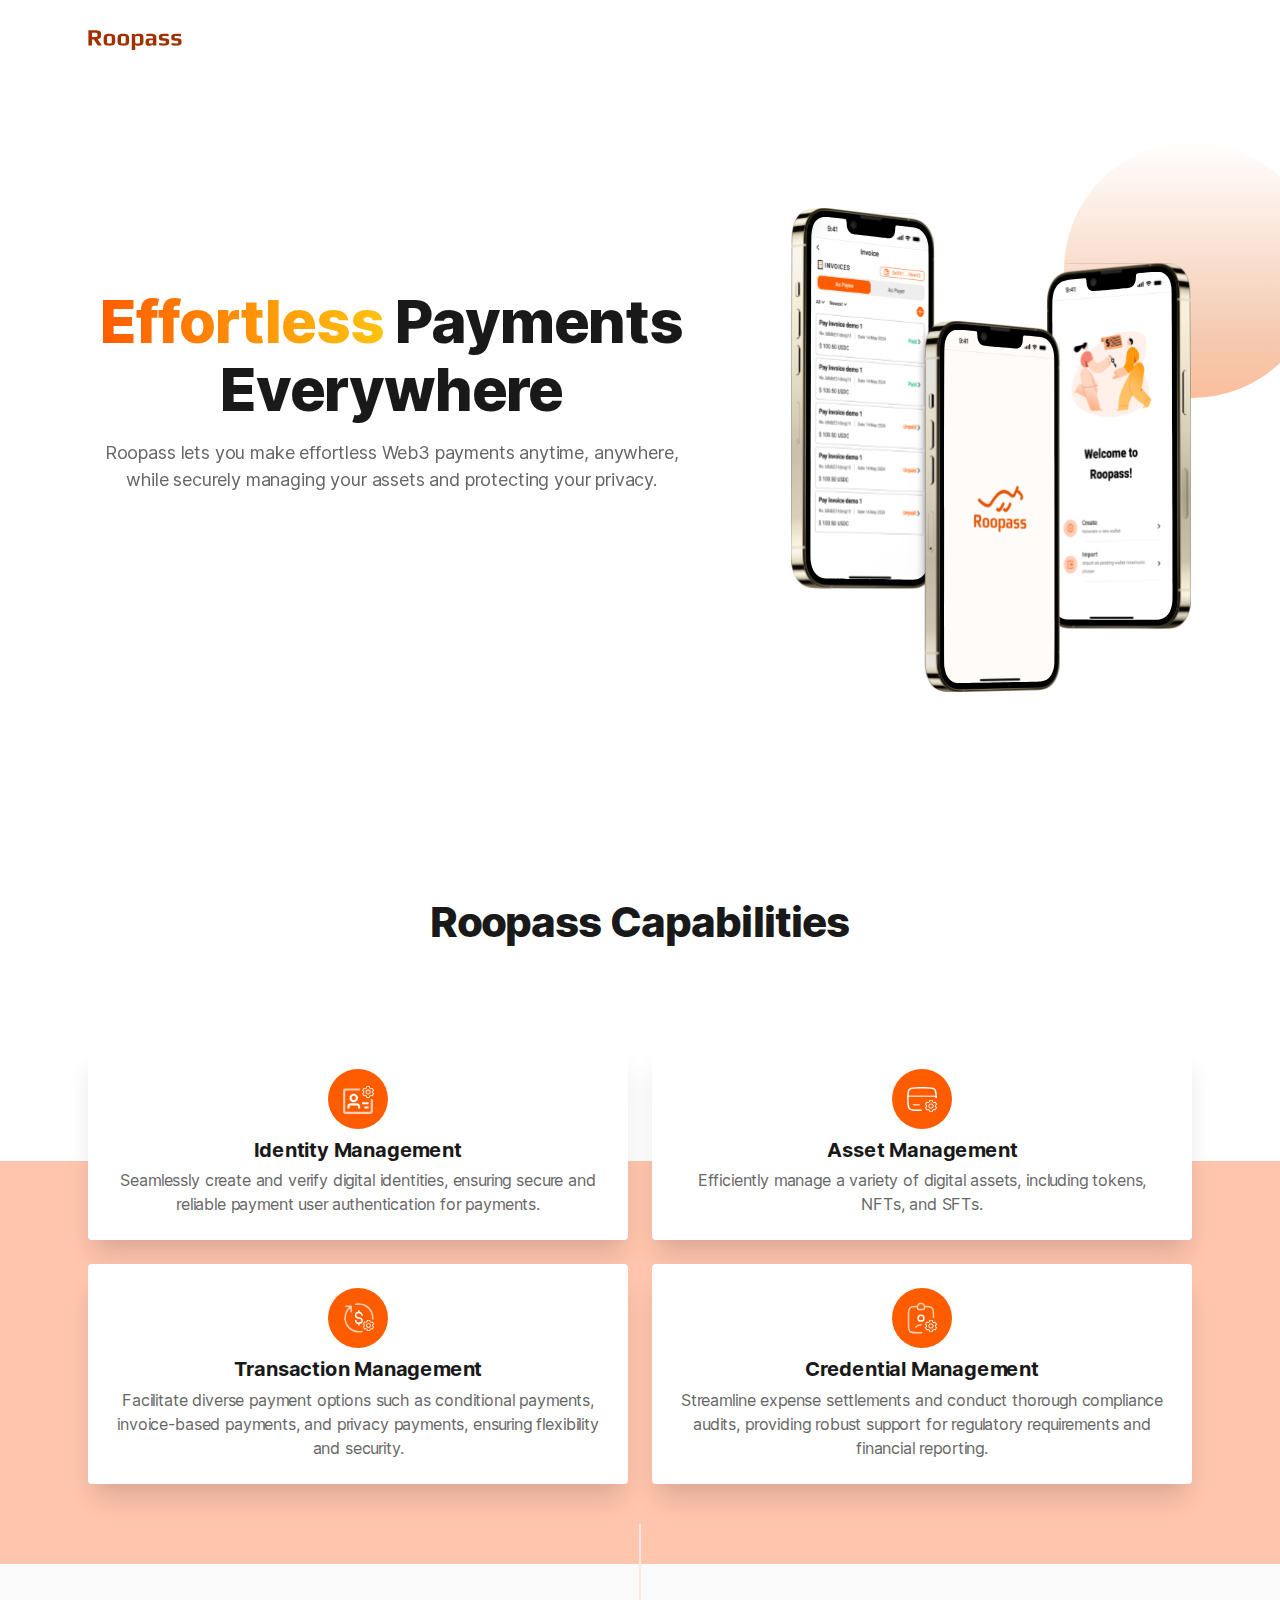
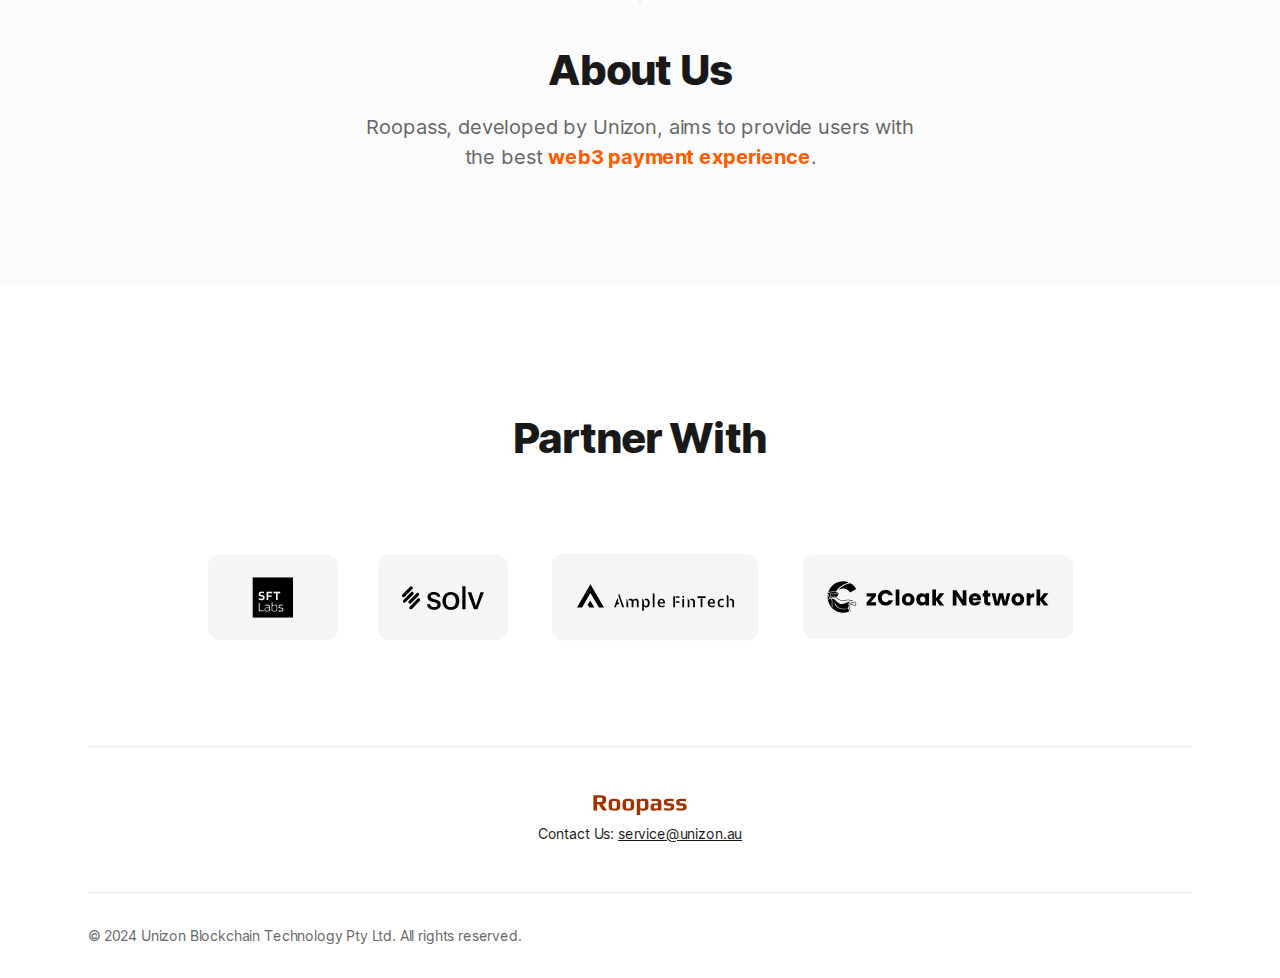
<file: index.html>
<!DOCTYPE html><html lang="en"><head><meta charSet="utf-8"/><meta name="viewport" content="width=device-width, initial-scale=1"/><link rel="preload" href="/_next/static/media/c9a5bc6a7c948fb0-s.p.woff2" as="font" crossorigin="" type="font/woff2"/><link rel="stylesheet" href="/_next/static/css/3bd7ccf3c8920cf7.css" crossorigin="" data-precedence="next"/><link rel="stylesheet" href="/_next/static/css/f76788cadc76491e.css" crossorigin="" data-precedence="next"/><link rel="preload" as="script" fetchPriority="low" href="/_next/static/chunks/webpack-c29f96a7d33cc607.js" crossorigin=""/><script src="/_next/static/chunks/fd9d1056-88acd27bac859e5d.js" async="" crossorigin=""></script><script src="/_next/static/chunks/938-941dd3d7d79f1a19.js" async="" crossorigin=""></script><script src="/_next/static/chunks/main-app-78367382fd1a4150.js" async="" crossorigin=""></script><script src="/_next/static/chunks/644-9ccc20bb13707e28.js" async=""></script><script src="/_next/static/chunks/app/(default)/page-fd669a7bd9186313.js" async=""></script><script src="/_next/static/chunks/250-708de5d36ae8ecbe.js" async=""></script><script src="/_next/static/chunks/app/(default)/layout-ec0bdeccc36e66b3.js" async=""></script><title>Roopass</title><meta name="description" content="Roopass"/><meta name="next-size-adjust"/><script src="/_next/static/chunks/polyfills-c67a75d1b6f99dc8.js" crossorigin="" noModule=""></script></head><body class="__variable_aaf875 font-inter antialiased bg-white text-gray-900 tracking-tight"><div class="flex flex-col min-h-screen overflow-hidden supports-[overflow:clip]:overflow-clip"><header class="fixed w-full z-30 md:bg-opacity-90 transition duration-300 ease-in-out "><div class="max-w-6xl mx-auto px-5 sm:px-6"><div class="flex items-center justify-between h-16 md:h-20"><div class="shrink-0 mr-4"><a class="block" aria-label="Cruip" href="/"><svg width="94" height="20.34" viewBox="0 0 382 83" fill="none" xmlns="http://www.w3.org/2000/svg"><path d="M0.72 0.695995H28.752C37.072 0.695995 43.088 1.72 46.8 3.768C50.512 5.752 52.368 9.112 52.368 13.848V24.792C52.368 28.44 51.056 31.32 48.432 33.432C45.872 35.48 42.448 36.792 38.16 37.368L56.208 63H38.928L22.608 38.52H15.696V63H0.72V0.695995ZM28.56 28.632C32.08 28.632 34.48 28.184 35.76 27.288C37.04 26.328 37.68 24.504 37.68 21.816V17.4C37.68 15.096 36.976 13.528 35.568 12.696C34.224 11.8 31.888 11.352 28.56 11.352H15.696V28.632H28.56ZM86.541 63.96C83.661 63.96 81.293 63.864 79.437 63.672C77.581 63.48 75.597 63.096 73.485 62.52C71.181 61.88 69.325 60.984 67.917 59.832C66.509 58.616 65.325 56.92 64.365 54.744C63.405 52.632 62.925 50.072 62.925 47.064V33.336C62.925 30.264 63.405 27.576 64.365 25.272C65.325 22.968 66.573 21.176 68.109 19.896C69.453 18.808 71.213 17.912 73.389 17.208C75.629 16.44 77.805 15.96 79.917 15.768C82.349 15.64 84.557 15.576 86.541 15.576C89.485 15.576 91.821 15.672 93.549 15.864C95.341 15.992 97.293 16.376 99.405 17.016C101.709 17.72 103.565 18.68 104.973 19.896C106.445 21.112 107.693 22.84 108.717 25.08C109.677 27.384 110.157 30.136 110.157 33.336V47.064C110.157 49.944 109.677 52.472 108.717 54.648C107.821 56.824 106.637 58.52 105.165 59.736C103.885 60.824 102.125 61.72 99.885 62.424C97.709 63.064 95.565 63.48 93.453 63.672C91.533 63.864 89.229 63.96 86.541 63.96ZM86.541 55.224C89.165 55.224 91.149 55.032 92.493 54.648C93.837 54.2 94.765 53.528 95.277 52.632C95.853 51.736 96.141 50.424 96.141 48.696V31.128C96.141 28.568 95.469 26.776 94.125 25.752C92.781 24.728 90.253 24.216 86.541 24.216C82.829 24.216 80.301 24.728 78.957 25.752C77.613 26.776 76.941 28.568 76.941 31.128V48.696C76.941 50.424 77.197 51.736 77.709 52.632C78.285 53.528 79.245 54.2 80.589 54.648C81.933 55.032 83.917 55.224 86.541 55.224ZM143.354 63.96C140.474 63.96 138.106 63.864 136.25 63.672C134.394 63.48 132.41 63.096 130.298 62.52C127.994 61.88 126.138 60.984 124.73 59.832C123.322 58.616 122.138 56.92 121.178 54.744C120.218 52.632 119.738 50.072 119.738 47.064V33.336C119.738 30.264 120.218 27.576 121.178 25.272C122.138 22.968 123.386 21.176 124.922 19.896C126.266 18.808 128.026 17.912 130.202 17.208C132.442 16.44 134.618 15.96 136.73 15.768C139.162 15.64 141.37 15.576 143.354 15.576C146.298 15.576 148.634 15.672 150.362 15.864C152.154 15.992 154.106 16.376 156.218 17.016C158.522 17.72 160.378 18.68 161.786 19.896C163.258 21.112 164.506 22.84 165.53 25.08C166.49 27.384 166.97 30.136 166.97 33.336V47.064C166.97 49.944 166.49 52.472 165.53 54.648C164.634 56.824 163.45 58.52 161.978 59.736C160.698 60.824 158.938 61.72 156.698 62.424C154.522 63.064 152.378 63.48 150.266 63.672C148.346 63.864 146.042 63.96 143.354 63.96ZM143.354 55.224C145.978 55.224 147.962 55.032 149.306 54.648C150.65 54.2 151.578 53.528 152.09 52.632C152.666 51.736 152.954 50.424 152.954 48.696V31.128C152.954 28.568 152.282 26.776 150.938 25.752C149.594 24.728 147.066 24.216 143.354 24.216C139.642 24.216 137.114 24.728 135.77 25.752C134.426 26.776 133.754 28.568 133.754 31.128V48.696C133.754 50.424 134.01 51.736 134.522 52.632C135.098 53.528 136.058 54.2 137.402 54.648C138.746 55.032 140.73 55.224 143.354 55.224ZM177.894 16.536H191.142V21.144C191.974 19.096 193.606 17.656 196.038 16.824C198.47 15.992 202.086 15.576 206.886 15.576C210.918 15.576 214.15 15.896 216.582 16.536C219.078 17.176 220.966 18.2 222.246 19.608C223.462 21.016 224.294 22.584 224.742 24.312C225.19 25.976 225.414 28.28 225.414 31.224V46.488C225.414 51.096 224.742 54.648 223.398 57.144C222.054 59.64 219.974 61.4 217.158 62.424C214.406 63.448 210.63 63.96 205.83 63.96C201.222 63.96 197.894 63.576 195.846 62.808C193.798 62.04 192.486 60.536 191.91 58.296V82.968H177.894V16.536ZM201.51 55.224C204.262 55.224 206.342 55.032 207.75 54.648C209.158 54.264 210.118 53.592 210.63 52.632C211.142 51.672 211.398 50.232 211.398 48.312V31.128C211.398 29.016 211.174 27.512 210.726 26.616C210.278 25.656 209.382 25.016 208.038 24.696C206.694 24.376 204.486 24.216 201.414 24.216C198.79 24.216 196.774 24.44 195.366 24.888C194.022 25.336 193.094 26.04 192.582 27C192.134 27.96 191.91 29.336 191.91 31.128V48.312C191.91 50.232 192.134 51.672 192.582 52.632C193.094 53.592 194.022 54.264 195.366 54.648C196.71 55.032 198.758 55.224 201.51 55.224ZM249.546 63.96C245.194 63.96 241.93 63.576 239.754 62.808C237.642 61.976 236.138 60.536 235.242 58.488C234.41 56.376 233.994 53.24 233.994 49.08C233.994 45.368 234.442 42.456 235.338 40.344C236.298 38.232 237.802 36.728 239.85 35.832C241.962 34.872 244.842 34.392 248.49 34.392H264.234V31.224C264.234 29.24 263.946 27.768 263.37 26.808C262.858 25.848 261.866 25.176 260.394 24.792C258.986 24.408 256.842 24.216 253.962 24.216C249.994 24.216 244.554 24.6 237.642 25.368V16.536C242.698 15.896 248.618 15.576 255.402 15.576C261.354 15.576 265.93 16.024 269.13 16.92C272.394 17.816 274.73 19.352 276.138 21.528C277.546 23.704 278.25 26.872 278.25 31.032V63H264.522V58.776C263.434 60.632 261.962 61.944 260.106 62.712C258.25 63.544 254.73 63.96 249.546 63.96ZM255.018 55.224C257.834 55.224 259.85 55.128 261.066 54.936C261.962 54.808 262.57 54.616 262.89 54.36C263.274 54.104 263.594 53.688 263.85 53.112C264.106 52.664 264.234 51.992 264.234 51.096V42.072H254.634C252.458 42.072 250.922 42.232 250.026 42.552C249.13 42.808 248.522 43.384 248.202 44.28C247.882 45.112 247.722 46.616 247.722 48.792C247.722 50.904 247.882 52.376 248.202 53.208C248.522 54.04 249.13 54.584 250.026 54.84C250.986 55.096 252.65 55.224 255.018 55.224ZM307.958 63.96C302.966 63.96 296.854 63.48 289.622 62.52V53.208C298.518 54.552 304.694 55.224 308.15 55.224C311.094 55.224 313.27 54.936 314.678 54.36C316.086 53.784 316.79 52.728 316.79 51.192V48.312C316.79 46.712 316.342 45.592 315.446 44.952C314.55 44.248 312.79 43.896 310.166 43.896H304.118C299.19 43.896 295.382 42.936 292.694 41.016C290.006 39.032 288.662 36.152 288.662 32.376V26.712C288.662 22.68 290.582 19.832 294.422 18.168C298.262 16.44 304.054 15.576 311.798 15.576C314.87 15.576 320.374 15.864 328.31 16.44V25.368C318.326 24.6 312.694 24.216 311.414 24.216C307.638 24.216 305.174 24.472 304.022 24.984C302.998 25.56 302.486 26.616 302.486 28.152V30.648C302.486 31.48 302.902 32.216 303.734 32.856C304.566 33.432 305.782 33.72 307.382 33.72H313.526C324.918 33.72 330.614 37.432 330.614 44.856V50.712C330.614 52.952 330.198 54.904 329.366 56.568C328.534 58.232 327.446 59.544 326.102 60.504C324.822 61.4 323.158 62.104 321.11 62.616C319.126 63.128 317.046 63.48 314.87 63.672C312.886 63.864 310.582 63.96 307.958 63.96ZM358.395 63.96C353.403 63.96 347.291 63.48 340.059 62.52V53.208C348.955 54.552 355.131 55.224 358.587 55.224C361.531 55.224 363.707 54.936 365.115 54.36C366.523 53.784 367.227 52.728 367.227 51.192V48.312C367.227 46.712 366.779 45.592 365.883 44.952C364.987 44.248 363.227 43.896 360.603 43.896H354.555C349.627 43.896 345.819 42.936 343.131 41.016C340.443 39.032 339.099 36.152 339.099 32.376V26.712C339.099 22.68 341.019 19.832 344.859 18.168C348.699 16.44 354.491 15.576 362.235 15.576C365.307 15.576 370.811 15.864 378.747 16.44V25.368C368.763 24.6 363.131 24.216 361.851 24.216C358.075 24.216 355.611 24.472 354.459 24.984C353.435 25.56 352.923 26.616 352.923 28.152V30.648C352.923 31.48 353.339 32.216 354.171 32.856C355.003 33.432 356.219 33.72 357.819 33.72H363.963C375.355 33.72 381.051 37.432 381.051 44.856V50.712C381.051 52.952 380.635 54.904 379.803 56.568C378.971 58.232 377.883 59.544 376.539 60.504C375.259 61.4 373.595 62.104 371.547 62.616C369.563 63.128 367.483 63.48 365.307 63.672C363.323 63.864 361.019 63.96 358.395 63.96Z" fill="#9F3102"></path></svg></a></div><nav class="hidden md:flex md:grow"><ul class="flex grow justify-end flex-wrap items-center"><li></li></ul></nav></div></div></header><main class="grow"><section class="relative h-[720px] mb-72 md:mb-24"><div class="absolute left-1/2 transform -translate-x-1/2 bottom-0 pointer-events-none -z-1" aria-hidden="true"><svg width="1360" height="578" viewBox="0 0 1360 578" xmlns="http://www.w3.org/2000/svg"><defs><linearGradient x1="50%" y1="0%" x2="50%" y2="100%" id="illustration-01"><stop stop-color="#FFF" offset="0%"></stop><stop stop-color="#F5C9AF" offset="77.402%"></stop><stop stop-color="#FCBF9C" offset="100%"></stop></linearGradient></defs><g fill="url(#illustration-01)" fill-rule="evenodd"><circle cx="1232" cy="128" r="128"></circle></g></svg></div><div class="max-w-6xl mx-auto px-4 sm:px-6 grid md:grid-cols-2 sm:grid-cols-1"><div class="pt-32 pb-12 md:pt-40 md:pb-20 md:mt-32 sm:mt-10 md:w-[110%]"><div class="text-center pb-12 md:pb-16"><h1 class="text-4xl md:text-[60px] font-extrabold leading-tighter tracking-tighter mb-4" data-aos="zoom-y-out"><span class="bg-clip-text text-transparent bg-gradient-to-r from-[#FF5C00] to-[#FFC30F]">Effortless</span> Payments Everywhere<!-- --> </h1><div class="max-w-3xl mx-auto"><p class="text-lg text-gray-600 mb-8" data-aos="zoom-y-out" data-aos-delay="150">Roopass lets you make effortless Web3 payments anytime, anywhere, while securely managing your assets and protecting your privacy.</p><div class="max-w-xs mx-auto sm:max-w-none sm:flex sm:justify-center" data-aos="zoom-y-out" data-aos-delay="300"></div></div></div></div><div class="md:mt-52 md:mr-[-150px]"><img alt="Features bg" loading="lazy" width="400" height="457" decoding="async" data-nimg="1" class="md:max-w-none mx-auto rounded" style="color:transparent" src="/_next/static/media/mockup.937d7d9c.svg"/></div></div></section><section class="relative"><div class="absolute inset-0 top-1/3 md:mt-24 bg-[#ffc5ad] pointer-events-none" aria-hidden="true"></div><div class="absolute left-0 right-0 bottom-0 m-auto w-px p-px h-20 bg-gray-200 transform translate-y-1/2"></div><div class="relative max-w-6xl mx-auto px-4 sm:px-6"><div class="py-12 md:py-20"><div class="max-w-3xl mx-auto text-center pb-12 md:pb-20"><h2 class="h2 mb-4">Roopass Capabilities</h2></div><div class="max-w-sm mx-auto grid gap-6 md:grid-cols-1 lg:grid-cols-2 items-start md:max-w-2xl lg:max-w-none"><div class="relative flex flex-col items-center p-6 bg-white rounded shadow-xl"><svg width="60" height="60" viewBox="0 0 60 60" fill="none" xmlns="http://www.w3.org/2000/svg"><circle cx="30" cy="30" r="30" fill="#FF5C00"></circle><path d="M28.9375 34.25H22.5625C21.7171 34.25 20.9064 34.5858 20.3086 35.1836C19.7108 35.7814 19.375 36.5921 19.375 37.4375V39.5625H21.5V37.4375C21.5 37.1557 21.6119 36.8855 21.8112 36.6862C22.0105 36.4869 22.2807 36.375 22.5625 36.375H28.9375C29.2193 36.375 29.4895 36.4869 29.6888 36.6862C29.8881 36.8855 30 37.1557 30 37.4375V39.5625H32.125V37.4375C32.125 36.5921 31.7892 35.7814 31.1914 35.1836C30.5936 34.5858 29.7829 34.25 28.9375 34.25ZM25.75 33.1875C26.5906 33.1875 27.4123 32.9382 28.1112 32.4712C28.8101 32.0043 29.3548 31.3405 29.6765 30.5639C29.9982 29.7873 30.0823 28.9328 29.9183 28.1084C29.7544 27.2839 29.3496 26.5267 28.7552 25.9323C28.1608 25.3379 27.4036 24.9332 26.5791 24.7692C25.7547 24.6052 24.9002 24.6893 24.1236 25.011C23.347 25.3327 22.6833 25.8774 22.2163 26.5763C21.7493 27.2752 21.5 28.0969 21.5 28.9375C21.5 30.0647 21.9478 31.1457 22.7448 31.9427C23.5418 32.7397 24.6228 33.1875 25.75 33.1875ZM25.75 26.8125C26.1703 26.8125 26.5811 26.9371 26.9306 27.1706C27.28 27.4041 27.5524 27.736 27.7132 28.1243C27.8741 28.5126 27.9162 28.9399 27.8342 29.3521C27.7522 29.7643 27.5498 30.1429 27.2526 30.4401C26.9554 30.7373 26.5768 30.9397 26.1646 31.0217C25.7524 31.1037 25.3251 31.0616 24.9368 30.9007C24.5485 30.7399 24.2166 30.4675 23.9831 30.1181C23.7496 29.7686 23.625 29.3578 23.625 28.9375C23.625 28.3739 23.8489 27.8334 24.2474 27.4349C24.6459 27.0364 25.1864 26.8125 25.75 26.8125Z" fill="white"></path><path opacity="0.7" d="M43.75 30C43.1977 30 42.75 30.4477 42.75 31V41.75C42.75 42.3023 42.3023 42.75 41.75 42.75H18.25C17.6977 42.75 17.25 42.3023 17.25 41.75V22.5C17.25 21.9477 17.6977 21.5 18.25 21.5H31.125C31.6773 21.5 32.125 21.0523 32.125 20.5V20.375C32.125 19.8227 31.6773 19.375 31.125 19.375H17.25C16.6864 19.375 16.1459 19.5989 15.7474 19.9974C15.3489 20.3959 15.125 20.9364 15.125 21.5V42.75C15.125 43.3136 15.3489 43.8541 15.7474 44.2526C16.1459 44.6511 16.6864 44.875 17.25 44.875H42.75C43.3136 44.875 43.8541 44.6511 44.2526 44.2526C44.6511 43.8541 44.875 43.3136 44.875 42.75V31C44.875 30.4477 44.4273 30 43.875 30H43.75Z" fill="white"></path><path d="M34.25 33.1875H40.625V35.3125H34.25V33.1875ZM36.375 37.4375H40.625V39.5625H36.375V37.4375Z" fill="white"></path><path d="M41.281 17.25C41.3717 17.25 41.46 17.2781 41.5333 17.3301C41.6066 17.3822 41.661 17.4555 41.6888 17.5397L42.1599 18.9664C42.3578 19.0607 42.5471 19.1667 42.7279 19.2861L44.2321 18.9706C44.3208 18.9521 44.4132 18.9616 44.496 18.9976C44.5788 19.0336 44.6478 19.0943 44.6929 19.1709L45.8802 21.1737C45.9255 21.2503 45.9447 21.3389 45.935 21.4268C45.9253 21.5148 45.8872 21.5974 45.8262 21.6629L44.794 22.7732C44.809 22.9861 44.809 23.1997 44.794 23.4127L45.8262 24.5246C45.8872 24.5901 45.9253 24.6727 45.935 24.7607C45.9447 24.8486 45.9255 24.9372 45.8802 25.0138L44.6929 27.0174C44.6476 27.0939 44.5786 27.1544 44.4958 27.1903C44.413 27.2261 44.3207 27.2355 44.2321 27.2169L42.7279 26.9014C42.548 27.0199 42.3578 27.1268 42.1608 27.2211L41.6888 28.6478C41.661 28.7319 41.6066 28.8053 41.5333 28.8574C41.46 28.9094 41.3717 28.9375 41.281 28.9375H38.9065C38.8158 28.9375 38.7275 28.9094 38.6542 28.8574C38.5809 28.8053 38.5265 28.7319 38.4987 28.6478L38.0284 27.2219C37.8311 27.1279 37.6408 27.0205 37.4588 26.9005L35.9554 27.2169C35.8667 27.2354 35.7743 27.2259 35.6915 27.1899C35.6087 27.1539 35.5397 27.0932 35.4946 27.0166L34.3073 25.0138C34.262 24.9372 34.2428 24.8486 34.2525 24.7607C34.2622 24.6727 34.3003 24.5901 34.3613 24.5246L35.3935 23.4127C35.3785 23.2003 35.3785 22.9872 35.3935 22.7748L34.3613 21.6629C34.3003 21.5974 34.2622 21.5148 34.2525 21.4268C34.2428 21.3389 34.262 21.2503 34.3073 21.1737L35.4946 19.1701C35.5399 19.0936 35.6089 19.0331 35.6917 18.9972C35.7745 18.9614 35.8668 18.952 35.9554 18.9706L37.4588 19.287C37.6404 19.1676 37.8306 19.0599 38.0284 18.9656L38.4996 17.5397C38.5272 17.4558 38.5814 17.3826 38.6543 17.3306C38.7273 17.2786 38.8152 17.2504 38.9056 17.25H41.2802H41.281ZM40.9675 18.0848H39.22L38.7334 19.56L38.4054 19.7161C38.2441 19.793 38.0884 19.8806 37.9394 19.9782L37.6361 20.1786L36.0805 19.8513L35.2067 21.3273L36.2732 22.4777L36.2475 22.8316C36.2352 23.0062 36.2352 23.1813 36.2475 23.3559L36.2732 23.7098L35.205 24.8602L36.0796 26.3362L37.6353 26.0098L37.9385 26.2093C38.0875 26.3069 38.2432 26.3945 38.4045 26.4714L38.7326 26.6275L39.22 28.1027H40.9692L41.4575 26.6267L41.7847 26.4714C41.9458 26.3947 42.1013 26.3071 42.2499 26.2093L42.5522 26.0098L44.1087 26.3362L44.9825 24.8602L43.9151 23.7098L43.9408 23.3559C43.9532 23.1811 43.9532 23.0056 43.9408 22.8308L43.9151 22.4768L44.9833 21.3273L44.1087 19.8513L42.5522 20.1769L42.2499 19.9782C42.1013 19.8804 41.9458 19.7928 41.7847 19.7161L41.4575 19.5608L40.9684 18.0848H40.9675ZM40.0937 20.5893C40.7753 20.5893 41.429 20.8531 41.9109 21.3228C42.3929 21.7925 42.6636 22.4295 42.6636 23.0937C42.6636 23.758 42.3929 24.395 41.9109 24.8647C41.429 25.3344 40.7753 25.5982 40.0937 25.5982C39.4122 25.5982 38.7585 25.3344 38.2766 24.8647C37.7946 24.395 37.5239 23.758 37.5239 23.0937C37.5239 22.4295 37.7946 21.7925 38.2766 21.3228C38.7585 20.8531 39.4122 20.5893 40.0937 20.5893ZM40.0937 21.4241C39.6394 21.4241 39.2036 21.6 38.8823 21.9131C38.561 22.2263 38.3805 22.6509 38.3805 23.0937C38.3805 23.5366 38.561 23.9612 38.8823 24.2744C39.2036 24.5875 39.6394 24.7634 40.0937 24.7634C40.5481 24.7634 40.9839 24.5875 41.3052 24.2744C41.6265 23.9612 41.807 23.5366 41.807 23.0937C41.807 22.6509 41.6265 22.2263 41.3052 21.9131C40.9839 21.6 40.5481 21.4241 40.0937 21.4241Z" fill="white"></path></svg><h4 class="text-xl font-bold leading-snug tracking-tight mt-2 mb-1">Identity Management</h4><p class="text-gray-600 text-center">Seamlessly create and verify digital identities, ensuring secure and reliable payment user authentication for payments.</p></div><div class="relative flex flex-col items-center p-6 bg-white rounded shadow-xl"><svg width="60" height="60" viewBox="0 0 60 60" fill="none" xmlns="http://www.w3.org/2000/svg"><circle cx="30" cy="30" r="30" fill="#FF5C00"></circle><path d="M44.1666 28.5832C44.1524 24.1717 44.0136 21.8328 42.5062 20.3268C40.8473 18.6665 38.1755 18.6665 32.8333 18.6665H27.1666C21.8243 18.6665 19.1525 18.6665 17.4936 20.3268C15.8333 21.9858 15.8333 24.6576 15.8333 29.9998C15.8333 35.3421 15.8333 38.0139 17.4936 39.6728C19.1525 41.3332 21.8243 41.3332 27.1666 41.3332H29.2916" stroke="white" stroke-width="1.5" stroke-linecap="round"></path><path opacity="0.7" d="M27.1667 35.6665H21.5" stroke="white" stroke-width="1.5" stroke-linecap="round"></path><path opacity="0.7" d="M15.8333 27.1665H44.1666" stroke="white" stroke-width="1.5" stroke-linecap="round"></path><path d="M40.219 31C40.3121 31 40.4028 31.0288 40.4781 31.0823C40.5533 31.1357 40.6092 31.211 40.6377 31.2974L41.1214 32.7623C41.3246 32.8591 41.519 32.968 41.7045 33.0906L43.249 32.7666C43.34 32.7476 43.4349 32.7573 43.52 32.7943C43.605 32.8313 43.6758 32.8936 43.7222 32.9723L44.9412 35.0286C44.9877 35.1072 45.0074 35.1982 44.9975 35.2885C44.9875 35.3788 44.9484 35.4636 44.8858 35.5309L43.8259 36.6709C43.8414 36.8895 43.8414 37.1088 43.8259 37.3274L44.8858 38.4691C44.9484 38.5364 44.9875 38.6212 44.9975 38.7115C45.0074 38.8018 44.9877 38.8928 44.9412 38.9714L43.7222 41.0286C43.6757 41.1071 43.6048 41.1693 43.5198 41.2061C43.4348 41.2429 43.3399 41.2525 43.249 41.2334L41.7045 40.9094C41.5198 41.0311 41.3246 41.1409 41.1223 41.2377L40.6377 42.7026C40.6092 42.789 40.5533 42.8643 40.4781 42.9177C40.4028 42.9712 40.3121 43 40.219 43H37.781C37.6879 43 37.5972 42.9712 37.5219 42.9177C37.4467 42.8643 37.3908 42.789 37.3623 42.7026L36.8795 41.2386C36.6769 41.142 36.4814 41.0317 36.2946 40.9086L34.751 41.2334C34.66 41.2524 34.5651 41.2427 34.48 41.2057C34.395 41.1687 34.3242 41.1064 34.2778 41.0277L33.0588 38.9714C33.0123 38.8928 32.9926 38.8018 33.0025 38.7115C33.0125 38.6212 33.0516 38.5364 33.1142 38.4691L34.1741 37.3274C34.1587 37.1094 34.1587 36.8906 34.1741 36.6726L33.1142 35.5309C33.0516 35.4636 33.0125 35.3788 33.0025 35.2885C32.9926 35.1982 33.0123 35.1072 33.0588 35.0286L34.2778 32.9714C34.3243 32.8929 34.3952 32.8307 34.4802 32.7939C34.5652 32.7571 34.6601 32.7475 34.751 32.7666L36.2946 33.0914C36.481 32.9689 36.6763 32.8583 36.8795 32.7614L37.3632 31.2974C37.3916 31.2113 37.4472 31.1362 37.5221 31.0828C37.597 31.0293 37.6873 31.0004 37.7801 31H40.2181H40.219ZM39.8971 31.8571H38.1029L37.6033 33.3717L37.2665 33.532C37.1009 33.611 36.941 33.7009 36.788 33.8011L36.4767 34.0069L34.8794 33.6709L33.9823 35.1863L35.0773 36.3674L35.0509 36.7309C35.0383 36.9101 35.0383 37.0899 35.0509 37.2691L35.0773 37.6326L33.9806 38.8137L34.8786 40.3291L36.4758 39.994L36.7871 40.1989C36.9401 40.2991 37.1 40.389 37.2656 40.468L37.6024 40.6283L38.1029 42.1429H39.8989L40.4002 40.6274L40.7362 40.468C40.9016 40.3892 41.0612 40.2993 41.2138 40.1989L41.5242 39.994L43.1223 40.3291L44.0194 38.8137L42.9235 37.6326L42.9499 37.2691C42.9626 37.0896 42.9626 36.9095 42.9499 36.73L42.9235 36.3666L44.0203 35.1863L43.1223 33.6709L41.5242 34.0051L41.2138 33.8011C41.0612 33.7007 40.9016 33.6108 40.7362 33.532L40.4002 33.3726L39.898 31.8571H39.8971ZM39 34.4286C39.6998 34.4286 40.3709 34.6995 40.8657 35.1817C41.3606 35.664 41.6386 36.318 41.6386 37C41.6386 37.682 41.3606 38.336 40.8657 38.8183C40.3709 39.3005 39.6998 39.5714 39 39.5714C38.3002 39.5714 37.6291 39.3005 37.1343 38.8183C36.6394 38.336 36.3614 37.682 36.3614 37C36.3614 36.318 36.6394 35.664 37.1343 35.1817C37.6291 34.6995 38.3002 34.4286 39 34.4286ZM39 35.2857C38.5335 35.2857 38.0861 35.4663 37.7562 35.7878C37.4263 36.1093 37.241 36.5453 37.241 37C37.241 37.4547 37.4263 37.8907 37.7562 38.2122C38.0861 38.5337 38.5335 38.7143 39 38.7143C39.4665 38.7143 39.9139 38.5337 40.2438 38.2122C40.5737 37.8907 40.759 37.4547 40.759 37C40.759 36.5453 40.5737 36.1093 40.2438 35.7878C39.9139 35.4663 39.4665 35.2857 39 35.2857Z" fill="white"></path></svg><h4 class="text-xl font-bold leading-snug tracking-tight mt-2 mb-1">Asset Management</h4><p class="text-gray-600 text-center">Efficiently manage a variety of digital assets, including tokens, NFTs, and SFTs.</p></div><div class="relative flex flex-col items-center p-6 bg-white rounded shadow-xl"><svg width="60" height="60" viewBox="0 0 60 60" fill="none" xmlns="http://www.w3.org/2000/svg"><circle cx="30" cy="30" r="30" fill="#FF5C00"></circle><path opacity="0.7" d="M27.7989 16.3496C30.9655 15.6249 34.2859 16.0345 37.1815 17.5069C40.077 18.9793 42.364 21.4212 43.6438 24.4068C44.5399 26.4974 44.9024 28.7618 44.7198 31M23.1749 18.3426C20.4759 20.1427 18.4932 22.8319 17.5715 25.9425C16.6499 29.0531 16.8477 32.3884 18.1304 35.3683C19.4132 38.3482 21.6999 40.7842 24.5927 42.2528C27.4856 43.7213 30.8017 44.1295 33.9643 43.4063M23.1749 18.3426V23.7126M23.1749 18.3426H17.7802" stroke="white" stroke-width="1.5" stroke-linecap="round" stroke-linejoin="round"></path><path d="M27.6177 32.5248C27.6871 33.3255 28.0679 34.067 28.6783 34.5899C29.2886 35.1128 30.0798 35.3753 30.8817 35.321C33.5147 35.321 34.1457 33.8087 34.1457 32.5248C34.1457 31.241 33.0577 29.881 30.8817 29.881C28.7057 29.881 27.6177 29.0214 27.6177 27.2697C27.638 26.8668 27.7396 26.4721 27.9163 26.1093C28.0931 25.7466 28.3414 25.4234 28.6463 25.1592C28.9513 24.8949 29.3065 24.6951 29.6906 24.5716C30.0748 24.4482 30.4799 24.4037 30.8817 24.4409C31.6841 24.4064 32.4693 24.6802 33.0763 25.2062C33.6832 25.7322 34.0659 26.4706 34.1457 27.2697M30.8817 36.9497V35.5353M30.8817 22.8057V24.4366" stroke="white" stroke-width="1.5" stroke-linecap="round" stroke-linejoin="round"></path><path d="M41.6174 32C41.7028 32 41.7859 32.0264 41.8549 32.0754C41.9239 32.1244 41.9751 32.1935 42.0012 32.2726L42.4446 33.6154C42.6309 33.7042 42.809 33.804 42.9792 33.9164L44.3949 33.6194C44.4784 33.602 44.5653 33.6109 44.6433 33.6448C44.7212 33.6787 44.7861 33.7358 44.8286 33.8079L45.9461 35.6929C45.9887 35.765 46.0068 35.8484 45.9977 35.9311C45.9886 36.0139 45.9527 36.0917 45.8953 36.1533L44.9238 37.1983C44.9379 37.3987 44.9379 37.5998 44.9238 37.8001L45.8953 38.8467C45.9527 38.9083 45.9886 38.9861 45.9977 39.0689C46.0068 39.1516 45.9887 39.235 45.9461 39.3071L44.8286 41.1929C44.786 41.2648 44.7211 41.3218 44.6431 41.3556C44.5652 41.3893 44.4783 41.3981 44.3949 41.3806L42.9792 41.0836C42.8098 41.1952 42.6309 41.2958 42.4454 41.3846L42.0012 42.7274C41.9751 42.8065 41.9239 42.8756 41.8549 42.9246C41.7859 42.9736 41.7028 43 41.6174 43H39.3826C39.2972 43 39.2141 42.9736 39.1451 42.9246C39.0761 42.8756 39.0249 42.8065 38.9988 42.7274L38.5562 41.3854C38.3705 41.2968 38.1913 41.1957 38.02 41.0829L36.6051 41.3806C36.5216 41.398 36.4347 41.3891 36.3567 41.3552C36.2788 41.3213 36.2139 41.2642 36.1714 41.1921L35.0539 39.3071C35.0113 39.235 34.9932 39.1516 35.0023 39.0689C35.0114 38.9861 35.0473 38.9083 35.1047 38.8467L36.0762 37.8001C36.0621 37.6003 36.0621 37.3997 36.0762 37.1999L35.1047 36.1533C35.0473 36.0917 35.0114 36.0139 35.0023 35.9311C34.9932 35.8484 35.0113 35.765 35.0539 35.6929L36.1714 33.8071C36.214 33.7352 36.2789 33.6782 36.3569 33.6444C36.4348 33.6107 36.5217 33.6019 36.6051 33.6194L38.02 33.9171C38.191 33.8048 38.3699 33.7034 38.5562 33.6146L38.9996 32.2726C39.0256 32.1937 39.0766 32.1248 39.1453 32.0759C39.2139 32.0269 39.2967 32.0003 39.3818 32H41.6166H41.6174ZM41.3224 32.7857H39.6776L39.2197 34.1741L38.9109 34.321C38.7591 34.3934 38.6126 34.4758 38.4723 34.5677L38.1869 34.7563L36.7228 34.4483L35.9005 35.8374L36.9042 36.9201L36.88 37.2533C36.8684 37.4176 36.8684 37.5824 36.88 37.7467L36.9042 38.0799L35.8989 39.1626L36.722 40.5517L38.1861 40.2445L38.4715 40.4323C38.6118 40.5242 38.7583 40.6066 38.9101 40.679L39.2189 40.8259L39.6776 42.2143H41.324L41.7835 40.8251L42.0915 40.679C42.2431 40.6068 42.3894 40.5243 42.5293 40.4323L42.8139 40.2445L44.2788 40.5517L45.1011 39.1626L44.0966 38.0799L44.1208 37.7467C44.1324 37.5822 44.1324 37.417 44.1208 37.2525L44.0966 36.9194L45.102 35.8374L44.2788 34.4483L42.8139 34.7547L42.5293 34.5677C42.3894 34.4757 42.2431 34.3932 42.0915 34.321L41.7835 34.1749L41.3232 32.7857H41.3224ZM40.5 35.1429C41.1415 35.1429 41.7567 35.3912 42.2103 35.8332C42.6639 36.2753 42.9187 36.8748 42.9187 37.5C42.9187 38.1252 42.6639 38.7247 42.2103 39.1668C41.7567 39.6088 41.1415 39.8571 40.5 39.8571C39.8585 39.8571 39.2433 39.6088 38.7897 39.1668C38.3361 38.7247 38.0813 38.1252 38.0813 37.5C38.0813 36.8748 38.3361 36.2753 38.7897 35.8332C39.2433 35.3912 39.8585 35.1429 40.5 35.1429ZM40.5 35.9286C40.0723 35.9286 39.6622 36.0941 39.3598 36.3888C39.0574 36.6835 38.8875 37.0832 38.8875 37.5C38.8875 37.9168 39.0574 38.3165 39.3598 38.6112C39.6622 38.9059 40.0723 39.0714 40.5 39.0714C40.9277 39.0714 41.3378 38.9059 41.6402 38.6112C41.9426 38.3165 42.1125 37.9168 42.1125 37.5C42.1125 37.0832 41.9426 36.6835 41.6402 36.3888C41.3378 36.0941 40.9277 35.9286 40.5 35.9286Z" fill="white"></path></svg><h4 class="text-xl font-bold leading-snug tracking-tight mt-2 mb-1">Transaction Management</h4><p class="text-gray-600 text-center">Facilitate diverse payment options such as conditional payments, invoice-based payments, and privacy payments, ensuring flexibility and security.</p></div><div class="relative flex flex-col items-center p-6 bg-white rounded shadow-xl"><svg width="60" height="60" viewBox="0 0 60 60" fill="none" xmlns="http://www.w3.org/2000/svg"><circle cx="30" cy="30" r="30" fill="#FF5C00"></circle><path d="M40.219 32C40.3121 32 40.4028 32.0288 40.4781 32.0823C40.5533 32.1357 40.6092 32.211 40.6377 32.2974L41.1214 33.7623C41.3246 33.8591 41.519 33.968 41.7045 34.0906L43.249 33.7666C43.34 33.7476 43.4349 33.7573 43.52 33.7943C43.605 33.8313 43.6758 33.8936 43.7222 33.9723L44.9412 36.0286C44.9877 36.1072 45.0074 36.1982 44.9975 36.2885C44.9875 36.3788 44.9484 36.4636 44.8858 36.5309L43.8259 37.6709C43.8414 37.8895 43.8414 38.1088 43.8259 38.3274L44.8858 39.4691C44.9484 39.5364 44.9875 39.6212 44.9975 39.7115C45.0074 39.8018 44.9877 39.8928 44.9412 39.9714L43.7222 42.0286C43.6757 42.1071 43.6048 42.1693 43.5198 42.2061C43.4348 42.2429 43.3399 42.2525 43.249 42.2334L41.7045 41.9094C41.5198 42.0311 41.3246 42.1409 41.1223 42.2377L40.6377 43.7026C40.6092 43.789 40.5533 43.8643 40.4781 43.9177C40.4028 43.9712 40.3121 44 40.219 44H37.781C37.6879 44 37.5972 43.9712 37.5219 43.9177C37.4467 43.8643 37.3908 43.789 37.3623 43.7026L36.8795 42.2386C36.6769 42.142 36.4814 42.0317 36.2946 41.9086L34.751 42.2334C34.66 42.2524 34.5651 42.2427 34.48 42.2057C34.395 42.1687 34.3242 42.1064 34.2778 42.0277L33.0588 39.9714C33.0123 39.8928 32.9926 39.8018 33.0025 39.7115C33.0125 39.6212 33.0516 39.5364 33.1142 39.4691L34.1741 38.3274C34.1587 38.1094 34.1587 37.8906 34.1741 37.6726L33.1142 36.5309C33.0516 36.4636 33.0125 36.3788 33.0025 36.2885C32.9926 36.1982 33.0123 36.1072 33.0588 36.0286L34.2778 33.9714C34.3243 33.8929 34.3952 33.8307 34.4802 33.7939C34.5652 33.7571 34.6601 33.7475 34.751 33.7666L36.2946 34.0914C36.481 33.9689 36.6763 33.8583 36.8795 33.7614L37.3632 32.2974C37.3916 32.2113 37.4472 32.1362 37.5221 32.0828C37.597 32.0293 37.6873 32.0004 37.7801 32H40.2181H40.219ZM39.8971 32.8571H38.1029L37.6033 34.3717L37.2665 34.532C37.1009 34.611 36.941 34.7009 36.788 34.8011L36.4767 35.0069L34.8794 34.6709L33.9823 36.1863L35.0773 37.3674L35.0509 37.7309C35.0383 37.9101 35.0383 38.0899 35.0509 38.2691L35.0773 38.6326L33.9806 39.8137L34.8786 41.3291L36.4758 40.994L36.7871 41.1989C36.9401 41.2991 37.1 41.389 37.2656 41.468L37.6024 41.6283L38.1029 43.1429H39.8989L40.4002 41.6274L40.7362 41.468C40.9016 41.3892 41.0612 41.2993 41.2138 41.1989L41.5242 40.994L43.1223 41.3291L44.0194 39.8137L42.9235 38.6326L42.9499 38.2691C42.9626 38.0896 42.9626 37.9095 42.9499 37.73L42.9235 37.3666L44.0203 36.1863L43.1223 34.6709L41.5242 35.0051L41.2138 34.8011C41.0612 34.7007 40.9016 34.6108 40.7362 34.532L40.4002 34.3726L39.898 32.8571H39.8971ZM39 35.4286C39.6998 35.4286 40.3709 35.6995 40.8657 36.1817C41.3606 36.664 41.6386 37.318 41.6386 38C41.6386 38.682 41.3606 39.336 40.8657 39.8183C40.3709 40.3005 39.6998 40.5714 39 40.5714C38.3002 40.5714 37.6291 40.3005 37.1343 39.8183C36.6394 39.336 36.3614 38.682 36.3614 38C36.3614 37.318 36.6394 36.664 37.1343 36.1817C37.6291 35.6995 38.3002 35.4286 39 35.4286ZM39 36.2857C38.5335 36.2857 38.0861 36.4663 37.7562 36.7878C37.4263 37.1093 37.241 37.5453 37.241 38C37.241 38.4547 37.4263 38.8907 37.7562 39.2122C38.0861 39.5337 38.5335 39.7143 39 39.7143C39.4665 39.7143 39.9139 39.5337 40.2438 39.2122C40.5737 38.8907 40.759 38.4547 40.759 38C40.759 37.5453 40.5737 37.1093 40.2438 36.7878C39.9139 36.4663 39.4665 36.2857 39 36.2857Z" fill="white"></path><path d="M28.9935 33.1193C30.6131 33.1193 31.9261 31.8063 31.9261 30.1866C31.9261 28.5669 30.6131 27.2539 28.9935 27.2539C27.3738 27.2539 26.0608 28.5669 26.0608 30.1866C26.0608 31.8063 27.3738 33.1193 28.9935 33.1193Z" stroke="white" stroke-width="1.5" stroke-linecap="round" stroke-linejoin="round"></path><path opacity="0.7" d="M23.8615 38.9844C25.2545 37.6647 26.4276 36.9315 29.0303 36.7849M41.4575 29.4532C41.4575 28.2801 41.4942 24.6876 41.3109 23.2212C41.2009 22.0115 40.871 20.3619 39.368 19.4088C38.4515 18.9322 37.5717 18.4923 33.356 18.4556M24.5213 18.4556C21.3687 18.4556 18.9126 18.7122 17.7028 20.2152C16.6764 21.6185 16.7365 23.2212 16.6398 23.7344C16.4198 26.4838 16.5664 36.0883 16.5664 37.7013C16.5664 39.3876 16.4565 42.8144 18.7659 43.9699C20.7455 44.9597 22.7984 44.8131 29.7635 44.8497M28.7737 15.523C27.8939 15.523 27.1607 15.523 26.4276 16.2928C25.8044 16.8793 25.8997 17.3969 25.6577 18.309C25.3146 19.592 25.1445 20.2695 25.6211 20.8018C26.058 21.3736 26.7927 21.3766 27.4423 21.378H27.454C28.0772 21.422 30.1711 21.4015 30.7899 21.378C31.4527 21.3516 31.9879 21.315 32.4395 20.7285C32.8428 20.205 32.6038 19.3325 32.3662 18.419C32.1316 17.5186 32.2196 17.0626 31.5964 16.2928C30.7166 15.413 29.6535 15.523 28.7737 15.523Z" stroke="white" stroke-width="1.5" stroke-linecap="round" stroke-linejoin="round"></path></svg><h4 class="text-xl font-bold leading-snug tracking-tight mt-2 mb-1">Credential Management</h4><p class="text-gray-600 text-center">Streamline expense settlements and conduct thorough compliance audits, providing robust support for regulatory requirements and financial reporting.</p></div></div></div></div></section><section class="relative"><div class="absolute inset-0 bg-gray-100 pointer-events-none mb-[-50px]" aria-hidden="true"></div><div class="absolute left-0 right-0 m-auto w-px p-px h-20 bg-[#FCE9E6] transform -translate-y-1/2"></div><div class="relative max-w-6xl mx-auto px-4 sm:px-6"><div class="pt-12 md:pt-20"><div class="max-w-xl mx-auto text-center pb-12 md:pb-16"><h1 class="h2 mb-4">About Us</h1><p class="text-xl text-gray-600">Roopass, developed by Unizon, aims to provide users with the best<!-- --> <span class="text-[#FF5C00] font-bold">web3 payment experience</span>.</p></div><div class="max-w-sm mb-24 mx-auto grid gap-3 md:grid-cols-2 lg:grid-cols-4 items-start md:max-w-2xl lg:max-w-none"></div></div></div></section><section class="relative"><div class="absolute left-1/2 transform -translate-x-1/2 bottom-0 pointer-events-none -mb-32" aria-hidden="true"><svg width="1760" height="518" viewBox="0 0 1760 518" xmlns="http://www.w3.org/2000/svg"><defs><linearGradient x1="50%" y1="0%" x2="50%" y2="100%" id="illustration-02"><stop stop-color="#FFF" offset="0%"></stop><stop stop-color="#F5C9AF" offset="77.402%"></stop><stop stop-color="#FCBF9C" offset="100%"></stop></linearGradient></defs><g transform="translate(0 -3)" fill="url(#illustration-02)" fill-rule="evenodd"></g></svg></div><div class="max-w-6xl mx-auto px-4 sm:px-6"><div class="py-12 md:py-20"><div class="max-w-3xl mx-auto text-center pb-12 md:pb-16"><h2 class="h2">Partner With</h2></div><div class="max-w-sm md:max-w-4xl mx-auto flex justify-center gap-5 md:gap-10"><a href="https://sftlabs.io/" class="flex items-center justify-center py-2 col-span-2 md:col-auto"><img alt="SFTLabsLogo" loading="lazy" width="130" height="53" decoding="async" data-nimg="1" class="md:max-w-none mx-auto rounded" style="color:transparent" src="/_next/static/media/SFTLabs.968591af.svg"/></a><a href="https://solv.finance/" class="flex items-center justify-center py-2 col-span-2 md:col-auto"><img alt="SolvLogo" loading="lazy" width="130" height="457" decoding="async" data-nimg="1" class="md:max-w-none mx-auto rounded" style="color:transparent" src="/_next/static/media/solv-logo.bc8f7daf.svg"/></a><a href="https://unizon.au/" class="flex items-center justify-center py-2 col-span-2 md:col-auto"><img alt="UnizonLogo" loading="lazy" width="215" height="457" decoding="async" data-nimg="1" class="md:max-w-none mx-auto rounded" style="color:transparent" src="/_next/static/media/ample_logo.c850e330.svg"/></a><a href="https://zcloak.network/" class="flex items-center justify-center py-2 col-span-2 md:col-auto"><img alt="zCloakLogo" loading="lazy" width="270" height="457" decoding="async" data-nimg="1" class="md:max-w-none mx-auto rounded" style="color:transparent" src="/_next/static/media/zCloak-logo.c583a467.svg"/></a></div></div></div></section></main><footer><div class="max-w-6xl mx-auto px-4 sm:px-6"><div class="flex flex-col gap-8 py-8 md:py-12 border-t border-gray-200"><div class="flex flex-col justify-center items-center"><div class="mb-2"><a class="block" aria-label="Cruip" href="/"><svg width="94" height="20.34" viewBox="0 0 382 83" fill="none" xmlns="http://www.w3.org/2000/svg"><path d="M0.72 0.695995H28.752C37.072 0.695995 43.088 1.72 46.8 3.768C50.512 5.752 52.368 9.112 52.368 13.848V24.792C52.368 28.44 51.056 31.32 48.432 33.432C45.872 35.48 42.448 36.792 38.16 37.368L56.208 63H38.928L22.608 38.52H15.696V63H0.72V0.695995ZM28.56 28.632C32.08 28.632 34.48 28.184 35.76 27.288C37.04 26.328 37.68 24.504 37.68 21.816V17.4C37.68 15.096 36.976 13.528 35.568 12.696C34.224 11.8 31.888 11.352 28.56 11.352H15.696V28.632H28.56ZM86.541 63.96C83.661 63.96 81.293 63.864 79.437 63.672C77.581 63.48 75.597 63.096 73.485 62.52C71.181 61.88 69.325 60.984 67.917 59.832C66.509 58.616 65.325 56.92 64.365 54.744C63.405 52.632 62.925 50.072 62.925 47.064V33.336C62.925 30.264 63.405 27.576 64.365 25.272C65.325 22.968 66.573 21.176 68.109 19.896C69.453 18.808 71.213 17.912 73.389 17.208C75.629 16.44 77.805 15.96 79.917 15.768C82.349 15.64 84.557 15.576 86.541 15.576C89.485 15.576 91.821 15.672 93.549 15.864C95.341 15.992 97.293 16.376 99.405 17.016C101.709 17.72 103.565 18.68 104.973 19.896C106.445 21.112 107.693 22.84 108.717 25.08C109.677 27.384 110.157 30.136 110.157 33.336V47.064C110.157 49.944 109.677 52.472 108.717 54.648C107.821 56.824 106.637 58.52 105.165 59.736C103.885 60.824 102.125 61.72 99.885 62.424C97.709 63.064 95.565 63.48 93.453 63.672C91.533 63.864 89.229 63.96 86.541 63.96ZM86.541 55.224C89.165 55.224 91.149 55.032 92.493 54.648C93.837 54.2 94.765 53.528 95.277 52.632C95.853 51.736 96.141 50.424 96.141 48.696V31.128C96.141 28.568 95.469 26.776 94.125 25.752C92.781 24.728 90.253 24.216 86.541 24.216C82.829 24.216 80.301 24.728 78.957 25.752C77.613 26.776 76.941 28.568 76.941 31.128V48.696C76.941 50.424 77.197 51.736 77.709 52.632C78.285 53.528 79.245 54.2 80.589 54.648C81.933 55.032 83.917 55.224 86.541 55.224ZM143.354 63.96C140.474 63.96 138.106 63.864 136.25 63.672C134.394 63.48 132.41 63.096 130.298 62.52C127.994 61.88 126.138 60.984 124.73 59.832C123.322 58.616 122.138 56.92 121.178 54.744C120.218 52.632 119.738 50.072 119.738 47.064V33.336C119.738 30.264 120.218 27.576 121.178 25.272C122.138 22.968 123.386 21.176 124.922 19.896C126.266 18.808 128.026 17.912 130.202 17.208C132.442 16.44 134.618 15.96 136.73 15.768C139.162 15.64 141.37 15.576 143.354 15.576C146.298 15.576 148.634 15.672 150.362 15.864C152.154 15.992 154.106 16.376 156.218 17.016C158.522 17.72 160.378 18.68 161.786 19.896C163.258 21.112 164.506 22.84 165.53 25.08C166.49 27.384 166.97 30.136 166.97 33.336V47.064C166.97 49.944 166.49 52.472 165.53 54.648C164.634 56.824 163.45 58.52 161.978 59.736C160.698 60.824 158.938 61.72 156.698 62.424C154.522 63.064 152.378 63.48 150.266 63.672C148.346 63.864 146.042 63.96 143.354 63.96ZM143.354 55.224C145.978 55.224 147.962 55.032 149.306 54.648C150.65 54.2 151.578 53.528 152.09 52.632C152.666 51.736 152.954 50.424 152.954 48.696V31.128C152.954 28.568 152.282 26.776 150.938 25.752C149.594 24.728 147.066 24.216 143.354 24.216C139.642 24.216 137.114 24.728 135.77 25.752C134.426 26.776 133.754 28.568 133.754 31.128V48.696C133.754 50.424 134.01 51.736 134.522 52.632C135.098 53.528 136.058 54.2 137.402 54.648C138.746 55.032 140.73 55.224 143.354 55.224ZM177.894 16.536H191.142V21.144C191.974 19.096 193.606 17.656 196.038 16.824C198.47 15.992 202.086 15.576 206.886 15.576C210.918 15.576 214.15 15.896 216.582 16.536C219.078 17.176 220.966 18.2 222.246 19.608C223.462 21.016 224.294 22.584 224.742 24.312C225.19 25.976 225.414 28.28 225.414 31.224V46.488C225.414 51.096 224.742 54.648 223.398 57.144C222.054 59.64 219.974 61.4 217.158 62.424C214.406 63.448 210.63 63.96 205.83 63.96C201.222 63.96 197.894 63.576 195.846 62.808C193.798 62.04 192.486 60.536 191.91 58.296V82.968H177.894V16.536ZM201.51 55.224C204.262 55.224 206.342 55.032 207.75 54.648C209.158 54.264 210.118 53.592 210.63 52.632C211.142 51.672 211.398 50.232 211.398 48.312V31.128C211.398 29.016 211.174 27.512 210.726 26.616C210.278 25.656 209.382 25.016 208.038 24.696C206.694 24.376 204.486 24.216 201.414 24.216C198.79 24.216 196.774 24.44 195.366 24.888C194.022 25.336 193.094 26.04 192.582 27C192.134 27.96 191.91 29.336 191.91 31.128V48.312C191.91 50.232 192.134 51.672 192.582 52.632C193.094 53.592 194.022 54.264 195.366 54.648C196.71 55.032 198.758 55.224 201.51 55.224ZM249.546 63.96C245.194 63.96 241.93 63.576 239.754 62.808C237.642 61.976 236.138 60.536 235.242 58.488C234.41 56.376 233.994 53.24 233.994 49.08C233.994 45.368 234.442 42.456 235.338 40.344C236.298 38.232 237.802 36.728 239.85 35.832C241.962 34.872 244.842 34.392 248.49 34.392H264.234V31.224C264.234 29.24 263.946 27.768 263.37 26.808C262.858 25.848 261.866 25.176 260.394 24.792C258.986 24.408 256.842 24.216 253.962 24.216C249.994 24.216 244.554 24.6 237.642 25.368V16.536C242.698 15.896 248.618 15.576 255.402 15.576C261.354 15.576 265.93 16.024 269.13 16.92C272.394 17.816 274.73 19.352 276.138 21.528C277.546 23.704 278.25 26.872 278.25 31.032V63H264.522V58.776C263.434 60.632 261.962 61.944 260.106 62.712C258.25 63.544 254.73 63.96 249.546 63.96ZM255.018 55.224C257.834 55.224 259.85 55.128 261.066 54.936C261.962 54.808 262.57 54.616 262.89 54.36C263.274 54.104 263.594 53.688 263.85 53.112C264.106 52.664 264.234 51.992 264.234 51.096V42.072H254.634C252.458 42.072 250.922 42.232 250.026 42.552C249.13 42.808 248.522 43.384 248.202 44.28C247.882 45.112 247.722 46.616 247.722 48.792C247.722 50.904 247.882 52.376 248.202 53.208C248.522 54.04 249.13 54.584 250.026 54.84C250.986 55.096 252.65 55.224 255.018 55.224ZM307.958 63.96C302.966 63.96 296.854 63.48 289.622 62.52V53.208C298.518 54.552 304.694 55.224 308.15 55.224C311.094 55.224 313.27 54.936 314.678 54.36C316.086 53.784 316.79 52.728 316.79 51.192V48.312C316.79 46.712 316.342 45.592 315.446 44.952C314.55 44.248 312.79 43.896 310.166 43.896H304.118C299.19 43.896 295.382 42.936 292.694 41.016C290.006 39.032 288.662 36.152 288.662 32.376V26.712C288.662 22.68 290.582 19.832 294.422 18.168C298.262 16.44 304.054 15.576 311.798 15.576C314.87 15.576 320.374 15.864 328.31 16.44V25.368C318.326 24.6 312.694 24.216 311.414 24.216C307.638 24.216 305.174 24.472 304.022 24.984C302.998 25.56 302.486 26.616 302.486 28.152V30.648C302.486 31.48 302.902 32.216 303.734 32.856C304.566 33.432 305.782 33.72 307.382 33.72H313.526C324.918 33.72 330.614 37.432 330.614 44.856V50.712C330.614 52.952 330.198 54.904 329.366 56.568C328.534 58.232 327.446 59.544 326.102 60.504C324.822 61.4 323.158 62.104 321.11 62.616C319.126 63.128 317.046 63.48 314.87 63.672C312.886 63.864 310.582 63.96 307.958 63.96ZM358.395 63.96C353.403 63.96 347.291 63.48 340.059 62.52V53.208C348.955 54.552 355.131 55.224 358.587 55.224C361.531 55.224 363.707 54.936 365.115 54.36C366.523 53.784 367.227 52.728 367.227 51.192V48.312C367.227 46.712 366.779 45.592 365.883 44.952C364.987 44.248 363.227 43.896 360.603 43.896H354.555C349.627 43.896 345.819 42.936 343.131 41.016C340.443 39.032 339.099 36.152 339.099 32.376V26.712C339.099 22.68 341.019 19.832 344.859 18.168C348.699 16.44 354.491 15.576 362.235 15.576C365.307 15.576 370.811 15.864 378.747 16.44V25.368C368.763 24.6 363.131 24.216 361.851 24.216C358.075 24.216 355.611 24.472 354.459 24.984C353.435 25.56 352.923 26.616 352.923 28.152V30.648C352.923 31.48 353.339 32.216 354.171 32.856C355.003 33.432 356.219 33.72 357.819 33.72H363.963C375.355 33.72 381.051 37.432 381.051 44.856V50.712C381.051 52.952 380.635 54.904 379.803 56.568C378.971 58.232 377.883 59.544 376.539 60.504C375.259 61.4 373.595 62.104 371.547 62.616C369.563 63.128 367.483 63.48 365.307 63.672C363.323 63.864 361.019 63.96 358.395 63.96Z" fill="#9F3102"></path></svg></a></div><div class="text-sm">Contact Us:<!-- --> <a href="mailto:service@amplefintech.com" class="text-sm underline">service@unizon.au</a></div></div></div><div class="md:flex md:items-center md:justify-between py-4 md:py-8 border-t border-gray-200"><div class="text-sm text-gray-600 mr-4">© 2024 Unizon Blockchain Technology Pty Ltd. All rights reserved.</div></div></div></footer></div><script src="/_next/static/chunks/webpack-c29f96a7d33cc607.js" crossorigin="" async=""></script><script>(self.__next_f=self.__next_f||[]).push([0]);self.__next_f.push([2,null])</script><script>self.__next_f.push([1,"1:HL[\"/_next/static/media/c9a5bc6a7c948fb0-s.p.woff2\",\"font\",{\"crossOrigin\":\"\",\"type\":\"font/woff2\"}]\n2:HL[\"/_next/static/css/3bd7ccf3c8920cf7.css\",\"style\",{\"crossOrigin\":\"\"}]\n0:\"$L3\"\n"])</script><script>self.__next_f.push([1,"4:HL[\"/_next/static/css/f76788cadc76491e.css\",\"style\",{\"crossOrigin\":\"\"}]\n"])</script><script>self.__next_f.push([1,"5:I[7690,[],\"\"]\n7:I[1749,[\"644\",\"static/chunks/644-9ccc20bb13707e28.js\",\"772\",\"static/chunks/app/(default)/page-fd669a7bd9186313.js\"],\"Image\"]\nd:I[2495,[\"644\",\"static/chunks/644-9ccc20bb13707e28.js\",\"772\",\"static/chunks/app/(default)/page-fd669a7bd9186313.js\"],\"\"]\ne:I[5431,[\"250\",\"static/chunks/250-708de5d36ae8ecbe.js\",\"534\",\"static/chunks/app/(default)/layout-ec0bdeccc36e66b3.js\"],\"\"]\nf:I[5613,[],\"\"]\n10:I[1778,[],\"\"]\n16:I[8955,[],\"\"]\n8:T57b,"])</script><script>self.__next_f.push([1,"M28.9375 34.25H22.5625C21.7171 34.25 20.9064 34.5858 20.3086 35.1836C19.7108 35.7814 19.375 36.5921 19.375 37.4375V39.5625H21.5V37.4375C21.5 37.1557 21.6119 36.8855 21.8112 36.6862C22.0105 36.4869 22.2807 36.375 22.5625 36.375H28.9375C29.2193 36.375 29.4895 36.4869 29.6888 36.6862C29.8881 36.8855 30 37.1557 30 37.4375V39.5625H32.125V37.4375C32.125 36.5921 31.7892 35.7814 31.1914 35.1836C30.5936 34.5858 29.7829 34.25 28.9375 34.25ZM25.75 33.1875C26.5906 33.1875 27.4123 32.9382 28.1112 32.4712C28.8101 32.0043 29.3548 31.3405 29.6765 30.5639C29.9982 29.7873 30.0823 28.9328 29.9183 28.1084C29.7544 27.2839 29.3496 26.5267 28.7552 25.9323C28.1608 25.3379 27.4036 24.9332 26.5791 24.7692C25.7547 24.6052 24.9002 24.6893 24.1236 25.011C23.347 25.3327 22.6833 25.8774 22.2163 26.5763C21.7493 27.2752 21.5 28.0969 21.5 28.9375C21.5 30.0647 21.9478 31.1457 22.7448 31.9427C23.5418 32.7397 24.6228 33.1875 25.75 33.1875ZM25.75 26.8125C26.1703 26.8125 26.5811 26.9371 26.9306 27.1706C27.28 27.4041 27.5524 27.736 27.7132 28.1243C27.8741 28.5126 27.9162 28.9399 27.8342 29.3521C27.7522 29.7643 27.5498 30.1429 27.2526 30.4401C26.9554 30.7373 26.5768 30.9397 26.1646 31.0217C25.7524 31.1037 25.3251 31.0616 24.9368 30.9007C24.5485 30.7399 24.2166 30.4675 23.9831 30.1181C23.7496 29.7686 23.625 29.3578 23.625 28.9375C23.625 28.3739 23.8489 27.8334 24.2474 27.4349C24.6459 27.0364 25.1864 26.8125 25.75 26.8125Z"])</script><script>self.__next_f.push([1,"9:Tcbf,"])</script><script>self.__next_f.push([1,"M41.281 17.25C41.3717 17.25 41.46 17.2781 41.5333 17.3301C41.6066 17.3822 41.661 17.4555 41.6888 17.5397L42.1599 18.9664C42.3578 19.0607 42.5471 19.1667 42.7279 19.2861L44.2321 18.9706C44.3208 18.9521 44.4132 18.9616 44.496 18.9976C44.5788 19.0336 44.6478 19.0943 44.6929 19.1709L45.8802 21.1737C45.9255 21.2503 45.9447 21.3389 45.935 21.4268C45.9253 21.5148 45.8872 21.5974 45.8262 21.6629L44.794 22.7732C44.809 22.9861 44.809 23.1997 44.794 23.4127L45.8262 24.5246C45.8872 24.5901 45.9253 24.6727 45.935 24.7607C45.9447 24.8486 45.9255 24.9372 45.8802 25.0138L44.6929 27.0174C44.6476 27.0939 44.5786 27.1544 44.4958 27.1903C44.413 27.2261 44.3207 27.2355 44.2321 27.2169L42.7279 26.9014C42.548 27.0199 42.3578 27.1268 42.1608 27.2211L41.6888 28.6478C41.661 28.7319 41.6066 28.8053 41.5333 28.8574C41.46 28.9094 41.3717 28.9375 41.281 28.9375H38.9065C38.8158 28.9375 38.7275 28.9094 38.6542 28.8574C38.5809 28.8053 38.5265 28.7319 38.4987 28.6478L38.0284 27.2219C37.8311 27.1279 37.6408 27.0205 37.4588 26.9005L35.9554 27.2169C35.8667 27.2354 35.7743 27.2259 35.6915 27.1899C35.6087 27.1539 35.5397 27.0932 35.4946 27.0166L34.3073 25.0138C34.262 24.9372 34.2428 24.8486 34.2525 24.7607C34.2622 24.6727 34.3003 24.5901 34.3613 24.5246L35.3935 23.4127C35.3785 23.2003 35.3785 22.9872 35.3935 22.7748L34.3613 21.6629C34.3003 21.5974 34.2622 21.5148 34.2525 21.4268C34.2428 21.3389 34.262 21.2503 34.3073 21.1737L35.4946 19.1701C35.5399 19.0936 35.6089 19.0331 35.6917 18.9972C35.7745 18.9614 35.8668 18.952 35.9554 18.9706L37.4588 19.287C37.6404 19.1676 37.8306 19.0599 38.0284 18.9656L38.4996 17.5397C38.5272 17.4558 38.5814 17.3826 38.6543 17.3306C38.7273 17.2786 38.8152 17.2504 38.9056 17.25H41.2802H41.281ZM40.9675 18.0848H39.22L38.7334 19.56L38.4054 19.7161C38.2441 19.793 38.0884 19.8806 37.9394 19.9782L37.6361 20.1786L36.0805 19.8513L35.2067 21.3273L36.2732 22.4777L36.2475 22.8316C36.2352 23.0062 36.2352 23.1813 36.2475 23.3559L36.2732 23.7098L35.205 24.8602L36.0796 26.3362L37.6353 26.0098L37.9385 26.2093C38.0875 26.3069 38.2432 26.3945 38.4045 26.4714L38.7326 26.6275L39.22 28.1027H40.9692L41.4575 26.6267L41.7847 26.4714C41.9458 26.3947 42.1013 26.3071 42.2499 26.2093L42.5522 26.0098L44.1087 26.3362L44.9825 24.8602L43.9151 23.7098L43.9408 23.3559C43.9532 23.1811 43.9532 23.0056 43.9408 22.8308L43.9151 22.4768L44.9833 21.3273L44.1087 19.8513L42.5522 20.1769L42.2499 19.9782C42.1013 19.8804 41.9458 19.7928 41.7847 19.7161L41.4575 19.5608L40.9684 18.0848H40.9675ZM40.0937 20.5893C40.7753 20.5893 41.429 20.8531 41.9109 21.3228C42.3929 21.7925 42.6636 22.4295 42.6636 23.0937C42.6636 23.758 42.3929 24.395 41.9109 24.8647C41.429 25.3344 40.7753 25.5982 40.0937 25.5982C39.4122 25.5982 38.7585 25.3344 38.2766 24.8647C37.7946 24.395 37.5239 23.758 37.5239 23.0937C37.5239 22.4295 37.7946 21.7925 38.2766 21.3228C38.7585 20.8531 39.4122 20.5893 40.0937 20.5893ZM40.0937 21.4241C39.6394 21.4241 39.2036 21.6 38.8823 21.9131C38.561 22.2263 38.3805 22.6509 38.3805 23.0937C38.3805 23.5366 38.561 23.9612 38.8823 24.2744C39.2036 24.5875 39.6394 24.7634 40.0937 24.7634C40.5481 24.7634 40.9839 24.5875 41.3052 24.2744C41.6265 23.9612 41.807 23.5366 41.807 23.0937C41.807 22.6509 41.6265 22.2263 41.3052 21.9131C40.9839 21.6 40.5481 21.4241 40.0937 21.4241Z"])</script><script>self.__next_f.push([1,"a:Tc6c,"])</script><script>self.__next_f.push([1,"M40.219 31C40.3121 31 40.4028 31.0288 40.4781 31.0823C40.5533 31.1357 40.6092 31.211 40.6377 31.2974L41.1214 32.7623C41.3246 32.8591 41.519 32.968 41.7045 33.0906L43.249 32.7666C43.34 32.7476 43.4349 32.7573 43.52 32.7943C43.605 32.8313 43.6758 32.8936 43.7222 32.9723L44.9412 35.0286C44.9877 35.1072 45.0074 35.1982 44.9975 35.2885C44.9875 35.3788 44.9484 35.4636 44.8858 35.5309L43.8259 36.6709C43.8414 36.8895 43.8414 37.1088 43.8259 37.3274L44.8858 38.4691C44.9484 38.5364 44.9875 38.6212 44.9975 38.7115C45.0074 38.8018 44.9877 38.8928 44.9412 38.9714L43.7222 41.0286C43.6757 41.1071 43.6048 41.1693 43.5198 41.2061C43.4348 41.2429 43.3399 41.2525 43.249 41.2334L41.7045 40.9094C41.5198 41.0311 41.3246 41.1409 41.1223 41.2377L40.6377 42.7026C40.6092 42.789 40.5533 42.8643 40.4781 42.9177C40.4028 42.9712 40.3121 43 40.219 43H37.781C37.6879 43 37.5972 42.9712 37.5219 42.9177C37.4467 42.8643 37.3908 42.789 37.3623 42.7026L36.8795 41.2386C36.6769 41.142 36.4814 41.0317 36.2946 40.9086L34.751 41.2334C34.66 41.2524 34.5651 41.2427 34.48 41.2057C34.395 41.1687 34.3242 41.1064 34.2778 41.0277L33.0588 38.9714C33.0123 38.8928 32.9926 38.8018 33.0025 38.7115C33.0125 38.6212 33.0516 38.5364 33.1142 38.4691L34.1741 37.3274C34.1587 37.1094 34.1587 36.8906 34.1741 36.6726L33.1142 35.5309C33.0516 35.4636 33.0125 35.3788 33.0025 35.2885C32.9926 35.1982 33.0123 35.1072 33.0588 35.0286L34.2778 32.9714C34.3243 32.8929 34.3952 32.8307 34.4802 32.7939C34.5652 32.7571 34.6601 32.7475 34.751 32.7666L36.2946 33.0914C36.481 32.9689 36.6763 32.8583 36.8795 32.7614L37.3632 31.2974C37.3916 31.2113 37.4472 31.1362 37.5221 31.0828C37.597 31.0293 37.6873 31.0004 37.7801 31H40.2181H40.219ZM39.8971 31.8571H38.1029L37.6033 33.3717L37.2665 33.532C37.1009 33.611 36.941 33.7009 36.788 33.8011L36.4767 34.0069L34.8794 33.6709L33.9823 35.1863L35.0773 36.3674L35.0509 36.7309C35.0383 36.9101 35.0383 37.0899 35.0509 37.2691L35.0773 37.6326L33.9806 38.8137L34.8786 40.3291L36.4758 39.994L36.7871 40.1989C36.9401 40.2991 37.1 40.389 37.2656 40.468L37.6024 40.6283L38.1029 42.1429H39.8989L40.4002 40.6274L40.7362 40.468C40.9016 40.3892 41.0612 40.2993 41.2138 40.1989L41.5242 39.994L43.1223 40.3291L44.0194 38.8137L42.9235 37.6326L42.9499 37.2691C42.9626 37.0896 42.9626 36.9095 42.9499 36.73L42.9235 36.3666L44.0203 35.1863L43.1223 33.6709L41.5242 34.0051L41.2138 33.8011C41.0612 33.7007 40.9016 33.6108 40.7362 33.532L40.4002 33.3726L39.898 31.8571H39.8971ZM39 34.4286C39.6998 34.4286 40.3709 34.6995 40.8657 35.1817C41.3606 35.664 41.6386 36.318 41.6386 37C41.6386 37.682 41.3606 38.336 40.8657 38.8183C40.3709 39.3005 39.6998 39.5714 39 39.5714C38.3002 39.5714 37.6291 39.3005 37.1343 38.8183C36.6394 38.336 36.3614 37.682 36.3614 37C36.3614 36.318 36.6394 35.664 37.1343 35.1817C37.6291 34.6995 38.3002 34.4286 39 34.4286ZM39 35.2857C38.5335 35.2857 38.0861 35.4663 37.7562 35.7878C37.4263 36.1093 37.241 36.5453 37.241 37C37.241 37.4547 37.4263 37.8907 37.7562 38.2122C38.0861 38.5337 38.5335 38.7143 39 38.7143C39.4665 38.7143 39.9139 38.5337 40.2438 38.2122C40.5737 37.8907 40.759 37.4547 40.759 37C40.759 36.5453 40.5737 36.1093 40.2438 35.7878C39.9139 35.4663 39.4665 35.2857 39 35.2857Z"])</script><script>self.__next_f.push([1,"b:Tc9d,"])</script><script>self.__next_f.push([1,"M41.6174 32C41.7028 32 41.7859 32.0264 41.8549 32.0754C41.9239 32.1244 41.9751 32.1935 42.0012 32.2726L42.4446 33.6154C42.6309 33.7042 42.809 33.804 42.9792 33.9164L44.3949 33.6194C44.4784 33.602 44.5653 33.6109 44.6433 33.6448C44.7212 33.6787 44.7861 33.7358 44.8286 33.8079L45.9461 35.6929C45.9887 35.765 46.0068 35.8484 45.9977 35.9311C45.9886 36.0139 45.9527 36.0917 45.8953 36.1533L44.9238 37.1983C44.9379 37.3987 44.9379 37.5998 44.9238 37.8001L45.8953 38.8467C45.9527 38.9083 45.9886 38.9861 45.9977 39.0689C46.0068 39.1516 45.9887 39.235 45.9461 39.3071L44.8286 41.1929C44.786 41.2648 44.7211 41.3218 44.6431 41.3556C44.5652 41.3893 44.4783 41.3981 44.3949 41.3806L42.9792 41.0836C42.8098 41.1952 42.6309 41.2958 42.4454 41.3846L42.0012 42.7274C41.9751 42.8065 41.9239 42.8756 41.8549 42.9246C41.7859 42.9736 41.7028 43 41.6174 43H39.3826C39.2972 43 39.2141 42.9736 39.1451 42.9246C39.0761 42.8756 39.0249 42.8065 38.9988 42.7274L38.5562 41.3854C38.3705 41.2968 38.1913 41.1957 38.02 41.0829L36.6051 41.3806C36.5216 41.398 36.4347 41.3891 36.3567 41.3552C36.2788 41.3213 36.2139 41.2642 36.1714 41.1921L35.0539 39.3071C35.0113 39.235 34.9932 39.1516 35.0023 39.0689C35.0114 38.9861 35.0473 38.9083 35.1047 38.8467L36.0762 37.8001C36.0621 37.6003 36.0621 37.3997 36.0762 37.1999L35.1047 36.1533C35.0473 36.0917 35.0114 36.0139 35.0023 35.9311C34.9932 35.8484 35.0113 35.765 35.0539 35.6929L36.1714 33.8071C36.214 33.7352 36.2789 33.6782 36.3569 33.6444C36.4348 33.6107 36.5217 33.6019 36.6051 33.6194L38.02 33.9171C38.191 33.8048 38.3699 33.7034 38.5562 33.6146L38.9996 32.2726C39.0256 32.1937 39.0766 32.1248 39.1453 32.0759C39.2139 32.0269 39.2967 32.0003 39.3818 32H41.6166H41.6174ZM41.3224 32.7857H39.6776L39.2197 34.1741L38.9109 34.321C38.7591 34.3934 38.6126 34.4758 38.4723 34.5677L38.1869 34.7563L36.7228 34.4483L35.9005 35.8374L36.9042 36.9201L36.88 37.2533C36.8684 37.4176 36.8684 37.5824 36.88 37.7467L36.9042 38.0799L35.8989 39.1626L36.722 40.5517L38.1861 40.2445L38.4715 40.4323C38.6118 40.5242 38.7583 40.6066 38.9101 40.679L39.2189 40.8259L39.6776 42.2143H41.324L41.7835 40.8251L42.0915 40.679C42.2431 40.6068 42.3894 40.5243 42.5293 40.4323L42.8139 40.2445L44.2788 40.5517L45.1011 39.1626L44.0966 38.0799L44.1208 37.7467C44.1324 37.5822 44.1324 37.417 44.1208 37.2525L44.0966 36.9194L45.102 35.8374L44.2788 34.4483L42.8139 34.7547L42.5293 34.5677C42.3894 34.4757 42.2431 34.3932 42.0915 34.321L41.7835 34.1749L41.3232 32.7857H41.3224ZM40.5 35.1429C41.1415 35.1429 41.7567 35.3912 42.2103 35.8332C42.6639 36.2753 42.9187 36.8748 42.9187 37.5C42.9187 38.1252 42.6639 38.7247 42.2103 39.1668C41.7567 39.6088 41.1415 39.8571 40.5 39.8571C39.8585 39.8571 39.2433 39.6088 38.7897 39.1668C38.3361 38.7247 38.0813 38.1252 38.0813 37.5C38.0813 36.8748 38.3361 36.2753 38.7897 35.8332C39.2433 35.3912 39.8585 35.1429 40.5 35.1429ZM40.5 35.9286C40.0723 35.9286 39.6622 36.0941 39.3598 36.3888C39.0574 36.6835 38.8875 37.0832 38.8875 37.5C38.8875 37.9168 39.0574 38.3165 39.3598 38.6112C39.6622 38.9059 40.0723 39.0714 40.5 39.0714C40.9277 39.0714 41.3378 38.9059 41.6402 38.6112C41.9426 38.3165 42.1125 37.9168 42.1125 37.5C42.1125 37.0832 41.9426 36.6835 41.6402 36.3888C41.3378 36.0941 40.9277 35.9286 40.5 35.9286Z"])</script><script>self.__next_f.push([1,"c:Tc6c,"])</script><script>self.__next_f.push([1,"M40.219 32C40.3121 32 40.4028 32.0288 40.4781 32.0823C40.5533 32.1357 40.6092 32.211 40.6377 32.2974L41.1214 33.7623C41.3246 33.8591 41.519 33.968 41.7045 34.0906L43.249 33.7666C43.34 33.7476 43.4349 33.7573 43.52 33.7943C43.605 33.8313 43.6758 33.8936 43.7222 33.9723L44.9412 36.0286C44.9877 36.1072 45.0074 36.1982 44.9975 36.2885C44.9875 36.3788 44.9484 36.4636 44.8858 36.5309L43.8259 37.6709C43.8414 37.8895 43.8414 38.1088 43.8259 38.3274L44.8858 39.4691C44.9484 39.5364 44.9875 39.6212 44.9975 39.7115C45.0074 39.8018 44.9877 39.8928 44.9412 39.9714L43.7222 42.0286C43.6757 42.1071 43.6048 42.1693 43.5198 42.2061C43.4348 42.2429 43.3399 42.2525 43.249 42.2334L41.7045 41.9094C41.5198 42.0311 41.3246 42.1409 41.1223 42.2377L40.6377 43.7026C40.6092 43.789 40.5533 43.8643 40.4781 43.9177C40.4028 43.9712 40.3121 44 40.219 44H37.781C37.6879 44 37.5972 43.9712 37.5219 43.9177C37.4467 43.8643 37.3908 43.789 37.3623 43.7026L36.8795 42.2386C36.6769 42.142 36.4814 42.0317 36.2946 41.9086L34.751 42.2334C34.66 42.2524 34.5651 42.2427 34.48 42.2057C34.395 42.1687 34.3242 42.1064 34.2778 42.0277L33.0588 39.9714C33.0123 39.8928 32.9926 39.8018 33.0025 39.7115C33.0125 39.6212 33.0516 39.5364 33.1142 39.4691L34.1741 38.3274C34.1587 38.1094 34.1587 37.8906 34.1741 37.6726L33.1142 36.5309C33.0516 36.4636 33.0125 36.3788 33.0025 36.2885C32.9926 36.1982 33.0123 36.1072 33.0588 36.0286L34.2778 33.9714C34.3243 33.8929 34.3952 33.8307 34.4802 33.7939C34.5652 33.7571 34.6601 33.7475 34.751 33.7666L36.2946 34.0914C36.481 33.9689 36.6763 33.8583 36.8795 33.7614L37.3632 32.2974C37.3916 32.2113 37.4472 32.1362 37.5221 32.0828C37.597 32.0293 37.6873 32.0004 37.7801 32H40.2181H40.219ZM39.8971 32.8571H38.1029L37.6033 34.3717L37.2665 34.532C37.1009 34.611 36.941 34.7009 36.788 34.8011L36.4767 35.0069L34.8794 34.6709L33.9823 36.1863L35.0773 37.3674L35.0509 37.7309C35.0383 37.9101 35.0383 38.0899 35.0509 38.2691L35.0773 38.6326L33.9806 39.8137L34.8786 41.3291L36.4758 40.994L36.7871 41.1989C36.9401 41.2991 37.1 41.389 37.2656 41.468L37.6024 41.6283L38.1029 43.1429H39.8989L40.4002 41.6274L40.7362 41.468C40.9016 41.3892 41.0612 41.2993 41.2138 41.1989L41.5242 40.994L43.1223 41.3291L44.0194 39.8137L42.9235 38.6326L42.9499 38.2691C42.9626 38.0896 42.9626 37.9095 42.9499 37.73L42.9235 37.3666L44.0203 36.1863L43.1223 34.6709L41.5242 35.0051L41.2138 34.8011C41.0612 34.7007 40.9016 34.6108 40.7362 34.532L40.4002 34.3726L39.898 32.8571H39.8971ZM39 35.4286C39.6998 35.4286 40.3709 35.6995 40.8657 36.1817C41.3606 36.664 41.6386 37.318 41.6386 38C41.6386 38.682 41.3606 39.336 40.8657 39.8183C40.3709 40.3005 39.6998 40.5714 39 40.5714C38.3002 40.5714 37.6291 40.3005 37.1343 39.8183C36.6394 39.336 36.3614 38.682 36.3614 38C36.3614 37.318 36.6394 36.664 37.1343 36.1817C37.6291 35.6995 38.3002 35.4286 39 35.4286ZM39 36.2857C38.5335 36.2857 38.0861 36.4663 37.7562 36.7878C37.4263 37.1093 37.241 37.5453 37.241 38C37.241 38.4547 37.4263 38.8907 37.7562 39.2122C38.0861 39.5337 38.5335 39.7143 39 39.7143C39.4665 39.7143 39.9139 39.5337 40.2438 39.2122C40.5737 38.8907 40.759 38.4547 40.759 38C40.759 37.5453 40.5737 37.1093 40.2438 36.7878C39.9139 36.4663 39.4665 36.2857 39 36.2857Z"])</script><script>self.__next_f.push([1,"11:{\"fontFamily\":\"system-ui,\\\"Segoe UI\\\",Roboto,Helvetica,Arial,sans-serif,\\\"Apple Color Emoji\\\",\\\"Segoe UI Emoji\\\"\",\"height\":\"100vh\",\"textAlign\":\"center\",\"display\":\"flex\",\"flexDirection\":\"column\",\"alignItems\":\"center\",\"justifyContent\":\"center\"}\n12:{\"display\":\"inline-block\",\"margin\":\"0 20px 0 0\",\"padding\":\"0 23px 0 0\",\"fontSize\":24,\"fontWeight\":500,\"verticalAlign\":\"top\",\"lineHeight\":\"49px\"}\n13:{\"display\":\"inline-block\"}\n14:{\"fontSize\":14,\"fontWeight\":400,\"lineHeight\":\"49px\",\"margin\":0}\n"])</script><script>self.__next_f.push([1,"3:[[[\"$\",\"link\",\"0\",{\"rel\":\"stylesheet\",\"href\":\"/_next/static/css/3bd7ccf3c8920cf7.css\",\"precedence\":\"next\",\"crossOrigin\":\"\"}]],[\"$\",\"$L5\",null,{\"buildId\":\"GKy2DIvuvssRJ28YMt4aJ\",\"assetPrefix\":\"\",\"initialCanonicalUrl\":\"/\",\"initialTree\":[\"\",{\"children\":[\"(default)\",{\"children\":[\"__PAGE__\",{}]}]},\"$undefined\",\"$undefined\",true],\"initialSeedData\":[\"\",{\"children\":[\"(default)\",{\"children\":[\"__PAGE__\",{},[\"$L6\",[[\"$\",\"section\",null,{\"className\":\"relative h-[720px] mb-72 md:mb-24\",\"children\":[[\"$\",\"div\",null,{\"className\":\"absolute left-1/2 transform -translate-x-1/2 bottom-0 pointer-events-none -z-1\",\"aria-hidden\":\"true\",\"children\":[\"$\",\"svg\",null,{\"width\":\"1360\",\"height\":\"578\",\"viewBox\":\"0 0 1360 578\",\"xmlns\":\"http://www.w3.org/2000/svg\",\"children\":[[\"$\",\"defs\",null,{\"children\":[\"$\",\"linearGradient\",null,{\"x1\":\"50%\",\"y1\":\"0%\",\"x2\":\"50%\",\"y2\":\"100%\",\"id\":\"illustration-01\",\"children\":[[\"$\",\"stop\",null,{\"stopColor\":\"#FFF\",\"offset\":\"0%\"}],[\"$\",\"stop\",null,{\"stopColor\":\"#F5C9AF\",\"offset\":\"77.402%\"}],[\"$\",\"stop\",null,{\"stopColor\":\"#FCBF9C\",\"offset\":\"100%\"}]]}]}],[\"$\",\"g\",null,{\"fill\":\"url(#illustration-01)\",\"fillRule\":\"evenodd\",\"children\":[\"$\",\"circle\",null,{\"cx\":\"1232\",\"cy\":\"128\",\"r\":\"128\"}]}]]}]}],[\"$\",\"div\",null,{\"className\":\"max-w-6xl mx-auto px-4 sm:px-6 grid md:grid-cols-2 sm:grid-cols-1\",\"children\":[[\"$\",\"div\",null,{\"className\":\"pt-32 pb-12 md:pt-40 md:pb-20 md:mt-32 sm:mt-10 md:w-[110%]\",\"children\":[\"$\",\"div\",null,{\"className\":\"text-center pb-12 md:pb-16\",\"children\":[[\"$\",\"h1\",null,{\"className\":\"text-4xl md:text-[60px] font-extrabold leading-tighter tracking-tighter mb-4\",\"data-aos\":\"zoom-y-out\",\"children\":[[\"$\",\"span\",null,{\"className\":\"bg-clip-text text-transparent bg-gradient-to-r from-[#FF5C00] to-[#FFC30F]\",\"children\":\"Effortless\"}],\" Payments Everywhere\",\" \"]}],[\"$\",\"div\",null,{\"className\":\"max-w-3xl mx-auto\",\"children\":[[\"$\",\"p\",null,{\"className\":\"text-lg text-gray-600 mb-8\",\"data-aos\":\"zoom-y-out\",\"data-aos-delay\":\"150\",\"children\":\"Roopass lets you make effortless Web3 payments anytime, anywhere, while securely managing your assets and protecting your privacy.\"}],[\"$\",\"div\",null,{\"className\":\"max-w-xs mx-auto sm:max-w-none sm:flex sm:justify-center\",\"data-aos\":\"zoom-y-out\",\"data-aos-delay\":\"300\"}]]}]]}]}],[\"$\",\"div\",null,{\"className\":\"md:mt-52 md:mr-[-150px]\",\"children\":[\"$\",\"$L7\",null,{\"className\":\"md:max-w-none mx-auto rounded\",\"src\":{\"src\":\"/_next/static/media/mockup.937d7d9c.svg\",\"height\":3831,\"width\":3169,\"blurWidth\":0,\"blurHeight\":0},\"width\":400,\"height\":457,\"alt\":\"Features bg\"}]}]]}]]}],[\"$\",\"section\",null,{\"className\":\"relative\",\"children\":[[\"$\",\"div\",null,{\"className\":\"absolute inset-0 top-1/3 md:mt-24 bg-[#ffc5ad] pointer-events-none\",\"aria-hidden\":\"true\"}],[\"$\",\"div\",null,{\"className\":\"absolute left-0 right-0 bottom-0 m-auto w-px p-px h-20 bg-gray-200 transform translate-y-1/2\"}],[\"$\",\"div\",null,{\"className\":\"relative max-w-6xl mx-auto px-4 sm:px-6\",\"children\":[\"$\",\"div\",null,{\"className\":\"py-12 md:py-20\",\"children\":[[\"$\",\"div\",null,{\"className\":\"max-w-3xl mx-auto text-center pb-12 md:pb-20\",\"children\":[\"$\",\"h2\",null,{\"className\":\"h2 mb-4\",\"children\":\"Roopass Capabilities\"}]}],[\"$\",\"div\",null,{\"className\":\"max-w-sm mx-auto grid gap-6 md:grid-cols-1 lg:grid-cols-2 items-start md:max-w-2xl lg:max-w-none\",\"children\":[[\"$\",\"div\",null,{\"className\":\"relative flex flex-col items-center p-6 bg-white rounded shadow-xl\",\"children\":[[\"$\",\"svg\",null,{\"width\":\"60\",\"height\":\"60\",\"viewBox\":\"0 0 60 60\",\"fill\":\"none\",\"xmlns\":\"http://www.w3.org/2000/svg\",\"children\":[[\"$\",\"circle\",null,{\"cx\":\"30\",\"cy\":\"30\",\"r\":\"30\",\"fill\":\"#FF5C00\"}],[\"$\",\"path\",null,{\"d\":\"$8\",\"fill\":\"white\"}],[\"$\",\"path\",null,{\"opacity\":\"0.7\",\"d\":\"M43.75 30C43.1977 30 42.75 30.4477 42.75 31V41.75C42.75 42.3023 42.3023 42.75 41.75 42.75H18.25C17.6977 42.75 17.25 42.3023 17.25 41.75V22.5C17.25 21.9477 17.6977 21.5 18.25 21.5H31.125C31.6773 21.5 32.125 21.0523 32.125 20.5V20.375C32.125 19.8227 31.6773 19.375 31.125 19.375H17.25C16.6864 19.375 16.1459 19.5989 15.7474 19.9974C15.3489 20.3959 15.125 20.9364 15.125 21.5V42.75C15.125 43.3136 15.3489 43.8541 15.7474 44.2526C16.1459 44.6511 16.6864 44.875 17.25 44.875H42.75C43.3136 44.875 43.8541 44.6511 44.2526 44.2526C44.6511 43.8541 44.875 43.3136 44.875 42.75V31C44.875 30.4477 44.4273 30 43.875 30H43.75Z\",\"fill\":\"white\"}],[\"$\",\"path\",null,{\"d\":\"M34.25 33.1875H40.625V35.3125H34.25V33.1875ZM36.375 37.4375H40.625V39.5625H36.375V37.4375Z\",\"fill\":\"white\"}],[\"$\",\"path\",null,{\"d\":\"$9\",\"fill\":\"white\"}]]}],[\"$\",\"h4\",null,{\"className\":\"text-xl font-bold leading-snug tracking-tight mt-2 mb-1\",\"children\":\"Identity Management\"}],[\"$\",\"p\",null,{\"className\":\"text-gray-600 text-center\",\"children\":\"Seamlessly create and verify digital identities, ensuring secure and reliable payment user authentication for payments.\"}]]}],[\"$\",\"div\",null,{\"className\":\"relative flex flex-col items-center p-6 bg-white rounded shadow-xl\",\"children\":[[\"$\",\"svg\",null,{\"width\":\"60\",\"height\":\"60\",\"viewBox\":\"0 0 60 60\",\"fill\":\"none\",\"xmlns\":\"http://www.w3.org/2000/svg\",\"children\":[[\"$\",\"circle\",null,{\"cx\":\"30\",\"cy\":\"30\",\"r\":\"30\",\"fill\":\"#FF5C00\"}],[\"$\",\"path\",null,{\"d\":\"M44.1666 28.5832C44.1524 24.1717 44.0136 21.8328 42.5062 20.3268C40.8473 18.6665 38.1755 18.6665 32.8333 18.6665H27.1666C21.8243 18.6665 19.1525 18.6665 17.4936 20.3268C15.8333 21.9858 15.8333 24.6576 15.8333 29.9998C15.8333 35.3421 15.8333 38.0139 17.4936 39.6728C19.1525 41.3332 21.8243 41.3332 27.1666 41.3332H29.2916\",\"stroke\":\"white\",\"stroke-width\":\"1.5\",\"stroke-linecap\":\"round\"}],[\"$\",\"path\",null,{\"opacity\":\"0.7\",\"d\":\"M27.1667 35.6665H21.5\",\"stroke\":\"white\",\"stroke-width\":\"1.5\",\"stroke-linecap\":\"round\"}],[\"$\",\"path\",null,{\"opacity\":\"0.7\",\"d\":\"M15.8333 27.1665H44.1666\",\"stroke\":\"white\",\"stroke-width\":\"1.5\",\"stroke-linecap\":\"round\"}],[\"$\",\"path\",null,{\"d\":\"$a\",\"fill\":\"white\"}]]}],[\"$\",\"h4\",null,{\"className\":\"text-xl font-bold leading-snug tracking-tight mt-2 mb-1\",\"children\":\"Asset Management\"}],[\"$\",\"p\",null,{\"className\":\"text-gray-600 text-center\",\"children\":\"Efficiently manage a variety of digital assets, including tokens, NFTs, and SFTs.\"}]]}],[\"$\",\"div\",null,{\"className\":\"relative flex flex-col items-center p-6 bg-white rounded shadow-xl\",\"children\":[[\"$\",\"svg\",null,{\"width\":\"60\",\"height\":\"60\",\"viewBox\":\"0 0 60 60\",\"fill\":\"none\",\"xmlns\":\"http://www.w3.org/2000/svg\",\"children\":[[\"$\",\"circle\",null,{\"cx\":\"30\",\"cy\":\"30\",\"r\":\"30\",\"fill\":\"#FF5C00\"}],[\"$\",\"path\",null,{\"opacity\":\"0.7\",\"d\":\"M27.7989 16.3496C30.9655 15.6249 34.2859 16.0345 37.1815 17.5069C40.077 18.9793 42.364 21.4212 43.6438 24.4068C44.5399 26.4974 44.9024 28.7618 44.7198 31M23.1749 18.3426C20.4759 20.1427 18.4932 22.8319 17.5715 25.9425C16.6499 29.0531 16.8477 32.3884 18.1304 35.3683C19.4132 38.3482 21.6999 40.7842 24.5927 42.2528C27.4856 43.7213 30.8017 44.1295 33.9643 43.4063M23.1749 18.3426V23.7126M23.1749 18.3426H17.7802\",\"stroke\":\"white\",\"stroke-width\":\"1.5\",\"stroke-linecap\":\"round\",\"stroke-linejoin\":\"round\"}],[\"$\",\"path\",null,{\"d\":\"M27.6177 32.5248C27.6871 33.3255 28.0679 34.067 28.6783 34.5899C29.2886 35.1128 30.0798 35.3753 30.8817 35.321C33.5147 35.321 34.1457 33.8087 34.1457 32.5248C34.1457 31.241 33.0577 29.881 30.8817 29.881C28.7057 29.881 27.6177 29.0214 27.6177 27.2697C27.638 26.8668 27.7396 26.4721 27.9163 26.1093C28.0931 25.7466 28.3414 25.4234 28.6463 25.1592C28.9513 24.8949 29.3065 24.6951 29.6906 24.5716C30.0748 24.4482 30.4799 24.4037 30.8817 24.4409C31.6841 24.4064 32.4693 24.6802 33.0763 25.2062C33.6832 25.7322 34.0659 26.4706 34.1457 27.2697M30.8817 36.9497V35.5353M30.8817 22.8057V24.4366\",\"stroke\":\"white\",\"stroke-width\":\"1.5\",\"stroke-linecap\":\"round\",\"stroke-linejoin\":\"round\"}],[\"$\",\"path\",null,{\"d\":\"$b\",\"fill\":\"white\"}]]}],[\"$\",\"h4\",null,{\"className\":\"text-xl font-bold leading-snug tracking-tight mt-2 mb-1\",\"children\":\"Transaction Management\"}],[\"$\",\"p\",null,{\"className\":\"text-gray-600 text-center\",\"children\":\"Facilitate diverse payment options such as conditional payments, invoice-based payments, and privacy payments, ensuring flexibility and security.\"}]]}],[\"$\",\"div\",null,{\"className\":\"relative flex flex-col items-center p-6 bg-white rounded shadow-xl\",\"children\":[[\"$\",\"svg\",null,{\"width\":\"60\",\"height\":\"60\",\"viewBox\":\"0 0 60 60\",\"fill\":\"none\",\"xmlns\":\"http://www.w3.org/2000/svg\",\"children\":[[\"$\",\"circle\",null,{\"cx\":\"30\",\"cy\":\"30\",\"r\":\"30\",\"fill\":\"#FF5C00\"}],[\"$\",\"path\",null,{\"d\":\"$c\",\"fill\":\"white\"}],[\"$\",\"path\",null,{\"d\":\"M28.9935 33.1193C30.6131 33.1193 31.9261 31.8063 31.9261 30.1866C31.9261 28.5669 30.6131 27.2539 28.9935 27.2539C27.3738 27.2539 26.0608 28.5669 26.0608 30.1866C26.0608 31.8063 27.3738 33.1193 28.9935 33.1193Z\",\"stroke\":\"white\",\"stroke-width\":\"1.5\",\"stroke-linecap\":\"round\",\"stroke-linejoin\":\"round\"}],[\"$\",\"path\",null,{\"opacity\":\"0.7\",\"d\":\"M23.8615 38.9844C25.2545 37.6647 26.4276 36.9315 29.0303 36.7849M41.4575 29.4532C41.4575 28.2801 41.4942 24.6876 41.3109 23.2212C41.2009 22.0115 40.871 20.3619 39.368 19.4088C38.4515 18.9322 37.5717 18.4923 33.356 18.4556M24.5213 18.4556C21.3687 18.4556 18.9126 18.7122 17.7028 20.2152C16.6764 21.6185 16.7365 23.2212 16.6398 23.7344C16.4198 26.4838 16.5664 36.0883 16.5664 37.7013C16.5664 39.3876 16.4565 42.8144 18.7659 43.9699C20.7455 44.9597 22.7984 44.8131 29.7635 44.8497M28.7737 15.523C27.8939 15.523 27.1607 15.523 26.4276 16.2928C25.8044 16.8793 25.8997 17.3969 25.6577 18.309C25.3146 19.592 25.1445 20.2695 25.6211 20.8018C26.058 21.3736 26.7927 21.3766 27.4423 21.378H27.454C28.0772 21.422 30.1711 21.4015 30.7899 21.378C31.4527 21.3516 31.9879 21.315 32.4395 20.7285C32.8428 20.205 32.6038 19.3325 32.3662 18.419C32.1316 17.5186 32.2196 17.0626 31.5964 16.2928C30.7166 15.413 29.6535 15.523 28.7737 15.523Z\",\"stroke\":\"white\",\"stroke-width\":\"1.5\",\"stroke-linecap\":\"round\",\"stroke-linejoin\":\"round\"}]]}],[\"$\",\"h4\",null,{\"className\":\"text-xl font-bold leading-snug tracking-tight mt-2 mb-1\",\"children\":\"Credential Management\"}],[\"$\",\"p\",null,{\"className\":\"text-gray-600 text-center\",\"children\":\"Streamline expense settlements and conduct thorough compliance audits, providing robust support for regulatory requirements and financial reporting.\"}]]}]]}]]}]}]]}],[\"$\",\"$Ld\",null,{}],[\"$\",\"section\",null,{\"className\":\"relative\",\"children\":[[\"$\",\"div\",null,{\"className\":\"absolute left-1/2 transform -translate-x-1/2 bottom-0 pointer-events-none -mb-32\",\"aria-hidden\":\"true\",\"children\":[\"$\",\"svg\",null,{\"width\":\"1760\",\"height\":\"518\",\"viewBox\":\"0 0 1760 518\",\"xmlns\":\"http://www.w3.org/2000/svg\",\"children\":[[\"$\",\"defs\",null,{\"children\":[\"$\",\"linearGradient\",null,{\"x1\":\"50%\",\"y1\":\"0%\",\"x2\":\"50%\",\"y2\":\"100%\",\"id\":\"illustration-02\",\"children\":[[\"$\",\"stop\",null,{\"stopColor\":\"#FFF\",\"offset\":\"0%\"}],[\"$\",\"stop\",null,{\"stopColor\":\"#F5C9AF\",\"offset\":\"77.402%\"}],[\"$\",\"stop\",null,{\"stopColor\":\"#FCBF9C\",\"offset\":\"100%\"}]]}]}],[\"$\",\"g\",null,{\"transform\":\"translate(0 -3)\",\"fill\":\"url(#illustration-02)\",\"fillRule\":\"evenodd\"}]]}]}],[\"$\",\"div\",null,{\"className\":\"max-w-6xl mx-auto px-4 sm:px-6\",\"children\":[\"$\",\"div\",null,{\"className\":\"py-12 md:py-20\",\"children\":[[\"$\",\"div\",null,{\"className\":\"max-w-3xl mx-auto text-center pb-12 md:pb-16\",\"children\":[\"$\",\"h2\",null,{\"className\":\"h2\",\"children\":\"Partner With\"}]}],[\"$\",\"div\",null,{\"className\":\"max-w-sm md:max-w-4xl mx-auto flex justify-center gap-5 md:gap-10\",\"children\":[[\"$\",\"a\",null,{\"href\":\"https://sftlabs.io/\",\"className\":\"flex items-center justify-center py-2 col-span-2 md:col-auto\",\"children\":[\"$\",\"$L7\",null,{\"className\":\"md:max-w-none mx-auto rounded\",\"src\":{\"src\":\"/_next/static/media/SFTLabs.968591af.svg\",\"height\":153,\"width\":234,\"blurWidth\":0,\"blurHeight\":0},\"width\":130,\"height\":53,\"alt\":\"SFTLabsLogo\"}]}],[\"$\",\"a\",null,{\"href\":\"https://solv.finance/\",\"className\":\"flex items-center justify-center py-2 col-span-2 md:col-auto\",\"children\":[\"$\",\"$L7\",null,{\"className\":\"md:max-w-none mx-auto rounded\",\"src\":{\"src\":\"/_next/static/media/solv-logo.bc8f7daf.svg\",\"height\":153,\"width\":234,\"blurWidth\":0,\"blurHeight\":0},\"width\":130,\"height\":457,\"alt\":\"SolvLogo\"}]}],[\"$\",\"a\",null,{\"href\":\"https://unizon.au/\",\"className\":\"flex items-center justify-center py-2 col-span-2 md:col-auto\",\"children\":[\"$\",\"$L7\",null,{\"className\":\"md:max-w-none mx-auto rounded\",\"src\":{\"src\":\"/_next/static/media/ample_logo.c850e330.svg\",\"height\":214,\"width\":380,\"blurWidth\":0,\"blurHeight\":0},\"width\":215,\"height\":457,\"alt\":\"UnizonLogo\"}]}],[\"$\",\"a\",null,{\"href\":\"https://zcloak.network/\",\"className\":\"flex items-center justify-center py-2 col-span-2 md:col-auto\",\"children\":[\"$\",\"$L7\",null,{\"className\":\"md:max-w-none mx-auto rounded\",\"src\":{\"src\":\"/_next/static/media/zCloak-logo.c583a467.svg\",\"height\":153,\"width\":490,\"blurWidth\":0,\"blurHeight\":0},\"width\":270,\"height\":457,\"alt\":\"zCloakLogo\"}]}]]}]]}]}]]}]],null]]},[null,[\"$\",\"$Le\",null,{\"children\":[\"$\",\"$Lf\",null,{\"parallelRouterKey\":\"children\",\"segmentPath\":[\"children\",\"(default)\",\"children\"],\"loading\":\"$undefined\",\"loadingStyles\":\"$undefined\",\"loadingScripts\":\"$undefined\",\"hasLoading\":false,\"error\":\"$undefined\",\"errorStyles\":\"$undefined\",\"errorScripts\":\"$undefined\",\"template\":[\"$\",\"$L10\",null,{}],\"templateStyles\":\"$undefined\",\"templateScripts\":\"$undefined\",\"notFound\":[[\"$\",\"title\",null,{\"children\":\"404: This page could not be found.\"}],[\"$\",\"div\",null,{\"style\":{\"fontFamily\":\"system-ui,\\\"Segoe UI\\\",Roboto,Helvetica,Arial,sans-serif,\\\"Apple Color Emoji\\\",\\\"Segoe UI Emoji\\\"\",\"height\":\"100vh\",\"textAlign\":\"center\",\"display\":\"flex\",\"flexDirection\":\"column\",\"alignItems\":\"center\",\"justifyContent\":\"center\"},\"children\":[\"$\",\"div\",null,{\"children\":[[\"$\",\"style\",null,{\"dangerouslySetInnerHTML\":{\"__html\":\"body{color:#000;background:#fff;margin:0}.next-error-h1{border-right:1px solid rgba(0,0,0,.3)}@media (prefers-color-scheme:dark){body{color:#fff;background:#000}.next-error-h1{border-right:1px solid rgba(255,255,255,.3)}}\"}}],[\"$\",\"h1\",null,{\"className\":\"next-error-h1\",\"style\":{\"display\":\"inline-block\",\"margin\":\"0 20px 0 0\",\"padding\":\"0 23px 0 0\",\"fontSize\":24,\"fontWeight\":500,\"verticalAlign\":\"top\",\"lineHeight\":\"49px\"},\"children\":\"404\"}],[\"$\",\"div\",null,{\"style\":{\"display\":\"inline-block\"},\"children\":[\"$\",\"h2\",null,{\"style\":{\"fontSize\":14,\"fontWeight\":400,\"lineHeight\":\"49px\",\"margin\":0},\"children\":\"This page could not be found.\"}]}]]}]}]],\"notFoundStyles\":[],\"styles\":null}],\"params\":{}}],null]]},[null,[\"$\",\"html\",null,{\"lang\":\"en\",\"children\":[\"$\",\"body\",null,{\"suppressHydrationWarning\":true,\"className\":\"__variable_aaf875 font-inter antialiased bg-white text-gray-900 tracking-tight\",\"children\":[\"$\",\"div\",null,{\"className\":\"flex flex-col min-h-screen overflow-hidden supports-[overflow:clip]:overflow-clip\",\"children\":[\"$\",\"$Lf\",null,{\"parallelRouterKey\":\"children\",\"segmentPath\":[\"children\"],\"loading\":\"$undefined\",\"loadingStyles\":\"$undefined\",\"loadingScripts\":\"$undefined\",\"hasLoading\":false,\"error\":\"$undefined\",\"errorStyles\":\"$undefined\",\"errorScripts\":\"$undefined\",\"template\":[\"$\",\"$L10\",null,{}],\"templateStyles\":\"$undefined\",\"templateScripts\":\"$undefined\",\"notFound\":[[\"$\",\"title\",null,{\"children\":\"404: This page could not be found.\"}],[\"$\",\"div\",null,{\"style\":\"$11\",\"children\":[\"$\",\"div\",null,{\"children\":[[\"$\",\"style\",null,{\"dangerouslySetInnerHTML\":{\"__html\":\"body{color:#000;background:#fff;margin:0}.next-error-h1{border-right:1px solid rgba(0,0,0,.3)}@media (prefers-color-scheme:dark){body{color:#fff;background:#000}.next-error-h1{border-right:1px solid rgba(255,255,255,.3)}}\"}}],[\"$\",\"h1\",null,{\"className\":\"next-error-h1\",\"style\":\"$12\",\"children\":\"404\"}],[\"$\",\"div\",null,{\"style\":\"$13\",\"children\":[\"$\",\"h2\",null,{\"style\":\"$14\",\"children\":\"This page could not be found.\"}]}]]}]}]],\"notFoundStyles\":[],\"styles\":[[\"$\",\"link\",\"0\",{\"rel\":\"stylesheet\",\"href\":\"/_next/static/css/f76788cadc76491e.css\",\"precedence\":\"next\",\"crossOrigin\":\"\"}]]}]}]}]}],null]],\"initialHead\":[false,\"$L15\"],\"globalErrorComponent\":\"$16\"}]]\n"])</script><script>self.__next_f.push([1,"15:[[\"$\",\"meta\",\"0\",{\"name\":\"viewport\",\"content\":\"width=device-width, initial-scale=1\"}],[\"$\",\"meta\",\"1\",{\"charSet\":\"utf-8\"}],[\"$\",\"title\",\"2\",{\"children\":\"Roopass\"}],[\"$\",\"meta\",\"3\",{\"name\":\"description\",\"content\":\"Roopass\"}],[\"$\",\"meta\",\"4\",{\"name\":\"next-size-adjust\"}]]\n6:null\n"])</script><script>self.__next_f.push([1,""])</script></body></html>
</file>
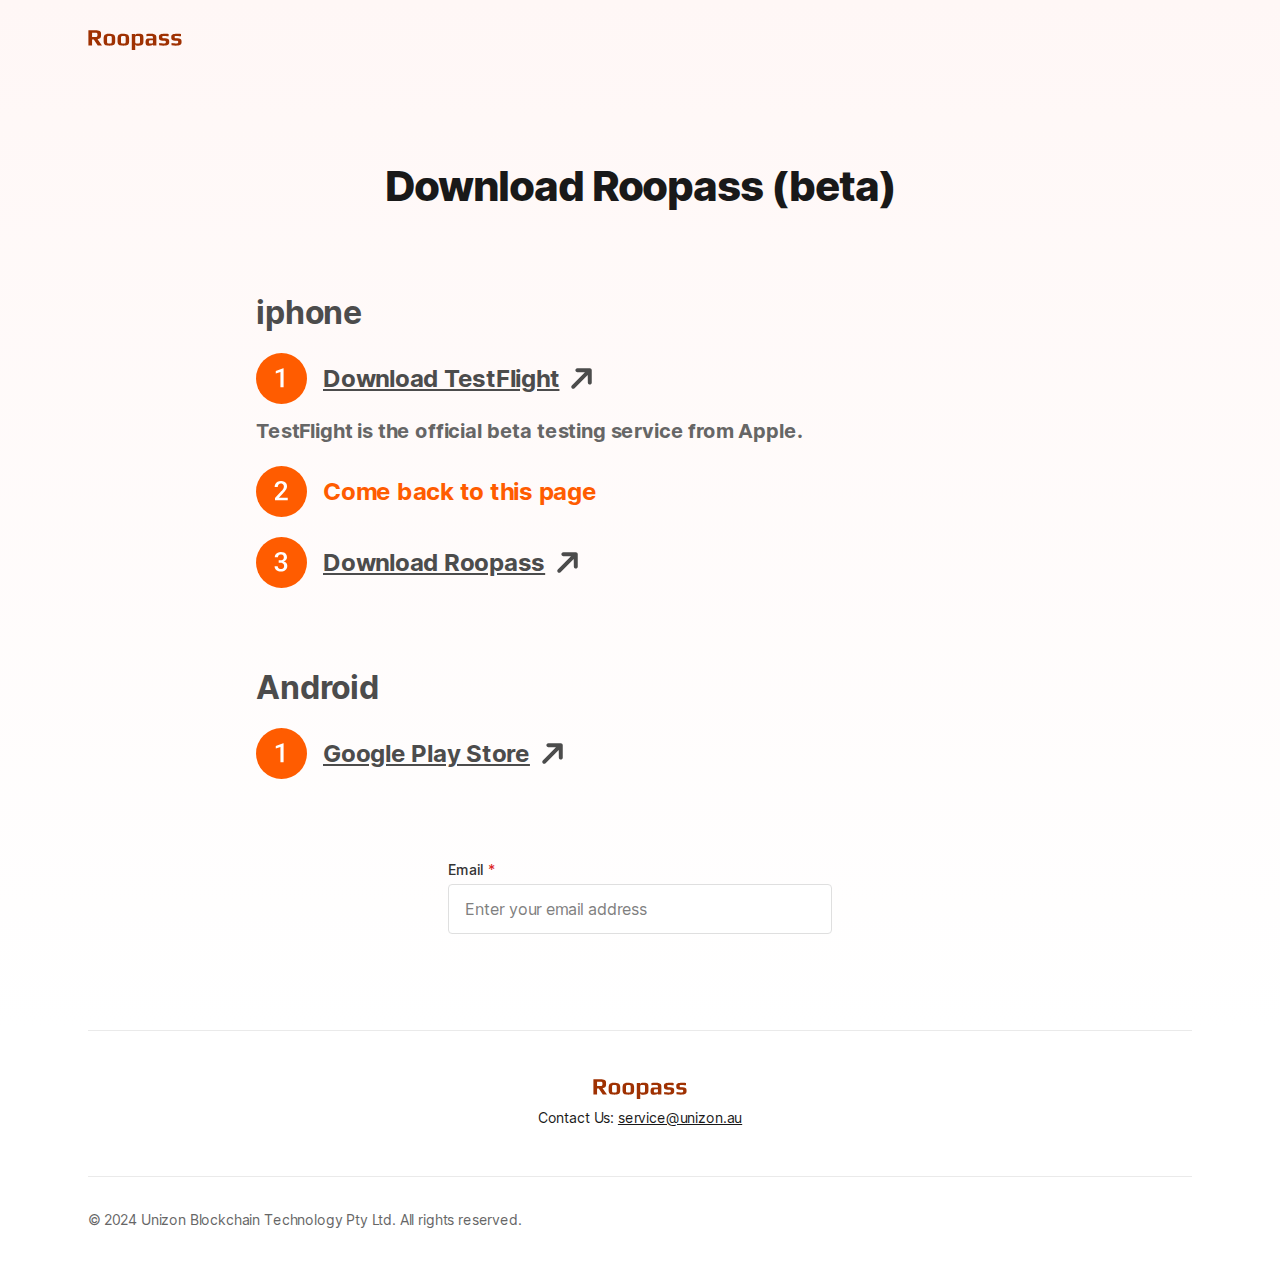
<file: getapp.html>
<!DOCTYPE html><html lang="en"><head><meta charSet="utf-8"/><meta name="viewport" content="width=device-width, initial-scale=1"/><link rel="preload" href="/_next/static/media/c9a5bc6a7c948fb0-s.p.woff2" as="font" crossorigin="" type="font/woff2"/><link rel="stylesheet" href="/_next/static/css/3bd7ccf3c8920cf7.css" crossorigin="" data-precedence="next"/><link rel="preload" as="script" fetchPriority="low" href="/_next/static/chunks/webpack-c29f96a7d33cc607.js" crossorigin=""/><script src="/_next/static/chunks/fd9d1056-88acd27bac859e5d.js" async="" crossorigin=""></script><script src="/_next/static/chunks/938-941dd3d7d79f1a19.js" async="" crossorigin=""></script><script src="/_next/static/chunks/main-app-78367382fd1a4150.js" async="" crossorigin=""></script><script src="/_next/static/chunks/250-708de5d36ae8ecbe.js" async=""></script><script src="/_next/static/chunks/app/(auth)/getapp/page-e43972d44854f4c6.js" async=""></script><script src="/_next/static/chunks/app/(auth)/layout-bcd1f07e199cc643.js" async=""></script><title>Get App</title><meta name="description" content="Get App"/><meta name="next-size-adjust"/><script src="/_next/static/chunks/polyfills-c67a75d1b6f99dc8.js" crossorigin="" noModule=""></script></head><body class="__variable_aaf875 font-inter antialiased bg-white text-gray-900 tracking-tight"><div class="flex flex-col min-h-screen overflow-hidden supports-[overflow:clip]:overflow-clip"><header class="fixed w-full z-30 md:bg-opacity-90 transition duration-300 ease-in-out "><div class="max-w-6xl mx-auto px-5 sm:px-6"><div class="flex items-center justify-between h-16 md:h-20"><div class="shrink-0 flex justify-center"><a class="block" aria-label="Cruip" href="/"><svg width="94" height="20.34" viewBox="0 0 382 83" fill="none" xmlns="http://www.w3.org/2000/svg"><path d="M0.72 0.695995H28.752C37.072 0.695995 43.088 1.72 46.8 3.768C50.512 5.752 52.368 9.112 52.368 13.848V24.792C52.368 28.44 51.056 31.32 48.432 33.432C45.872 35.48 42.448 36.792 38.16 37.368L56.208 63H38.928L22.608 38.52H15.696V63H0.72V0.695995ZM28.56 28.632C32.08 28.632 34.48 28.184 35.76 27.288C37.04 26.328 37.68 24.504 37.68 21.816V17.4C37.68 15.096 36.976 13.528 35.568 12.696C34.224 11.8 31.888 11.352 28.56 11.352H15.696V28.632H28.56ZM86.541 63.96C83.661 63.96 81.293 63.864 79.437 63.672C77.581 63.48 75.597 63.096 73.485 62.52C71.181 61.88 69.325 60.984 67.917 59.832C66.509 58.616 65.325 56.92 64.365 54.744C63.405 52.632 62.925 50.072 62.925 47.064V33.336C62.925 30.264 63.405 27.576 64.365 25.272C65.325 22.968 66.573 21.176 68.109 19.896C69.453 18.808 71.213 17.912 73.389 17.208C75.629 16.44 77.805 15.96 79.917 15.768C82.349 15.64 84.557 15.576 86.541 15.576C89.485 15.576 91.821 15.672 93.549 15.864C95.341 15.992 97.293 16.376 99.405 17.016C101.709 17.72 103.565 18.68 104.973 19.896C106.445 21.112 107.693 22.84 108.717 25.08C109.677 27.384 110.157 30.136 110.157 33.336V47.064C110.157 49.944 109.677 52.472 108.717 54.648C107.821 56.824 106.637 58.52 105.165 59.736C103.885 60.824 102.125 61.72 99.885 62.424C97.709 63.064 95.565 63.48 93.453 63.672C91.533 63.864 89.229 63.96 86.541 63.96ZM86.541 55.224C89.165 55.224 91.149 55.032 92.493 54.648C93.837 54.2 94.765 53.528 95.277 52.632C95.853 51.736 96.141 50.424 96.141 48.696V31.128C96.141 28.568 95.469 26.776 94.125 25.752C92.781 24.728 90.253 24.216 86.541 24.216C82.829 24.216 80.301 24.728 78.957 25.752C77.613 26.776 76.941 28.568 76.941 31.128V48.696C76.941 50.424 77.197 51.736 77.709 52.632C78.285 53.528 79.245 54.2 80.589 54.648C81.933 55.032 83.917 55.224 86.541 55.224ZM143.354 63.96C140.474 63.96 138.106 63.864 136.25 63.672C134.394 63.48 132.41 63.096 130.298 62.52C127.994 61.88 126.138 60.984 124.73 59.832C123.322 58.616 122.138 56.92 121.178 54.744C120.218 52.632 119.738 50.072 119.738 47.064V33.336C119.738 30.264 120.218 27.576 121.178 25.272C122.138 22.968 123.386 21.176 124.922 19.896C126.266 18.808 128.026 17.912 130.202 17.208C132.442 16.44 134.618 15.96 136.73 15.768C139.162 15.64 141.37 15.576 143.354 15.576C146.298 15.576 148.634 15.672 150.362 15.864C152.154 15.992 154.106 16.376 156.218 17.016C158.522 17.72 160.378 18.68 161.786 19.896C163.258 21.112 164.506 22.84 165.53 25.08C166.49 27.384 166.97 30.136 166.97 33.336V47.064C166.97 49.944 166.49 52.472 165.53 54.648C164.634 56.824 163.45 58.52 161.978 59.736C160.698 60.824 158.938 61.72 156.698 62.424C154.522 63.064 152.378 63.48 150.266 63.672C148.346 63.864 146.042 63.96 143.354 63.96ZM143.354 55.224C145.978 55.224 147.962 55.032 149.306 54.648C150.65 54.2 151.578 53.528 152.09 52.632C152.666 51.736 152.954 50.424 152.954 48.696V31.128C152.954 28.568 152.282 26.776 150.938 25.752C149.594 24.728 147.066 24.216 143.354 24.216C139.642 24.216 137.114 24.728 135.77 25.752C134.426 26.776 133.754 28.568 133.754 31.128V48.696C133.754 50.424 134.01 51.736 134.522 52.632C135.098 53.528 136.058 54.2 137.402 54.648C138.746 55.032 140.73 55.224 143.354 55.224ZM177.894 16.536H191.142V21.144C191.974 19.096 193.606 17.656 196.038 16.824C198.47 15.992 202.086 15.576 206.886 15.576C210.918 15.576 214.15 15.896 216.582 16.536C219.078 17.176 220.966 18.2 222.246 19.608C223.462 21.016 224.294 22.584 224.742 24.312C225.19 25.976 225.414 28.28 225.414 31.224V46.488C225.414 51.096 224.742 54.648 223.398 57.144C222.054 59.64 219.974 61.4 217.158 62.424C214.406 63.448 210.63 63.96 205.83 63.96C201.222 63.96 197.894 63.576 195.846 62.808C193.798 62.04 192.486 60.536 191.91 58.296V82.968H177.894V16.536ZM201.51 55.224C204.262 55.224 206.342 55.032 207.75 54.648C209.158 54.264 210.118 53.592 210.63 52.632C211.142 51.672 211.398 50.232 211.398 48.312V31.128C211.398 29.016 211.174 27.512 210.726 26.616C210.278 25.656 209.382 25.016 208.038 24.696C206.694 24.376 204.486 24.216 201.414 24.216C198.79 24.216 196.774 24.44 195.366 24.888C194.022 25.336 193.094 26.04 192.582 27C192.134 27.96 191.91 29.336 191.91 31.128V48.312C191.91 50.232 192.134 51.672 192.582 52.632C193.094 53.592 194.022 54.264 195.366 54.648C196.71 55.032 198.758 55.224 201.51 55.224ZM249.546 63.96C245.194 63.96 241.93 63.576 239.754 62.808C237.642 61.976 236.138 60.536 235.242 58.488C234.41 56.376 233.994 53.24 233.994 49.08C233.994 45.368 234.442 42.456 235.338 40.344C236.298 38.232 237.802 36.728 239.85 35.832C241.962 34.872 244.842 34.392 248.49 34.392H264.234V31.224C264.234 29.24 263.946 27.768 263.37 26.808C262.858 25.848 261.866 25.176 260.394 24.792C258.986 24.408 256.842 24.216 253.962 24.216C249.994 24.216 244.554 24.6 237.642 25.368V16.536C242.698 15.896 248.618 15.576 255.402 15.576C261.354 15.576 265.93 16.024 269.13 16.92C272.394 17.816 274.73 19.352 276.138 21.528C277.546 23.704 278.25 26.872 278.25 31.032V63H264.522V58.776C263.434 60.632 261.962 61.944 260.106 62.712C258.25 63.544 254.73 63.96 249.546 63.96ZM255.018 55.224C257.834 55.224 259.85 55.128 261.066 54.936C261.962 54.808 262.57 54.616 262.89 54.36C263.274 54.104 263.594 53.688 263.85 53.112C264.106 52.664 264.234 51.992 264.234 51.096V42.072H254.634C252.458 42.072 250.922 42.232 250.026 42.552C249.13 42.808 248.522 43.384 248.202 44.28C247.882 45.112 247.722 46.616 247.722 48.792C247.722 50.904 247.882 52.376 248.202 53.208C248.522 54.04 249.13 54.584 250.026 54.84C250.986 55.096 252.65 55.224 255.018 55.224ZM307.958 63.96C302.966 63.96 296.854 63.48 289.622 62.52V53.208C298.518 54.552 304.694 55.224 308.15 55.224C311.094 55.224 313.27 54.936 314.678 54.36C316.086 53.784 316.79 52.728 316.79 51.192V48.312C316.79 46.712 316.342 45.592 315.446 44.952C314.55 44.248 312.79 43.896 310.166 43.896H304.118C299.19 43.896 295.382 42.936 292.694 41.016C290.006 39.032 288.662 36.152 288.662 32.376V26.712C288.662 22.68 290.582 19.832 294.422 18.168C298.262 16.44 304.054 15.576 311.798 15.576C314.87 15.576 320.374 15.864 328.31 16.44V25.368C318.326 24.6 312.694 24.216 311.414 24.216C307.638 24.216 305.174 24.472 304.022 24.984C302.998 25.56 302.486 26.616 302.486 28.152V30.648C302.486 31.48 302.902 32.216 303.734 32.856C304.566 33.432 305.782 33.72 307.382 33.72H313.526C324.918 33.72 330.614 37.432 330.614 44.856V50.712C330.614 52.952 330.198 54.904 329.366 56.568C328.534 58.232 327.446 59.544 326.102 60.504C324.822 61.4 323.158 62.104 321.11 62.616C319.126 63.128 317.046 63.48 314.87 63.672C312.886 63.864 310.582 63.96 307.958 63.96ZM358.395 63.96C353.403 63.96 347.291 63.48 340.059 62.52V53.208C348.955 54.552 355.131 55.224 358.587 55.224C361.531 55.224 363.707 54.936 365.115 54.36C366.523 53.784 367.227 52.728 367.227 51.192V48.312C367.227 46.712 366.779 45.592 365.883 44.952C364.987 44.248 363.227 43.896 360.603 43.896H354.555C349.627 43.896 345.819 42.936 343.131 41.016C340.443 39.032 339.099 36.152 339.099 32.376V26.712C339.099 22.68 341.019 19.832 344.859 18.168C348.699 16.44 354.491 15.576 362.235 15.576C365.307 15.576 370.811 15.864 378.747 16.44V25.368C368.763 24.6 363.131 24.216 361.851 24.216C358.075 24.216 355.611 24.472 354.459 24.984C353.435 25.56 352.923 26.616 352.923 28.152V30.648C352.923 31.48 353.339 32.216 354.171 32.856C355.003 33.432 356.219 33.72 357.819 33.72H363.963C375.355 33.72 381.051 37.432 381.051 44.856V50.712C381.051 52.952 380.635 54.904 379.803 56.568C378.971 58.232 377.883 59.544 376.539 60.504C375.259 61.4 373.595 62.104 371.547 62.616C369.563 63.128 367.483 63.48 365.307 63.672C363.323 63.864 361.019 63.96 358.395 63.96Z" fill="#9F3102"></path></svg></a></div><nav class="hidden md:flex md:grow"></nav></div></div></header><main class="grow"><section class="bg-gradient-to-b from-[#fff7f6] to-white"><div class="max-w-6xl mx-auto px-4 sm:px-6"><div class="pt-32 pb-12 md:pt-40 md:pb-20"><div class="max-w-3xl mx-auto text-center pb-12 md:pb-20"><h1 class="h2">Download Roopass (beta)</h1></div><div class="max-w-3xl mx-auto text-start pb-12 md:pb-20 text-gray-700"><h1 class="h3 mb-5">iphone</h1><div class="flex flex-row"><svg width="51" height="51" viewBox="0 0 61 61" fill="none" xmlns="http://www.w3.org/2000/svg"><circle cx="30.5" cy="30.5" r="30.5" fill="#FF5C00"></circle><path d="M33 18.1719V41H29.2344V22.6406L23.6562 24.5312V21.4219L32.5469 18.1719H33Z" fill="white"></path></svg><a class="h4 underline flex items-center ml-4" href="https://apps.apple.com/us/app/testflight/id899247664?mt=8">Download TestFlight</a><div class="flex items-center"><svg width="45" height="45" viewBox="0 0 23 23" fill="none" xmlns="http://www.w3.org/2000/svg"><g clip-path="url(#clip0_164_11)"><path d="M8.37865 7.25758C8.37869 6.99242 8.48404 6.73813 8.67154 6.55063C8.85904 6.36313 9.11333 6.25777 9.3785 6.25773L15.7425 6.25773C16.0076 6.25777 16.2619 6.36313 16.4494 6.55063C16.6369 6.73813 16.7423 6.99242 16.7423 7.25758V13.6215C16.7377 13.8837 16.6304 14.1336 16.4434 14.3174C16.2564 14.5012 16.0047 14.6042 15.7425 14.6042C15.4803 14.6042 15.2285 14.5012 15.0415 14.3174C14.8545 14.1336 14.7472 13.8837 14.7426 13.6215L14.6818 9.73246L7.96428 16.45C7.77675 16.6375 7.52239 16.7429 7.25718 16.7429C6.99196 16.7429 6.73761 16.6375 6.55007 16.45C6.36253 16.2624 6.25718 16.0081 6.25718 15.7429C6.25718 15.4776 6.36253 15.2233 6.55007 15.0358L13.2676 8.31824L9.3785 8.25743C9.11333 8.25739 8.85904 8.15204 8.67154 7.96454C8.48404 7.77704 8.37869 7.52275 8.37865 7.25758Z" fill="#4C4C4C"></path></g><defs><clipPath id="clip0_164_11"><rect width="15" height="15" fill="white" transform="translate(0.893311 11.5) rotate(-45)"></rect></clipPath></defs></svg></div></div><p class="text-xl font-bold mt-3 text-gray-600">TestFlight is the official beta testing service from Apple.</p><div class="flex flex-row mt-5"><svg width="51" height="51" viewBox="0 0 61 61" fill="none" xmlns="http://www.w3.org/2000/svg"><circle cx="30.5" cy="30.5" r="30.5" fill="#FF5C00"></circle><path d="M37.9688 38V41H22.7188V38.4219L30.125 30.3438C30.9375 29.4271 31.5781 28.6354 32.0469 27.9688C32.5156 27.3021 32.8438 26.7031 33.0312 26.1719C33.2292 25.6302 33.3281 25.1042 33.3281 24.5938C33.3281 23.875 33.1927 23.2448 32.9219 22.7031C32.6615 22.151 32.276 21.7188 31.7656 21.4062C31.2552 21.0833 30.6354 20.9219 29.9062 20.9219C29.0625 20.9219 28.3542 21.1042 27.7812 21.4688C27.2083 21.8333 26.776 22.3385 26.4844 22.9844C26.1927 23.6198 26.0469 24.349 26.0469 25.1719H22.2812C22.2812 23.849 22.5833 22.6406 23.1875 21.5469C23.7917 20.4427 24.6667 19.5677 25.8125 18.9219C26.9583 18.2656 28.3385 17.9375 29.9531 17.9375C31.474 17.9375 32.7656 18.1927 33.8281 18.7031C34.8906 19.2135 35.6979 19.9375 36.25 20.875C36.8125 21.8125 37.0938 22.9219 37.0938 24.2031C37.0938 24.9115 36.9792 25.6146 36.75 26.3125C36.5208 27.0104 36.1927 27.7083 35.7656 28.4062C35.349 29.0938 34.8542 29.7865 34.2812 30.4844C33.7083 31.1719 33.0781 31.8698 32.3906 32.5781L27.4688 38H37.9688Z" fill="white"></path></svg><h1 class="h4 flex items-center ml-4 text-[#FF5C00]">Come back to this page</h1></div><div class="flex flex-row mt-5"><svg width="51" height="51" viewBox="0 0 61 61" fill="none" xmlns="http://www.w3.org/2000/svg"><circle cx="30.5" cy="30.5" r="30.5" fill="#FF5C00"></circle><path d="M27.1406 27.9219H29.3906C30.2656 27.9219 30.9896 27.7708 31.5625 27.4688C32.1458 27.1667 32.5781 26.75 32.8594 26.2188C33.1406 25.6875 33.2812 25.0781 33.2812 24.3906C33.2812 23.6719 33.151 23.0573 32.8906 22.5469C32.6406 22.026 32.2552 21.625 31.7344 21.3438C31.224 21.0625 30.5729 20.9219 29.7812 20.9219C29.1146 20.9219 28.5104 21.0573 27.9688 21.3281C27.4375 21.5885 27.0156 21.9635 26.7031 22.4531C26.3906 22.9323 26.2344 23.5052 26.2344 24.1719H22.4531C22.4531 22.9635 22.7708 21.8906 23.4062 20.9531C24.0417 20.0156 24.9062 19.2812 26 18.75C27.1042 18.2083 28.3438 17.9375 29.7188 17.9375C31.1875 17.9375 32.4688 18.1823 33.5625 18.6719C34.6667 19.151 35.526 19.8698 36.1406 20.8281C36.7552 21.7865 37.0625 22.974 37.0625 24.3906C37.0625 25.0365 36.9115 25.6927 36.6094 26.3594C36.3073 27.026 35.8594 27.6354 35.2656 28.1875C34.6719 28.7292 33.9323 29.1719 33.0469 29.5156C32.1615 29.849 31.1354 30.0156 29.9688 30.0156H27.1406V27.9219ZM27.1406 30.8594V28.7969H29.9688C31.3021 28.7969 32.4375 28.9531 33.375 29.2656C34.3229 29.5781 35.0938 30.0104 35.6875 30.5625C36.2812 31.1042 36.7135 31.724 36.9844 32.4219C37.2656 33.1198 37.4062 33.8594 37.4062 34.6406C37.4062 35.7031 37.2135 36.651 36.8281 37.4844C36.4531 38.3073 35.9167 39.0052 35.2188 39.5781C34.5208 40.151 33.7031 40.5833 32.7656 40.875C31.8385 41.1667 30.8281 41.3125 29.7344 41.3125C28.7552 41.3125 27.8177 41.1771 26.9219 40.9062C26.026 40.6354 25.224 40.2344 24.5156 39.7031C23.8073 39.1615 23.2448 38.4896 22.8281 37.6875C22.4219 36.875 22.2188 35.9375 22.2188 34.875H25.9844C25.9844 35.5521 26.1406 36.151 26.4531 36.6719C26.776 37.1823 27.224 37.5833 27.7969 37.875C28.3802 38.1667 29.0469 38.3125 29.7969 38.3125C30.5885 38.3125 31.2708 38.1719 31.8438 37.8906C32.4167 37.6094 32.8542 37.1927 33.1562 36.6406C33.4688 36.0885 33.625 35.4219 33.625 34.6406C33.625 33.7552 33.4531 33.0365 33.1094 32.4844C32.7656 31.9323 32.276 31.526 31.6406 31.2656C31.0052 30.9948 30.2552 30.8594 29.3906 30.8594H27.1406Z" fill="white"></path></svg><a class="h4 underline flex items-center ml-4" href="https://apps.apple.com/us/app/testflight/id899247664?mt=8">Download Roopass</a><div class="flex items-center"><svg width="45" height="45" viewBox="0 0 23 23" fill="none" xmlns="http://www.w3.org/2000/svg"><g clip-path="url(#clip0_164_11)"><path d="M8.37865 7.25758C8.37869 6.99242 8.48404 6.73813 8.67154 6.55063C8.85904 6.36313 9.11333 6.25777 9.3785 6.25773L15.7425 6.25773C16.0076 6.25777 16.2619 6.36313 16.4494 6.55063C16.6369 6.73813 16.7423 6.99242 16.7423 7.25758V13.6215C16.7377 13.8837 16.6304 14.1336 16.4434 14.3174C16.2564 14.5012 16.0047 14.6042 15.7425 14.6042C15.4803 14.6042 15.2285 14.5012 15.0415 14.3174C14.8545 14.1336 14.7472 13.8837 14.7426 13.6215L14.6818 9.73246L7.96428 16.45C7.77675 16.6375 7.52239 16.7429 7.25718 16.7429C6.99196 16.7429 6.73761 16.6375 6.55007 16.45C6.36253 16.2624 6.25718 16.0081 6.25718 15.7429C6.25718 15.4776 6.36253 15.2233 6.55007 15.0358L13.2676 8.31824L9.3785 8.25743C9.11333 8.25739 8.85904 8.15204 8.67154 7.96454C8.48404 7.77704 8.37869 7.52275 8.37865 7.25758Z" fill="#4C4C4C"></path></g><defs><clipPath id="clip0_164_11"><rect width="15" height="15" fill="white" transform="translate(0.893311 11.5) rotate(-45)"></rect></clipPath></defs></svg></div></div></div><div class="max-w-3xl mx-auto text-start pb-12 md:pb-20 text-gray-700"><h1 class="h3 mb-5">Android</h1><div class="flex flex-row"><svg width="51" height="51" viewBox="0 0 61 61" fill="none" xmlns="http://www.w3.org/2000/svg"><circle cx="30.5" cy="30.5" r="30.5" fill="#FF5C00"></circle><path d="M33 18.1719V41H29.2344V22.6406L23.6562 24.5312V21.4219L32.5469 18.1719H33Z" fill="white"></path></svg><a class="h4 underline flex items-center ml-4" href="https://apps.apple.com/us/app/testflight/id899247664?mt=8">Google Play Store</a><div class="flex items-center"><svg width="45" height="45" viewBox="0 0 23 23" fill="none" xmlns="http://www.w3.org/2000/svg"><g clip-path="url(#clip0_164_11)"><path d="M8.37865 7.25758C8.37869 6.99242 8.48404 6.73813 8.67154 6.55063C8.85904 6.36313 9.11333 6.25777 9.3785 6.25773L15.7425 6.25773C16.0076 6.25777 16.2619 6.36313 16.4494 6.55063C16.6369 6.73813 16.7423 6.99242 16.7423 7.25758V13.6215C16.7377 13.8837 16.6304 14.1336 16.4434 14.3174C16.2564 14.5012 16.0047 14.6042 15.7425 14.6042C15.4803 14.6042 15.2285 14.5012 15.0415 14.3174C14.8545 14.1336 14.7472 13.8837 14.7426 13.6215L14.6818 9.73246L7.96428 16.45C7.77675 16.6375 7.52239 16.7429 7.25718 16.7429C6.99196 16.7429 6.73761 16.6375 6.55007 16.45C6.36253 16.2624 6.25718 16.0081 6.25718 15.7429C6.25718 15.4776 6.36253 15.2233 6.55007 15.0358L13.2676 8.31824L9.3785 8.25743C9.11333 8.25739 8.85904 8.15204 8.67154 7.96454C8.48404 7.77704 8.37869 7.52275 8.37865 7.25758Z" fill="#4C4C4C"></path></g><defs><clipPath id="clip0_164_11"><rect width="15" height="15" fill="white" transform="translate(0.893311 11.5) rotate(-45)"></rect></clipPath></defs></svg></div></div></div><div class="max-w-sm mx-auto"><form><div class="flex flex-wrap -mx-3 mb-4"><div class="w-full px-3"><label class="block text-gray-800 text-sm font-medium mb-1" for="email">Email <span class="text-red-600">*</span></label><input id="email" type="email" class="form-input w-full text-gray-800" placeholder="Enter your email address" required=""/></div></div></form><form></form></div></div></div></section></main><footer><div class="max-w-6xl mx-auto px-4 sm:px-6"><div class="flex flex-col gap-8 py-8 md:py-12 border-t border-gray-200"><div class="flex flex-col justify-center items-center"><div class="mb-2"><a class="block" aria-label="Cruip" href="/"><svg width="94" height="20.34" viewBox="0 0 382 83" fill="none" xmlns="http://www.w3.org/2000/svg"><path d="M0.72 0.695995H28.752C37.072 0.695995 43.088 1.72 46.8 3.768C50.512 5.752 52.368 9.112 52.368 13.848V24.792C52.368 28.44 51.056 31.32 48.432 33.432C45.872 35.48 42.448 36.792 38.16 37.368L56.208 63H38.928L22.608 38.52H15.696V63H0.72V0.695995ZM28.56 28.632C32.08 28.632 34.48 28.184 35.76 27.288C37.04 26.328 37.68 24.504 37.68 21.816V17.4C37.68 15.096 36.976 13.528 35.568 12.696C34.224 11.8 31.888 11.352 28.56 11.352H15.696V28.632H28.56ZM86.541 63.96C83.661 63.96 81.293 63.864 79.437 63.672C77.581 63.48 75.597 63.096 73.485 62.52C71.181 61.88 69.325 60.984 67.917 59.832C66.509 58.616 65.325 56.92 64.365 54.744C63.405 52.632 62.925 50.072 62.925 47.064V33.336C62.925 30.264 63.405 27.576 64.365 25.272C65.325 22.968 66.573 21.176 68.109 19.896C69.453 18.808 71.213 17.912 73.389 17.208C75.629 16.44 77.805 15.96 79.917 15.768C82.349 15.64 84.557 15.576 86.541 15.576C89.485 15.576 91.821 15.672 93.549 15.864C95.341 15.992 97.293 16.376 99.405 17.016C101.709 17.72 103.565 18.68 104.973 19.896C106.445 21.112 107.693 22.84 108.717 25.08C109.677 27.384 110.157 30.136 110.157 33.336V47.064C110.157 49.944 109.677 52.472 108.717 54.648C107.821 56.824 106.637 58.52 105.165 59.736C103.885 60.824 102.125 61.72 99.885 62.424C97.709 63.064 95.565 63.48 93.453 63.672C91.533 63.864 89.229 63.96 86.541 63.96ZM86.541 55.224C89.165 55.224 91.149 55.032 92.493 54.648C93.837 54.2 94.765 53.528 95.277 52.632C95.853 51.736 96.141 50.424 96.141 48.696V31.128C96.141 28.568 95.469 26.776 94.125 25.752C92.781 24.728 90.253 24.216 86.541 24.216C82.829 24.216 80.301 24.728 78.957 25.752C77.613 26.776 76.941 28.568 76.941 31.128V48.696C76.941 50.424 77.197 51.736 77.709 52.632C78.285 53.528 79.245 54.2 80.589 54.648C81.933 55.032 83.917 55.224 86.541 55.224ZM143.354 63.96C140.474 63.96 138.106 63.864 136.25 63.672C134.394 63.48 132.41 63.096 130.298 62.52C127.994 61.88 126.138 60.984 124.73 59.832C123.322 58.616 122.138 56.92 121.178 54.744C120.218 52.632 119.738 50.072 119.738 47.064V33.336C119.738 30.264 120.218 27.576 121.178 25.272C122.138 22.968 123.386 21.176 124.922 19.896C126.266 18.808 128.026 17.912 130.202 17.208C132.442 16.44 134.618 15.96 136.73 15.768C139.162 15.64 141.37 15.576 143.354 15.576C146.298 15.576 148.634 15.672 150.362 15.864C152.154 15.992 154.106 16.376 156.218 17.016C158.522 17.72 160.378 18.68 161.786 19.896C163.258 21.112 164.506 22.84 165.53 25.08C166.49 27.384 166.97 30.136 166.97 33.336V47.064C166.97 49.944 166.49 52.472 165.53 54.648C164.634 56.824 163.45 58.52 161.978 59.736C160.698 60.824 158.938 61.72 156.698 62.424C154.522 63.064 152.378 63.48 150.266 63.672C148.346 63.864 146.042 63.96 143.354 63.96ZM143.354 55.224C145.978 55.224 147.962 55.032 149.306 54.648C150.65 54.2 151.578 53.528 152.09 52.632C152.666 51.736 152.954 50.424 152.954 48.696V31.128C152.954 28.568 152.282 26.776 150.938 25.752C149.594 24.728 147.066 24.216 143.354 24.216C139.642 24.216 137.114 24.728 135.77 25.752C134.426 26.776 133.754 28.568 133.754 31.128V48.696C133.754 50.424 134.01 51.736 134.522 52.632C135.098 53.528 136.058 54.2 137.402 54.648C138.746 55.032 140.73 55.224 143.354 55.224ZM177.894 16.536H191.142V21.144C191.974 19.096 193.606 17.656 196.038 16.824C198.47 15.992 202.086 15.576 206.886 15.576C210.918 15.576 214.15 15.896 216.582 16.536C219.078 17.176 220.966 18.2 222.246 19.608C223.462 21.016 224.294 22.584 224.742 24.312C225.19 25.976 225.414 28.28 225.414 31.224V46.488C225.414 51.096 224.742 54.648 223.398 57.144C222.054 59.64 219.974 61.4 217.158 62.424C214.406 63.448 210.63 63.96 205.83 63.96C201.222 63.96 197.894 63.576 195.846 62.808C193.798 62.04 192.486 60.536 191.91 58.296V82.968H177.894V16.536ZM201.51 55.224C204.262 55.224 206.342 55.032 207.75 54.648C209.158 54.264 210.118 53.592 210.63 52.632C211.142 51.672 211.398 50.232 211.398 48.312V31.128C211.398 29.016 211.174 27.512 210.726 26.616C210.278 25.656 209.382 25.016 208.038 24.696C206.694 24.376 204.486 24.216 201.414 24.216C198.79 24.216 196.774 24.44 195.366 24.888C194.022 25.336 193.094 26.04 192.582 27C192.134 27.96 191.91 29.336 191.91 31.128V48.312C191.91 50.232 192.134 51.672 192.582 52.632C193.094 53.592 194.022 54.264 195.366 54.648C196.71 55.032 198.758 55.224 201.51 55.224ZM249.546 63.96C245.194 63.96 241.93 63.576 239.754 62.808C237.642 61.976 236.138 60.536 235.242 58.488C234.41 56.376 233.994 53.24 233.994 49.08C233.994 45.368 234.442 42.456 235.338 40.344C236.298 38.232 237.802 36.728 239.85 35.832C241.962 34.872 244.842 34.392 248.49 34.392H264.234V31.224C264.234 29.24 263.946 27.768 263.37 26.808C262.858 25.848 261.866 25.176 260.394 24.792C258.986 24.408 256.842 24.216 253.962 24.216C249.994 24.216 244.554 24.6 237.642 25.368V16.536C242.698 15.896 248.618 15.576 255.402 15.576C261.354 15.576 265.93 16.024 269.13 16.92C272.394 17.816 274.73 19.352 276.138 21.528C277.546 23.704 278.25 26.872 278.25 31.032V63H264.522V58.776C263.434 60.632 261.962 61.944 260.106 62.712C258.25 63.544 254.73 63.96 249.546 63.96ZM255.018 55.224C257.834 55.224 259.85 55.128 261.066 54.936C261.962 54.808 262.57 54.616 262.89 54.36C263.274 54.104 263.594 53.688 263.85 53.112C264.106 52.664 264.234 51.992 264.234 51.096V42.072H254.634C252.458 42.072 250.922 42.232 250.026 42.552C249.13 42.808 248.522 43.384 248.202 44.28C247.882 45.112 247.722 46.616 247.722 48.792C247.722 50.904 247.882 52.376 248.202 53.208C248.522 54.04 249.13 54.584 250.026 54.84C250.986 55.096 252.65 55.224 255.018 55.224ZM307.958 63.96C302.966 63.96 296.854 63.48 289.622 62.52V53.208C298.518 54.552 304.694 55.224 308.15 55.224C311.094 55.224 313.27 54.936 314.678 54.36C316.086 53.784 316.79 52.728 316.79 51.192V48.312C316.79 46.712 316.342 45.592 315.446 44.952C314.55 44.248 312.79 43.896 310.166 43.896H304.118C299.19 43.896 295.382 42.936 292.694 41.016C290.006 39.032 288.662 36.152 288.662 32.376V26.712C288.662 22.68 290.582 19.832 294.422 18.168C298.262 16.44 304.054 15.576 311.798 15.576C314.87 15.576 320.374 15.864 328.31 16.44V25.368C318.326 24.6 312.694 24.216 311.414 24.216C307.638 24.216 305.174 24.472 304.022 24.984C302.998 25.56 302.486 26.616 302.486 28.152V30.648C302.486 31.48 302.902 32.216 303.734 32.856C304.566 33.432 305.782 33.72 307.382 33.72H313.526C324.918 33.72 330.614 37.432 330.614 44.856V50.712C330.614 52.952 330.198 54.904 329.366 56.568C328.534 58.232 327.446 59.544 326.102 60.504C324.822 61.4 323.158 62.104 321.11 62.616C319.126 63.128 317.046 63.48 314.87 63.672C312.886 63.864 310.582 63.96 307.958 63.96ZM358.395 63.96C353.403 63.96 347.291 63.48 340.059 62.52V53.208C348.955 54.552 355.131 55.224 358.587 55.224C361.531 55.224 363.707 54.936 365.115 54.36C366.523 53.784 367.227 52.728 367.227 51.192V48.312C367.227 46.712 366.779 45.592 365.883 44.952C364.987 44.248 363.227 43.896 360.603 43.896H354.555C349.627 43.896 345.819 42.936 343.131 41.016C340.443 39.032 339.099 36.152 339.099 32.376V26.712C339.099 22.68 341.019 19.832 344.859 18.168C348.699 16.44 354.491 15.576 362.235 15.576C365.307 15.576 370.811 15.864 378.747 16.44V25.368C368.763 24.6 363.131 24.216 361.851 24.216C358.075 24.216 355.611 24.472 354.459 24.984C353.435 25.56 352.923 26.616 352.923 28.152V30.648C352.923 31.48 353.339 32.216 354.171 32.856C355.003 33.432 356.219 33.72 357.819 33.72H363.963C375.355 33.72 381.051 37.432 381.051 44.856V50.712C381.051 52.952 380.635 54.904 379.803 56.568C378.971 58.232 377.883 59.544 376.539 60.504C375.259 61.4 373.595 62.104 371.547 62.616C369.563 63.128 367.483 63.48 365.307 63.672C363.323 63.864 361.019 63.96 358.395 63.96Z" fill="#9F3102"></path></svg></a></div><div class="text-sm">Contact Us:<!-- --> <a href="mailto:service@amplefintech.com" class="text-sm underline">service@unizon.au</a></div></div></div><div class="md:flex md:items-center md:justify-between py-4 md:py-8 border-t border-gray-200"><div class="text-sm text-gray-600 mr-4">© 2024 Unizon Blockchain Technology Pty Ltd. All rights reserved.</div></div></div></footer></div><script src="/_next/static/chunks/webpack-c29f96a7d33cc607.js" crossorigin="" async=""></script><script>(self.__next_f=self.__next_f||[]).push([0]);self.__next_f.push([2,null])</script><script>self.__next_f.push([1,"1:HL[\"/_next/static/media/c9a5bc6a7c948fb0-s.p.woff2\",\"font\",{\"crossOrigin\":\"\",\"type\":\"font/woff2\"}]\n2:HL[\"/_next/static/css/3bd7ccf3c8920cf7.css\",\"style\",{\"crossOrigin\":\"\"}]\n0:\"$L3\"\n"])</script><script>self.__next_f.push([1,"4:I[7690,[],\"\"]\n6:I[5250,[\"250\",\"static/chunks/250-708de5d36ae8ecbe.js\",\"248\",\"static/chunks/app/(auth)/getapp/page-e43972d44854f4c6.js\"],\"\"]\n8:I[5613,[],\"\"]\n9:I[1778,[],\"\"]\na:I[2940,[\"250\",\"static/chunks/250-708de5d36ae8ecbe.js\",\"695\",\"static/chunks/app/(auth)/layout-bcd1f07e199cc643.js\"],\"\"]\n11:I[8955,[],\"\"]\n7:T7be,"])</script><script>self.__next_f.push([1,"M27.1406 27.9219H29.3906C30.2656 27.9219 30.9896 27.7708 31.5625 27.4688C32.1458 27.1667 32.5781 26.75 32.8594 26.2188C33.1406 25.6875 33.2812 25.0781 33.2812 24.3906C33.2812 23.6719 33.151 23.0573 32.8906 22.5469C32.6406 22.026 32.2552 21.625 31.7344 21.3438C31.224 21.0625 30.5729 20.9219 29.7812 20.9219C29.1146 20.9219 28.5104 21.0573 27.9688 21.3281C27.4375 21.5885 27.0156 21.9635 26.7031 22.4531C26.3906 22.9323 26.2344 23.5052 26.2344 24.1719H22.4531C22.4531 22.9635 22.7708 21.8906 23.4062 20.9531C24.0417 20.0156 24.9062 19.2812 26 18.75C27.1042 18.2083 28.3438 17.9375 29.7188 17.9375C31.1875 17.9375 32.4688 18.1823 33.5625 18.6719C34.6667 19.151 35.526 19.8698 36.1406 20.8281C36.7552 21.7865 37.0625 22.974 37.0625 24.3906C37.0625 25.0365 36.9115 25.6927 36.6094 26.3594C36.3073 27.026 35.8594 27.6354 35.2656 28.1875C34.6719 28.7292 33.9323 29.1719 33.0469 29.5156C32.1615 29.849 31.1354 30.0156 29.9688 30.0156H27.1406V27.9219ZM27.1406 30.8594V28.7969H29.9688C31.3021 28.7969 32.4375 28.9531 33.375 29.2656C34.3229 29.5781 35.0938 30.0104 35.6875 30.5625C36.2812 31.1042 36.7135 31.724 36.9844 32.4219C37.2656 33.1198 37.4062 33.8594 37.4062 34.6406C37.4062 35.7031 37.2135 36.651 36.8281 37.4844C36.4531 38.3073 35.9167 39.0052 35.2188 39.5781C34.5208 40.151 33.7031 40.5833 32.7656 40.875C31.8385 41.1667 30.8281 41.3125 29.7344 41.3125C28.7552 41.3125 27.8177 41.1771 26.9219 40.9062C26.026 40.6354 25.224 40.2344 24.5156 39.7031C23.8073 39.1615 23.2448 38.4896 22.8281 37.6875C22.4219 36.875 22.2188 35.9375 22.2188 34.875H25.9844C25.9844 35.5521 26.1406 36.151 26.4531 36.6719C26.776 37.1823 27.224 37.5833 27.7969 37.875C28.3802 38.1667 29.0469 38.3125 29.7969 38.3125C30.5885 38.3125 31.2708 38.1719 31.8438 37.8906C32.4167 37.6094 32.8542 37.1927 33.1562 36.6406C33.4688 36.0885 33.625 35.4219 33.625 34.6406C33.625 33.7552 33.4531 33.0365 33.1094 32.4844C32.7656 31.9323 32.276 31.526 31.6406 31.2656C31.0052 30.9948 30.2552 30.8594 29.3906 30.8594H27.1406Z"])</script><script>self.__next_f.push([1,"b:T1d5b,"])</script><script>self.__next_f.push([1,"M0.72 0.695995H28.752C37.072 0.695995 43.088 1.72 46.8 3.768C50.512 5.752 52.368 9.112 52.368 13.848V24.792C52.368 28.44 51.056 31.32 48.432 33.432C45.872 35.48 42.448 36.792 38.16 37.368L56.208 63H38.928L22.608 38.52H15.696V63H0.72V0.695995ZM28.56 28.632C32.08 28.632 34.48 28.184 35.76 27.288C37.04 26.328 37.68 24.504 37.68 21.816V17.4C37.68 15.096 36.976 13.528 35.568 12.696C34.224 11.8 31.888 11.352 28.56 11.352H15.696V28.632H28.56ZM86.541 63.96C83.661 63.96 81.293 63.864 79.437 63.672C77.581 63.48 75.597 63.096 73.485 62.52C71.181 61.88 69.325 60.984 67.917 59.832C66.509 58.616 65.325 56.92 64.365 54.744C63.405 52.632 62.925 50.072 62.925 47.064V33.336C62.925 30.264 63.405 27.576 64.365 25.272C65.325 22.968 66.573 21.176 68.109 19.896C69.453 18.808 71.213 17.912 73.389 17.208C75.629 16.44 77.805 15.96 79.917 15.768C82.349 15.64 84.557 15.576 86.541 15.576C89.485 15.576 91.821 15.672 93.549 15.864C95.341 15.992 97.293 16.376 99.405 17.016C101.709 17.72 103.565 18.68 104.973 19.896C106.445 21.112 107.693 22.84 108.717 25.08C109.677 27.384 110.157 30.136 110.157 33.336V47.064C110.157 49.944 109.677 52.472 108.717 54.648C107.821 56.824 106.637 58.52 105.165 59.736C103.885 60.824 102.125 61.72 99.885 62.424C97.709 63.064 95.565 63.48 93.453 63.672C91.533 63.864 89.229 63.96 86.541 63.96ZM86.541 55.224C89.165 55.224 91.149 55.032 92.493 54.648C93.837 54.2 94.765 53.528 95.277 52.632C95.853 51.736 96.141 50.424 96.141 48.696V31.128C96.141 28.568 95.469 26.776 94.125 25.752C92.781 24.728 90.253 24.216 86.541 24.216C82.829 24.216 80.301 24.728 78.957 25.752C77.613 26.776 76.941 28.568 76.941 31.128V48.696C76.941 50.424 77.197 51.736 77.709 52.632C78.285 53.528 79.245 54.2 80.589 54.648C81.933 55.032 83.917 55.224 86.541 55.224ZM143.354 63.96C140.474 63.96 138.106 63.864 136.25 63.672C134.394 63.48 132.41 63.096 130.298 62.52C127.994 61.88 126.138 60.984 124.73 59.832C123.322 58.616 122.138 56.92 121.178 54.744C120.218 52.632 119.738 50.072 119.738 47.064V33.336C119.738 30.264 120.218 27.576 121.178 25.272C122.138 22.968 123.386 21.176 124.922 19.896C126.266 18.808 128.026 17.912 130.202 17.208C132.442 16.44 134.618 15.96 136.73 15.768C139.162 15.64 141.37 15.576 143.354 15.576C146.298 15.576 148.634 15.672 150.362 15.864C152.154 15.992 154.106 16.376 156.218 17.016C158.522 17.72 160.378 18.68 161.786 19.896C163.258 21.112 164.506 22.84 165.53 25.08C166.49 27.384 166.97 30.136 166.97 33.336V47.064C166.97 49.944 166.49 52.472 165.53 54.648C164.634 56.824 163.45 58.52 161.978 59.736C160.698 60.824 158.938 61.72 156.698 62.424C154.522 63.064 152.378 63.48 150.266 63.672C148.346 63.864 146.042 63.96 143.354 63.96ZM143.354 55.224C145.978 55.224 147.962 55.032 149.306 54.648C150.65 54.2 151.578 53.528 152.09 52.632C152.666 51.736 152.954 50.424 152.954 48.696V31.128C152.954 28.568 152.282 26.776 150.938 25.752C149.594 24.728 147.066 24.216 143.354 24.216C139.642 24.216 137.114 24.728 135.77 25.752C134.426 26.776 133.754 28.568 133.754 31.128V48.696C133.754 50.424 134.01 51.736 134.522 52.632C135.098 53.528 136.058 54.2 137.402 54.648C138.746 55.032 140.73 55.224 143.354 55.224ZM177.894 16.536H191.142V21.144C191.974 19.096 193.606 17.656 196.038 16.824C198.47 15.992 202.086 15.576 206.886 15.576C210.918 15.576 214.15 15.896 216.582 16.536C219.078 17.176 220.966 18.2 222.246 19.608C223.462 21.016 224.294 22.584 224.742 24.312C225.19 25.976 225.414 28.28 225.414 31.224V46.488C225.414 51.096 224.742 54.648 223.398 57.144C222.054 59.64 219.974 61.4 217.158 62.424C214.406 63.448 210.63 63.96 205.83 63.96C201.222 63.96 197.894 63.576 195.846 62.808C193.798 62.04 192.486 60.536 191.91 58.296V82.968H177.894V16.536ZM201.51 55.224C204.262 55.224 206.342 55.032 207.75 54.648C209.158 54.264 210.118 53.592 210.63 52.632C211.142 51.672 211.398 50.232 211.398 48.312V31.128C211.398 29.016 211.174 27.512 210.726 26.616C210.278 25.656 209.382 25.016 208.038 24.696C206.694 24.376 204.486 24.216 201.414 24.216C198.79 24.216 196.774 24.44 195.366 24.888C194.022 25.336 193.094 26.04 192.582 27C192.134 27.96 191.91 29.336 191.91 31.128V48.312C191.91 50.232 192.134 51.672 192.582 52.632C193.094 53.592 194.022 54.264 195.366 54.648C196.71 55.032 198.758 55.224 201.51 55.224ZM249.546 63.96C245.194 63.96 241.93 63.576 239.754 62.808C237.642 61.976 236.138 60.536 235.242 58.488C234.41 56.376 233.994 53.24 233.994 49.08C233.994 45.368 234.442 42.456 235.338 40.344C236.298 38.232 237.802 36.728 239.85 35.832C241.962 34.872 244.842 34.392 248.49 34.392H264.234V31.224C264.234 29.24 263.946 27.768 263.37 26.808C262.858 25.848 261.866 25.176 260.394 24.792C258.986 24.408 256.842 24.216 253.962 24.216C249.994 24.216 244.554 24.6 237.642 25.368V16.536C242.698 15.896 248.618 15.576 255.402 15.576C261.354 15.576 265.93 16.024 269.13 16.92C272.394 17.816 274.73 19.352 276.138 21.528C277.546 23.704 278.25 26.872 278.25 31.032V63H264.522V58.776C263.434 60.632 261.962 61.944 260.106 62.712C258.25 63.544 254.73 63.96 249.546 63.96ZM255.018 55.224C257.834 55.224 259.85 55.128 261.066 54.936C261.962 54.808 262.57 54.616 262.89 54.36C263.274 54.104 263.594 53.688 263.85 53.112C264.106 52.664 264.234 51.992 264.234 51.096V42.072H254.634C252.458 42.072 250.922 42.232 250.026 42.552C249.13 42.808 248.522 43.384 248.202 44.28C247.882 45.112 247.722 46.616 247.722 48.792C247.722 50.904 247.882 52.376 248.202 53.208C248.522 54.04 249.13 54.584 250.026 54.84C250.986 55.096 252.65 55.224 255.018 55.224ZM307.958 63.96C302.966 63.96 296.854 63.48 289.622 62.52V53.208C298.518 54.552 304.694 55.224 308.15 55.224C311.094 55.224 313.27 54.936 314.678 54.36C316.086 53.784 316.79 52.728 316.79 51.192V48.312C316.79 46.712 316.342 45.592 315.446 44.952C314.55 44.248 312.79 43.896 310.166 43.896H304.118C299.19 43.896 295.382 42.936 292.694 41.016C290.006 39.032 288.662 36.152 288.662 32.376V26.712C288.662 22.68 290.582 19.832 294.422 18.168C298.262 16.44 304.054 15.576 311.798 15.576C314.87 15.576 320.374 15.864 328.31 16.44V25.368C318.326 24.6 312.694 24.216 311.414 24.216C307.638 24.216 305.174 24.472 304.022 24.984C302.998 25.56 302.486 26.616 302.486 28.152V30.648C302.486 31.48 302.902 32.216 303.734 32.856C304.566 33.432 305.782 33.72 307.382 33.72H313.526C324.918 33.72 330.614 37.432 330.614 44.856V50.712C330.614 52.952 330.198 54.904 329.366 56.568C328.534 58.232 327.446 59.544 326.102 60.504C324.822 61.4 323.158 62.104 321.11 62.616C319.126 63.128 317.046 63.48 314.87 63.672C312.886 63.864 310.582 63.96 307.958 63.96ZM358.395 63.96C353.403 63.96 347.291 63.48 340.059 62.52V53.208C348.955 54.552 355.131 55.224 358.587 55.224C361.531 55.224 363.707 54.936 365.115 54.36C366.523 53.784 367.227 52.728 367.227 51.192V48.312C367.227 46.712 366.779 45.592 365.883 44.952C364.987 44.248 363.227 43.896 360.603 43.896H354.555C349.627 43.896 345.819 42.936 343.131 41.016C340.443 39.032 339.099 36.152 339.099 32.376V26.712C339.099 22.68 341.019 19.832 344.859 18.168C348.699 16.44 354.491 15.576 362.235 15.576C365.307 15.576 370.811 15.864 378.747 16.44V25.368C368.763 24.6 363.131 24.216 361.851 24.216C358.075 24.216 355.611 24.472 354.459 24.984C353.435 25.56 352.923 26.616 352.923 28.152V30.648C352.923 31.48 353.339 32.216 354.171 32.856C355.003 33.432 356.219 33.72 357.819 33.72H363.963C375.355 33.72 381.051 37.432 381.051 44.856V50.712C381.051 52.952 380.635 54.904 379.803 56.568C378.971 58.232 377.883 59.544 376.539 60.504C375.259 61.4 373.595 62.104 371.547 62.616C369.563 63.128 367.483 63.48 365.307 63.672C363.323 63.864 361.019 63.96 358.395 63.96Z"])</script><script>self.__next_f.push([1,"c:{\"fontFamily\":\"system-ui,\\\"Segoe UI\\\",Roboto,Helvetica,Arial,sans-serif,\\\"Apple Color Emoji\\\",\\\"Segoe UI Emoji\\\"\",\"height\":\"100vh\",\"textAlign\":\"center\",\"display\":\"flex\",\"flexDirection\":\"column\",\"alignItems\":\"center\",\"justifyContent\":\"center\"}\nd:{\"display\":\"inline-block\",\"margin\":\"0 20px 0 0\",\"padding\":\"0 23px 0 0\",\"fontSize\":24,\"fontWeight\":500,\"verticalAlign\":\"top\",\"lineHeight\":\"49px\"}\ne:{\"display\":\"inline-block\"}\nf:{\"fontSize\":14,\"fontWeight\":400,\"lineHeight\":\"49px\",\"margin\":0}\n"])</script><script>self.__next_f.push([1,"3:[[[\"$\",\"link\",\"0\",{\"rel\":\"stylesheet\",\"href\":\"/_next/static/css/3bd7ccf3c8920cf7.css\",\"precedence\":\"next\",\"crossOrigin\":\"\"}]],[\"$\",\"$L4\",null,{\"buildId\":\"GKy2DIvuvssRJ28YMt4aJ\",\"assetPrefix\":\"\",\"initialCanonicalUrl\":\"/getapp\",\"initialTree\":[\"\",{\"children\":[\"(auth)\",{\"children\":[\"getapp\",{\"children\":[\"__PAGE__\",{}]}]}]},\"$undefined\",\"$undefined\",true],\"initialSeedData\":[\"\",{\"children\":[\"(auth)\",{\"children\":[\"getapp\",{\"children\":[\"__PAGE__\",{},[\"$L5\",[\"$\",\"section\",null,{\"className\":\"bg-gradient-to-b from-[#fff7f6] to-white\",\"children\":[\"$\",\"div\",null,{\"className\":\"max-w-6xl mx-auto px-4 sm:px-6\",\"children\":[\"$\",\"div\",null,{\"className\":\"pt-32 pb-12 md:pt-40 md:pb-20\",\"children\":[[\"$\",\"div\",null,{\"className\":\"max-w-3xl mx-auto text-center pb-12 md:pb-20\",\"children\":[\"$\",\"h1\",null,{\"className\":\"h2\",\"children\":\"Download Roopass (beta)\"}]}],[\"$\",\"div\",null,{\"className\":\"max-w-3xl mx-auto text-start pb-12 md:pb-20 text-gray-700\",\"children\":[[\"$\",\"h1\",null,{\"className\":\"h3 mb-5\",\"children\":\"iphone\"}],[\"$\",\"div\",null,{\"className\":\"flex flex-row\",\"children\":[[\"$\",\"svg\",null,{\"width\":\"51\",\"height\":\"51\",\"viewBox\":\"0 0 61 61\",\"fill\":\"none\",\"xmlns\":\"http://www.w3.org/2000/svg\",\"children\":[[\"$\",\"circle\",null,{\"cx\":\"30.5\",\"cy\":\"30.5\",\"r\":\"30.5\",\"fill\":\"#FF5C00\"}],[\"$\",\"path\",null,{\"d\":\"M33 18.1719V41H29.2344V22.6406L23.6562 24.5312V21.4219L32.5469 18.1719H33Z\",\"fill\":\"white\"}]]}],[\"$\",\"$L6\",null,{\"href\":\"https://apps.apple.com/us/app/testflight/id899247664?mt=8\",\"className\":\"h4 underline flex items-center ml-4\",\"children\":\"Download TestFlight\"}],[\"$\",\"div\",null,{\"className\":\"flex items-center\",\"children\":[\"$\",\"svg\",null,{\"width\":\"45\",\"height\":\"45\",\"viewBox\":\"0 0 23 23\",\"fill\":\"none\",\"xmlns\":\"http://www.w3.org/2000/svg\",\"children\":[[\"$\",\"g\",null,{\"clip-path\":\"url(#clip0_164_11)\",\"children\":[\"$\",\"path\",null,{\"d\":\"M8.37865 7.25758C8.37869 6.99242 8.48404 6.73813 8.67154 6.55063C8.85904 6.36313 9.11333 6.25777 9.3785 6.25773L15.7425 6.25773C16.0076 6.25777 16.2619 6.36313 16.4494 6.55063C16.6369 6.73813 16.7423 6.99242 16.7423 7.25758V13.6215C16.7377 13.8837 16.6304 14.1336 16.4434 14.3174C16.2564 14.5012 16.0047 14.6042 15.7425 14.6042C15.4803 14.6042 15.2285 14.5012 15.0415 14.3174C14.8545 14.1336 14.7472 13.8837 14.7426 13.6215L14.6818 9.73246L7.96428 16.45C7.77675 16.6375 7.52239 16.7429 7.25718 16.7429C6.99196 16.7429 6.73761 16.6375 6.55007 16.45C6.36253 16.2624 6.25718 16.0081 6.25718 15.7429C6.25718 15.4776 6.36253 15.2233 6.55007 15.0358L13.2676 8.31824L9.3785 8.25743C9.11333 8.25739 8.85904 8.15204 8.67154 7.96454C8.48404 7.77704 8.37869 7.52275 8.37865 7.25758Z\",\"fill\":\"#4C4C4C\"}]}],[\"$\",\"defs\",null,{\"children\":[\"$\",\"clipPath\",null,{\"id\":\"clip0_164_11\",\"children\":[\"$\",\"rect\",null,{\"width\":\"15\",\"height\":\"15\",\"fill\":\"white\",\"transform\":\"translate(0.893311 11.5) rotate(-45)\"}]}]}]]}]}]]}],[\"$\",\"p\",null,{\"className\":\"text-xl font-bold mt-3 text-gray-600\",\"children\":\"TestFlight is the official beta testing service from Apple.\"}],[\"$\",\"div\",null,{\"className\":\"flex flex-row mt-5\",\"children\":[[\"$\",\"svg\",null,{\"width\":\"51\",\"height\":\"51\",\"viewBox\":\"0 0 61 61\",\"fill\":\"none\",\"xmlns\":\"http://www.w3.org/2000/svg\",\"children\":[[\"$\",\"circle\",null,{\"cx\":\"30.5\",\"cy\":\"30.5\",\"r\":\"30.5\",\"fill\":\"#FF5C00\"}],[\"$\",\"path\",null,{\"d\":\"M37.9688 38V41H22.7188V38.4219L30.125 30.3438C30.9375 29.4271 31.5781 28.6354 32.0469 27.9688C32.5156 27.3021 32.8438 26.7031 33.0312 26.1719C33.2292 25.6302 33.3281 25.1042 33.3281 24.5938C33.3281 23.875 33.1927 23.2448 32.9219 22.7031C32.6615 22.151 32.276 21.7188 31.7656 21.4062C31.2552 21.0833 30.6354 20.9219 29.9062 20.9219C29.0625 20.9219 28.3542 21.1042 27.7812 21.4688C27.2083 21.8333 26.776 22.3385 26.4844 22.9844C26.1927 23.6198 26.0469 24.349 26.0469 25.1719H22.2812C22.2812 23.849 22.5833 22.6406 23.1875 21.5469C23.7917 20.4427 24.6667 19.5677 25.8125 18.9219C26.9583 18.2656 28.3385 17.9375 29.9531 17.9375C31.474 17.9375 32.7656 18.1927 33.8281 18.7031C34.8906 19.2135 35.6979 19.9375 36.25 20.875C36.8125 21.8125 37.0938 22.9219 37.0938 24.2031C37.0938 24.9115 36.9792 25.6146 36.75 26.3125C36.5208 27.0104 36.1927 27.7083 35.7656 28.4062C35.349 29.0938 34.8542 29.7865 34.2812 30.4844C33.7083 31.1719 33.0781 31.8698 32.3906 32.5781L27.4688 38H37.9688Z\",\"fill\":\"white\"}]]}],[\"$\",\"h1\",null,{\"className\":\"h4 flex items-center ml-4 text-[#FF5C00]\",\"children\":\"Come back to this page\"}]]}],[\"$\",\"div\",null,{\"className\":\"flex flex-row mt-5\",\"children\":[[\"$\",\"svg\",null,{\"width\":\"51\",\"height\":\"51\",\"viewBox\":\"0 0 61 61\",\"fill\":\"none\",\"xmlns\":\"http://www.w3.org/2000/svg\",\"children\":[[\"$\",\"circle\",null,{\"cx\":\"30.5\",\"cy\":\"30.5\",\"r\":\"30.5\",\"fill\":\"#FF5C00\"}],[\"$\",\"path\",null,{\"d\":\"$7\",\"fill\":\"white\"}]]}],[\"$\",\"$L6\",null,{\"href\":\"https://apps.apple.com/us/app/testflight/id899247664?mt=8\",\"className\":\"h4 underline flex items-center ml-4\",\"children\":\"Download Roopass\"}],[\"$\",\"div\",null,{\"className\":\"flex items-center\",\"children\":[\"$\",\"svg\",null,{\"width\":\"45\",\"height\":\"45\",\"viewBox\":\"0 0 23 23\",\"fill\":\"none\",\"xmlns\":\"http://www.w3.org/2000/svg\",\"children\":[[\"$\",\"g\",null,{\"clip-path\":\"url(#clip0_164_11)\",\"children\":[\"$\",\"path\",null,{\"d\":\"M8.37865 7.25758C8.37869 6.99242 8.48404 6.73813 8.67154 6.55063C8.85904 6.36313 9.11333 6.25777 9.3785 6.25773L15.7425 6.25773C16.0076 6.25777 16.2619 6.36313 16.4494 6.55063C16.6369 6.73813 16.7423 6.99242 16.7423 7.25758V13.6215C16.7377 13.8837 16.6304 14.1336 16.4434 14.3174C16.2564 14.5012 16.0047 14.6042 15.7425 14.6042C15.4803 14.6042 15.2285 14.5012 15.0415 14.3174C14.8545 14.1336 14.7472 13.8837 14.7426 13.6215L14.6818 9.73246L7.96428 16.45C7.77675 16.6375 7.52239 16.7429 7.25718 16.7429C6.99196 16.7429 6.73761 16.6375 6.55007 16.45C6.36253 16.2624 6.25718 16.0081 6.25718 15.7429C6.25718 15.4776 6.36253 15.2233 6.55007 15.0358L13.2676 8.31824L9.3785 8.25743C9.11333 8.25739 8.85904 8.15204 8.67154 7.96454C8.48404 7.77704 8.37869 7.52275 8.37865 7.25758Z\",\"fill\":\"#4C4C4C\"}]}],[\"$\",\"defs\",null,{\"children\":[\"$\",\"clipPath\",null,{\"id\":\"clip0_164_11\",\"children\":[\"$\",\"rect\",null,{\"width\":\"15\",\"height\":\"15\",\"fill\":\"white\",\"transform\":\"translate(0.893311 11.5) rotate(-45)\"}]}]}]]}]}]]}]]}],[\"$\",\"div\",null,{\"className\":\"max-w-3xl mx-auto text-start pb-12 md:pb-20 text-gray-700\",\"children\":[[\"$\",\"h1\",null,{\"className\":\"h3 mb-5\",\"children\":\"Android\"}],[\"$\",\"div\",null,{\"className\":\"flex flex-row\",\"children\":[[\"$\",\"svg\",null,{\"width\":\"51\",\"height\":\"51\",\"viewBox\":\"0 0 61 61\",\"fill\":\"none\",\"xmlns\":\"http://www.w3.org/2000/svg\",\"children\":[[\"$\",\"circle\",null,{\"cx\":\"30.5\",\"cy\":\"30.5\",\"r\":\"30.5\",\"fill\":\"#FF5C00\"}],[\"$\",\"path\",null,{\"d\":\"M33 18.1719V41H29.2344V22.6406L23.6562 24.5312V21.4219L32.5469 18.1719H33Z\",\"fill\":\"white\"}]]}],[\"$\",\"$L6\",null,{\"href\":\"https://apps.apple.com/us/app/testflight/id899247664?mt=8\",\"className\":\"h4 underline flex items-center ml-4\",\"children\":\"Google Play Store\"}],[\"$\",\"div\",null,{\"className\":\"flex items-center\",\"children\":[\"$\",\"svg\",null,{\"width\":\"45\",\"height\":\"45\",\"viewBox\":\"0 0 23 23\",\"fill\":\"none\",\"xmlns\":\"http://www.w3.org/2000/svg\",\"children\":[[\"$\",\"g\",null,{\"clip-path\":\"url(#clip0_164_11)\",\"children\":[\"$\",\"path\",null,{\"d\":\"M8.37865 7.25758C8.37869 6.99242 8.48404 6.73813 8.67154 6.55063C8.85904 6.36313 9.11333 6.25777 9.3785 6.25773L15.7425 6.25773C16.0076 6.25777 16.2619 6.36313 16.4494 6.55063C16.6369 6.73813 16.7423 6.99242 16.7423 7.25758V13.6215C16.7377 13.8837 16.6304 14.1336 16.4434 14.3174C16.2564 14.5012 16.0047 14.6042 15.7425 14.6042C15.4803 14.6042 15.2285 14.5012 15.0415 14.3174C14.8545 14.1336 14.7472 13.8837 14.7426 13.6215L14.6818 9.73246L7.96428 16.45C7.77675 16.6375 7.52239 16.7429 7.25718 16.7429C6.99196 16.7429 6.73761 16.6375 6.55007 16.45C6.36253 16.2624 6.25718 16.0081 6.25718 15.7429C6.25718 15.4776 6.36253 15.2233 6.55007 15.0358L13.2676 8.31824L9.3785 8.25743C9.11333 8.25739 8.85904 8.15204 8.67154 7.96454C8.48404 7.77704 8.37869 7.52275 8.37865 7.25758Z\",\"fill\":\"#4C4C4C\"}]}],[\"$\",\"defs\",null,{\"children\":[\"$\",\"clipPath\",null,{\"id\":\"clip0_164_11\",\"children\":[\"$\",\"rect\",null,{\"width\":\"15\",\"height\":\"15\",\"fill\":\"white\",\"transform\":\"translate(0.893311 11.5) rotate(-45)\"}]}]}]]}]}]]}]]}],[\"$\",\"div\",null,{\"className\":\"max-w-sm mx-auto\",\"children\":[[\"$\",\"form\",null,{\"children\":[\"$\",\"div\",null,{\"className\":\"flex flex-wrap -mx-3 mb-4\",\"children\":[\"$\",\"div\",null,{\"className\":\"w-full px-3\",\"children\":[[\"$\",\"label\",null,{\"className\":\"block text-gray-800 text-sm font-medium mb-1\",\"htmlFor\":\"email\",\"children\":[\"Email \",[\"$\",\"span\",null,{\"className\":\"text-red-600\",\"children\":\"*\"}]]}],[\"$\",\"input\",null,{\"id\":\"email\",\"type\":\"email\",\"className\":\"form-input w-full text-gray-800\",\"placeholder\":\"Enter your email address\",\"required\":true}]]}]}]}],[\"$\",\"form\",null,{}]]}]]}]}]}],null]]},[\"$\",\"$L8\",null,{\"parallelRouterKey\":\"children\",\"segmentPath\":[\"children\",\"(auth)\",\"children\",\"getapp\",\"children\"],\"loading\":\"$undefined\",\"loadingStyles\":\"$undefined\",\"loadingScripts\":\"$undefined\",\"hasLoading\":false,\"error\":\"$undefined\",\"errorStyles\":\"$undefined\",\"errorScripts\":\"$undefined\",\"template\":[\"$\",\"$L9\",null,{}],\"templateStyles\":\"$undefined\",\"templateScripts\":\"$undefined\",\"notFound\":\"$undefined\",\"notFoundStyles\":\"$undefined\",\"styles\":null}]]},[null,[[\"$\",\"$La\",null,{}],[\"$\",\"main\",null,{\"className\":\"grow\",\"children\":[\"$\",\"$L8\",null,{\"parallelRouterKey\":\"children\",\"segmentPath\":[\"children\",\"(auth)\",\"children\"],\"loading\":\"$undefined\",\"loadingStyles\":\"$undefined\",\"loadingScripts\":\"$undefined\",\"hasLoading\":false,\"error\":\"$undefined\",\"errorStyles\":\"$undefined\",\"errorScripts\":\"$undefined\",\"template\":[\"$\",\"$L9\",null,{}],\"templateStyles\":\"$undefined\",\"templateScripts\":\"$undefined\",\"notFound\":[[\"$\",\"title\",null,{\"children\":\"404: This page could not be found.\"}],[\"$\",\"div\",null,{\"style\":{\"fontFamily\":\"system-ui,\\\"Segoe UI\\\",Roboto,Helvetica,Arial,sans-serif,\\\"Apple Color Emoji\\\",\\\"Segoe UI Emoji\\\"\",\"height\":\"100vh\",\"textAlign\":\"center\",\"display\":\"flex\",\"flexDirection\":\"column\",\"alignItems\":\"center\",\"justifyContent\":\"center\"},\"children\":[\"$\",\"div\",null,{\"children\":[[\"$\",\"style\",null,{\"dangerouslySetInnerHTML\":{\"__html\":\"body{color:#000;background:#fff;margin:0}.next-error-h1{border-right:1px solid rgba(0,0,0,.3)}@media (prefers-color-scheme:dark){body{color:#fff;background:#000}.next-error-h1{border-right:1px solid rgba(255,255,255,.3)}}\"}}],[\"$\",\"h1\",null,{\"className\":\"next-error-h1\",\"style\":{\"display\":\"inline-block\",\"margin\":\"0 20px 0 0\",\"padding\":\"0 23px 0 0\",\"fontSize\":24,\"fontWeight\":500,\"verticalAlign\":\"top\",\"lineHeight\":\"49px\"},\"children\":\"404\"}],[\"$\",\"div\",null,{\"style\":{\"display\":\"inline-block\"},\"children\":[\"$\",\"h2\",null,{\"style\":{\"fontSize\":14,\"fontWeight\":400,\"lineHeight\":\"49px\",\"margin\":0},\"children\":\"This page could not be found.\"}]}]]}]}]],\"notFoundStyles\":[],\"styles\":null}]}],[\"$\",\"footer\",null,{\"children\":[\"$\",\"div\",null,{\"className\":\"max-w-6xl mx-auto px-4 sm:px-6\",\"children\":[[\"$\",\"div\",null,{\"className\":\"flex flex-col gap-8 py-8 md:py-12 border-t border-gray-200\",\"children\":[\"$\",\"div\",null,{\"className\":\"flex flex-col justify-center items-center\",\"children\":[[\"$\",\"div\",null,{\"className\":\"mb-2\",\"children\":[\"$\",\"$L6\",null,{\"href\":\"/\",\"className\":\"block\",\"aria-label\":\"Cruip\",\"children\":[\"$\",\"svg\",null,{\"width\":\"94\",\"height\":\"20.34\",\"viewBox\":\"0 0 382 83\",\"fill\":\"none\",\"xmlns\":\"http://www.w3.org/2000/svg\",\"children\":[\"$\",\"path\",null,{\"d\":\"$b\",\"fill\":\"#9F3102\"}]}]}]}],[\"$\",\"div\",null,{\"className\":\"text-sm\",\"children\":[\"Contact Us:\",\" \",[\"$\",\"a\",null,{\"href\":\"mailto:service@amplefintech.com\",\"className\":\"text-sm underline\",\"children\":\"service@unizon.au\"}]]}]]}]}],[\"$\",\"div\",null,{\"className\":\"md:flex md:items-center md:justify-between py-4 md:py-8 border-t border-gray-200\",\"children\":[\"$\",\"div\",null,{\"className\":\"text-sm text-gray-600 mr-4\",\"children\":\"© 2024 Unizon Blockchain Technology Pty Ltd. All rights reserved.\"}]}]]}]}]],null]]},[null,[\"$\",\"html\",null,{\"lang\":\"en\",\"children\":[\"$\",\"body\",null,{\"suppressHydrationWarning\":true,\"className\":\"__variable_aaf875 font-inter antialiased bg-white text-gray-900 tracking-tight\",\"children\":[\"$\",\"div\",null,{\"className\":\"flex flex-col min-h-screen overflow-hidden supports-[overflow:clip]:overflow-clip\",\"children\":[\"$\",\"$L8\",null,{\"parallelRouterKey\":\"children\",\"segmentPath\":[\"children\"],\"loading\":\"$undefined\",\"loadingStyles\":\"$undefined\",\"loadingScripts\":\"$undefined\",\"hasLoading\":false,\"error\":\"$undefined\",\"errorStyles\":\"$undefined\",\"errorScripts\":\"$undefined\",\"template\":[\"$\",\"$L9\",null,{}],\"templateStyles\":\"$undefined\",\"templateScripts\":\"$undefined\",\"notFound\":[[\"$\",\"title\",null,{\"children\":\"404: This page could not be found.\"}],[\"$\",\"div\",null,{\"style\":\"$c\",\"children\":[\"$\",\"div\",null,{\"children\":[[\"$\",\"style\",null,{\"dangerouslySetInnerHTML\":{\"__html\":\"body{color:#000;background:#fff;margin:0}.next-error-h1{border-right:1px solid rgba(0,0,0,.3)}@media (prefers-color-scheme:dark){body{color:#fff;background:#000}.next-error-h1{border-right:1px solid rgba(255,255,255,.3)}}\"}}],[\"$\",\"h1\",null,{\"className\":\"next-error-h1\",\"style\":\"$d\",\"children\":\"404\"}],[\"$\",\"div\",null,{\"style\":\"$e\",\"children\":[\"$\",\"h2\",null,{\"style\":\"$f\",\"children\":\"This page could not be found.\"}]}]]}]}]],\"notFoundStyles\":[],\"styles\":null}]}]}]}],null]],\"initialHead\":[false,\"$L10\"],\"globalErrorComponent\":\"$11\"}]]\n"])</script><script>self.__next_f.push([1,"10:[[\"$\",\"meta\",\"0\",{\"name\":\"viewport\",\"content\":\"width=device-width, initial-scale=1\"}],[\"$\",\"meta\",\"1\",{\"charSet\":\"utf-8\"}],[\"$\",\"title\",\"2\",{\"children\":\"Get App\"}],[\"$\",\"meta\",\"3\",{\"name\":\"description\",\"content\":\"Get App\"}],[\"$\",\"meta\",\"4\",{\"name\":\"next-size-adjust\"}]]\n5:null\n"])</script><script>self.__next_f.push([1,""])</script></body></html>
</file>
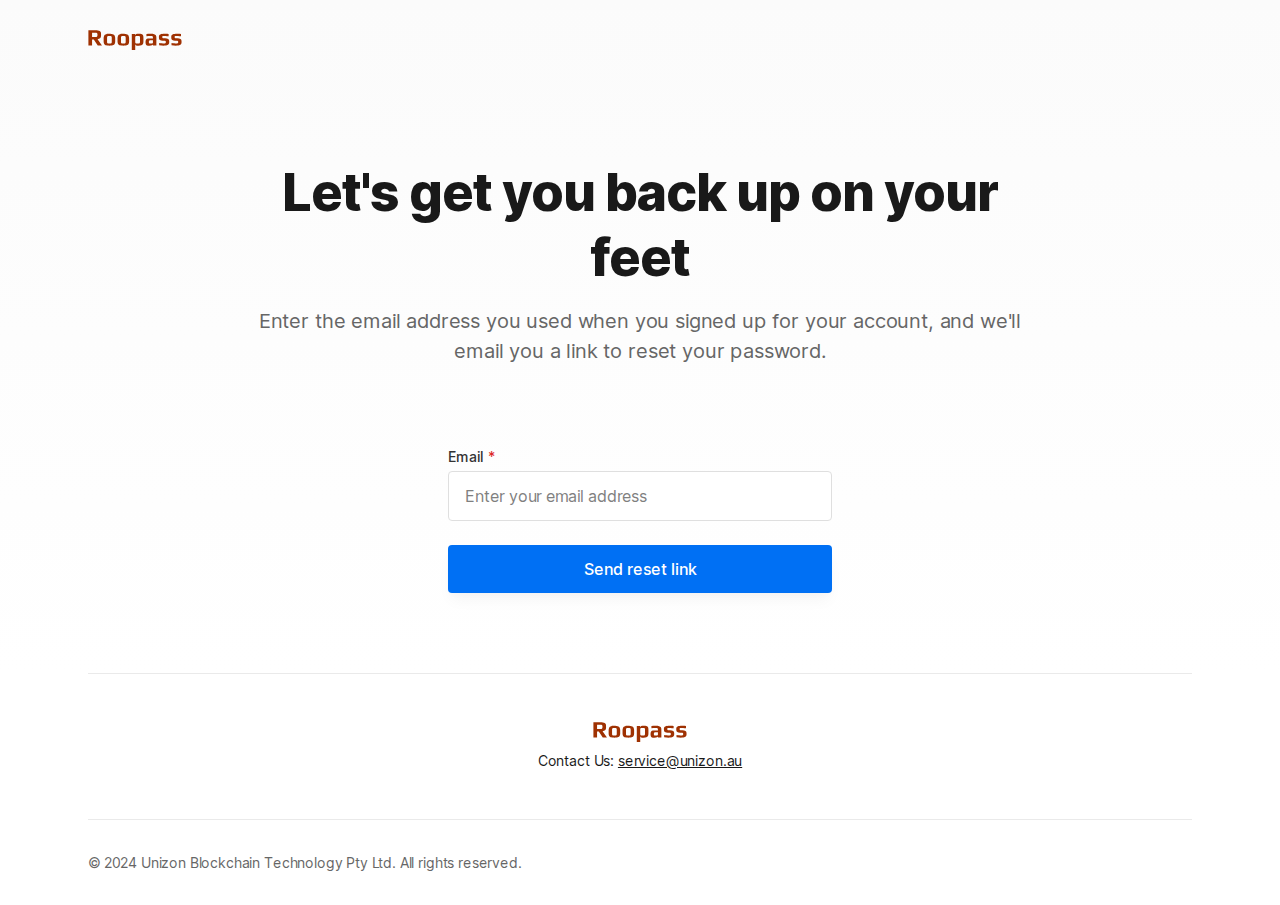
<file: reset-password.html>
<!DOCTYPE html><html lang="en"><head><meta charSet="utf-8"/><meta name="viewport" content="width=device-width, initial-scale=1"/><link rel="preload" href="/_next/static/media/c9a5bc6a7c948fb0-s.p.woff2" as="font" crossorigin="" type="font/woff2"/><link rel="stylesheet" href="/_next/static/css/3bd7ccf3c8920cf7.css" crossorigin="" data-precedence="next"/><link rel="preload" as="script" fetchPriority="low" href="/_next/static/chunks/webpack-c29f96a7d33cc607.js" crossorigin=""/><script src="/_next/static/chunks/fd9d1056-88acd27bac859e5d.js" async="" crossorigin=""></script><script src="/_next/static/chunks/938-941dd3d7d79f1a19.js" async="" crossorigin=""></script><script src="/_next/static/chunks/main-app-78367382fd1a4150.js" async="" crossorigin=""></script><script src="/_next/static/chunks/250-708de5d36ae8ecbe.js" async=""></script><script src="/_next/static/chunks/app/(auth)/layout-bcd1f07e199cc643.js" async=""></script><title>Reset Password - Simple</title><meta name="description" content="Page description"/><meta name="next-size-adjust"/><script src="/_next/static/chunks/polyfills-c67a75d1b6f99dc8.js" crossorigin="" noModule=""></script></head><body class="__variable_aaf875 font-inter antialiased bg-white text-gray-900 tracking-tight"><div class="flex flex-col min-h-screen overflow-hidden supports-[overflow:clip]:overflow-clip"><header class="fixed w-full z-30 md:bg-opacity-90 transition duration-300 ease-in-out "><div class="max-w-6xl mx-auto px-5 sm:px-6"><div class="flex items-center justify-between h-16 md:h-20"><div class="shrink-0 flex justify-center"><a class="block" aria-label="Cruip" href="/"><svg width="94" height="20.34" viewBox="0 0 382 83" fill="none" xmlns="http://www.w3.org/2000/svg"><path d="M0.72 0.695995H28.752C37.072 0.695995 43.088 1.72 46.8 3.768C50.512 5.752 52.368 9.112 52.368 13.848V24.792C52.368 28.44 51.056 31.32 48.432 33.432C45.872 35.48 42.448 36.792 38.16 37.368L56.208 63H38.928L22.608 38.52H15.696V63H0.72V0.695995ZM28.56 28.632C32.08 28.632 34.48 28.184 35.76 27.288C37.04 26.328 37.68 24.504 37.68 21.816V17.4C37.68 15.096 36.976 13.528 35.568 12.696C34.224 11.8 31.888 11.352 28.56 11.352H15.696V28.632H28.56ZM86.541 63.96C83.661 63.96 81.293 63.864 79.437 63.672C77.581 63.48 75.597 63.096 73.485 62.52C71.181 61.88 69.325 60.984 67.917 59.832C66.509 58.616 65.325 56.92 64.365 54.744C63.405 52.632 62.925 50.072 62.925 47.064V33.336C62.925 30.264 63.405 27.576 64.365 25.272C65.325 22.968 66.573 21.176 68.109 19.896C69.453 18.808 71.213 17.912 73.389 17.208C75.629 16.44 77.805 15.96 79.917 15.768C82.349 15.64 84.557 15.576 86.541 15.576C89.485 15.576 91.821 15.672 93.549 15.864C95.341 15.992 97.293 16.376 99.405 17.016C101.709 17.72 103.565 18.68 104.973 19.896C106.445 21.112 107.693 22.84 108.717 25.08C109.677 27.384 110.157 30.136 110.157 33.336V47.064C110.157 49.944 109.677 52.472 108.717 54.648C107.821 56.824 106.637 58.52 105.165 59.736C103.885 60.824 102.125 61.72 99.885 62.424C97.709 63.064 95.565 63.48 93.453 63.672C91.533 63.864 89.229 63.96 86.541 63.96ZM86.541 55.224C89.165 55.224 91.149 55.032 92.493 54.648C93.837 54.2 94.765 53.528 95.277 52.632C95.853 51.736 96.141 50.424 96.141 48.696V31.128C96.141 28.568 95.469 26.776 94.125 25.752C92.781 24.728 90.253 24.216 86.541 24.216C82.829 24.216 80.301 24.728 78.957 25.752C77.613 26.776 76.941 28.568 76.941 31.128V48.696C76.941 50.424 77.197 51.736 77.709 52.632C78.285 53.528 79.245 54.2 80.589 54.648C81.933 55.032 83.917 55.224 86.541 55.224ZM143.354 63.96C140.474 63.96 138.106 63.864 136.25 63.672C134.394 63.48 132.41 63.096 130.298 62.52C127.994 61.88 126.138 60.984 124.73 59.832C123.322 58.616 122.138 56.92 121.178 54.744C120.218 52.632 119.738 50.072 119.738 47.064V33.336C119.738 30.264 120.218 27.576 121.178 25.272C122.138 22.968 123.386 21.176 124.922 19.896C126.266 18.808 128.026 17.912 130.202 17.208C132.442 16.44 134.618 15.96 136.73 15.768C139.162 15.64 141.37 15.576 143.354 15.576C146.298 15.576 148.634 15.672 150.362 15.864C152.154 15.992 154.106 16.376 156.218 17.016C158.522 17.72 160.378 18.68 161.786 19.896C163.258 21.112 164.506 22.84 165.53 25.08C166.49 27.384 166.97 30.136 166.97 33.336V47.064C166.97 49.944 166.49 52.472 165.53 54.648C164.634 56.824 163.45 58.52 161.978 59.736C160.698 60.824 158.938 61.72 156.698 62.424C154.522 63.064 152.378 63.48 150.266 63.672C148.346 63.864 146.042 63.96 143.354 63.96ZM143.354 55.224C145.978 55.224 147.962 55.032 149.306 54.648C150.65 54.2 151.578 53.528 152.09 52.632C152.666 51.736 152.954 50.424 152.954 48.696V31.128C152.954 28.568 152.282 26.776 150.938 25.752C149.594 24.728 147.066 24.216 143.354 24.216C139.642 24.216 137.114 24.728 135.77 25.752C134.426 26.776 133.754 28.568 133.754 31.128V48.696C133.754 50.424 134.01 51.736 134.522 52.632C135.098 53.528 136.058 54.2 137.402 54.648C138.746 55.032 140.73 55.224 143.354 55.224ZM177.894 16.536H191.142V21.144C191.974 19.096 193.606 17.656 196.038 16.824C198.47 15.992 202.086 15.576 206.886 15.576C210.918 15.576 214.15 15.896 216.582 16.536C219.078 17.176 220.966 18.2 222.246 19.608C223.462 21.016 224.294 22.584 224.742 24.312C225.19 25.976 225.414 28.28 225.414 31.224V46.488C225.414 51.096 224.742 54.648 223.398 57.144C222.054 59.64 219.974 61.4 217.158 62.424C214.406 63.448 210.63 63.96 205.83 63.96C201.222 63.96 197.894 63.576 195.846 62.808C193.798 62.04 192.486 60.536 191.91 58.296V82.968H177.894V16.536ZM201.51 55.224C204.262 55.224 206.342 55.032 207.75 54.648C209.158 54.264 210.118 53.592 210.63 52.632C211.142 51.672 211.398 50.232 211.398 48.312V31.128C211.398 29.016 211.174 27.512 210.726 26.616C210.278 25.656 209.382 25.016 208.038 24.696C206.694 24.376 204.486 24.216 201.414 24.216C198.79 24.216 196.774 24.44 195.366 24.888C194.022 25.336 193.094 26.04 192.582 27C192.134 27.96 191.91 29.336 191.91 31.128V48.312C191.91 50.232 192.134 51.672 192.582 52.632C193.094 53.592 194.022 54.264 195.366 54.648C196.71 55.032 198.758 55.224 201.51 55.224ZM249.546 63.96C245.194 63.96 241.93 63.576 239.754 62.808C237.642 61.976 236.138 60.536 235.242 58.488C234.41 56.376 233.994 53.24 233.994 49.08C233.994 45.368 234.442 42.456 235.338 40.344C236.298 38.232 237.802 36.728 239.85 35.832C241.962 34.872 244.842 34.392 248.49 34.392H264.234V31.224C264.234 29.24 263.946 27.768 263.37 26.808C262.858 25.848 261.866 25.176 260.394 24.792C258.986 24.408 256.842 24.216 253.962 24.216C249.994 24.216 244.554 24.6 237.642 25.368V16.536C242.698 15.896 248.618 15.576 255.402 15.576C261.354 15.576 265.93 16.024 269.13 16.92C272.394 17.816 274.73 19.352 276.138 21.528C277.546 23.704 278.25 26.872 278.25 31.032V63H264.522V58.776C263.434 60.632 261.962 61.944 260.106 62.712C258.25 63.544 254.73 63.96 249.546 63.96ZM255.018 55.224C257.834 55.224 259.85 55.128 261.066 54.936C261.962 54.808 262.57 54.616 262.89 54.36C263.274 54.104 263.594 53.688 263.85 53.112C264.106 52.664 264.234 51.992 264.234 51.096V42.072H254.634C252.458 42.072 250.922 42.232 250.026 42.552C249.13 42.808 248.522 43.384 248.202 44.28C247.882 45.112 247.722 46.616 247.722 48.792C247.722 50.904 247.882 52.376 248.202 53.208C248.522 54.04 249.13 54.584 250.026 54.84C250.986 55.096 252.65 55.224 255.018 55.224ZM307.958 63.96C302.966 63.96 296.854 63.48 289.622 62.52V53.208C298.518 54.552 304.694 55.224 308.15 55.224C311.094 55.224 313.27 54.936 314.678 54.36C316.086 53.784 316.79 52.728 316.79 51.192V48.312C316.79 46.712 316.342 45.592 315.446 44.952C314.55 44.248 312.79 43.896 310.166 43.896H304.118C299.19 43.896 295.382 42.936 292.694 41.016C290.006 39.032 288.662 36.152 288.662 32.376V26.712C288.662 22.68 290.582 19.832 294.422 18.168C298.262 16.44 304.054 15.576 311.798 15.576C314.87 15.576 320.374 15.864 328.31 16.44V25.368C318.326 24.6 312.694 24.216 311.414 24.216C307.638 24.216 305.174 24.472 304.022 24.984C302.998 25.56 302.486 26.616 302.486 28.152V30.648C302.486 31.48 302.902 32.216 303.734 32.856C304.566 33.432 305.782 33.72 307.382 33.72H313.526C324.918 33.72 330.614 37.432 330.614 44.856V50.712C330.614 52.952 330.198 54.904 329.366 56.568C328.534 58.232 327.446 59.544 326.102 60.504C324.822 61.4 323.158 62.104 321.11 62.616C319.126 63.128 317.046 63.48 314.87 63.672C312.886 63.864 310.582 63.96 307.958 63.96ZM358.395 63.96C353.403 63.96 347.291 63.48 340.059 62.52V53.208C348.955 54.552 355.131 55.224 358.587 55.224C361.531 55.224 363.707 54.936 365.115 54.36C366.523 53.784 367.227 52.728 367.227 51.192V48.312C367.227 46.712 366.779 45.592 365.883 44.952C364.987 44.248 363.227 43.896 360.603 43.896H354.555C349.627 43.896 345.819 42.936 343.131 41.016C340.443 39.032 339.099 36.152 339.099 32.376V26.712C339.099 22.68 341.019 19.832 344.859 18.168C348.699 16.44 354.491 15.576 362.235 15.576C365.307 15.576 370.811 15.864 378.747 16.44V25.368C368.763 24.6 363.131 24.216 361.851 24.216C358.075 24.216 355.611 24.472 354.459 24.984C353.435 25.56 352.923 26.616 352.923 28.152V30.648C352.923 31.48 353.339 32.216 354.171 32.856C355.003 33.432 356.219 33.72 357.819 33.72H363.963C375.355 33.72 381.051 37.432 381.051 44.856V50.712C381.051 52.952 380.635 54.904 379.803 56.568C378.971 58.232 377.883 59.544 376.539 60.504C375.259 61.4 373.595 62.104 371.547 62.616C369.563 63.128 367.483 63.48 365.307 63.672C363.323 63.864 361.019 63.96 358.395 63.96Z" fill="#9F3102"></path></svg></a></div><nav class="hidden md:flex md:grow"></nav></div></div></header><main class="grow"><section class="bg-gradient-to-b from-gray-100 to-white"><div class="max-w-6xl mx-auto px-4 sm:px-6"><div class="pt-32 pb-12 md:pt-40 md:pb-20"><div class="max-w-3xl mx-auto text-center pb-12 md:pb-20"><h1 class="h1 mb-4">Let&#x27;s get you back up on your feet</h1><p class="text-xl text-gray-600">Enter the email address you used when you signed up for your account, and we&#x27;ll email you a link to reset your password.</p></div><div class="max-w-sm mx-auto"><form><div class="flex flex-wrap -mx-3 mb-4"><div class="w-full px-3"><label class="block text-gray-800 text-sm font-medium mb-1" for="email">Email <span class="text-red-600">*</span></label><input id="email" type="email" class="form-input w-full text-gray-800" placeholder="Enter your email address" required=""/></div></div><div class="flex flex-wrap -mx-3 mt-6"><div class="w-full px-3"><button class="btn text-white bg-blue-600 hover:bg-blue-700 w-full">Send reset link</button></div></div></form></div></div></div></section></main><footer><div class="max-w-6xl mx-auto px-4 sm:px-6"><div class="flex flex-col gap-8 py-8 md:py-12 border-t border-gray-200"><div class="flex flex-col justify-center items-center"><div class="mb-2"><a class="block" aria-label="Cruip" href="/"><svg width="94" height="20.34" viewBox="0 0 382 83" fill="none" xmlns="http://www.w3.org/2000/svg"><path d="M0.72 0.695995H28.752C37.072 0.695995 43.088 1.72 46.8 3.768C50.512 5.752 52.368 9.112 52.368 13.848V24.792C52.368 28.44 51.056 31.32 48.432 33.432C45.872 35.48 42.448 36.792 38.16 37.368L56.208 63H38.928L22.608 38.52H15.696V63H0.72V0.695995ZM28.56 28.632C32.08 28.632 34.48 28.184 35.76 27.288C37.04 26.328 37.68 24.504 37.68 21.816V17.4C37.68 15.096 36.976 13.528 35.568 12.696C34.224 11.8 31.888 11.352 28.56 11.352H15.696V28.632H28.56ZM86.541 63.96C83.661 63.96 81.293 63.864 79.437 63.672C77.581 63.48 75.597 63.096 73.485 62.52C71.181 61.88 69.325 60.984 67.917 59.832C66.509 58.616 65.325 56.92 64.365 54.744C63.405 52.632 62.925 50.072 62.925 47.064V33.336C62.925 30.264 63.405 27.576 64.365 25.272C65.325 22.968 66.573 21.176 68.109 19.896C69.453 18.808 71.213 17.912 73.389 17.208C75.629 16.44 77.805 15.96 79.917 15.768C82.349 15.64 84.557 15.576 86.541 15.576C89.485 15.576 91.821 15.672 93.549 15.864C95.341 15.992 97.293 16.376 99.405 17.016C101.709 17.72 103.565 18.68 104.973 19.896C106.445 21.112 107.693 22.84 108.717 25.08C109.677 27.384 110.157 30.136 110.157 33.336V47.064C110.157 49.944 109.677 52.472 108.717 54.648C107.821 56.824 106.637 58.52 105.165 59.736C103.885 60.824 102.125 61.72 99.885 62.424C97.709 63.064 95.565 63.48 93.453 63.672C91.533 63.864 89.229 63.96 86.541 63.96ZM86.541 55.224C89.165 55.224 91.149 55.032 92.493 54.648C93.837 54.2 94.765 53.528 95.277 52.632C95.853 51.736 96.141 50.424 96.141 48.696V31.128C96.141 28.568 95.469 26.776 94.125 25.752C92.781 24.728 90.253 24.216 86.541 24.216C82.829 24.216 80.301 24.728 78.957 25.752C77.613 26.776 76.941 28.568 76.941 31.128V48.696C76.941 50.424 77.197 51.736 77.709 52.632C78.285 53.528 79.245 54.2 80.589 54.648C81.933 55.032 83.917 55.224 86.541 55.224ZM143.354 63.96C140.474 63.96 138.106 63.864 136.25 63.672C134.394 63.48 132.41 63.096 130.298 62.52C127.994 61.88 126.138 60.984 124.73 59.832C123.322 58.616 122.138 56.92 121.178 54.744C120.218 52.632 119.738 50.072 119.738 47.064V33.336C119.738 30.264 120.218 27.576 121.178 25.272C122.138 22.968 123.386 21.176 124.922 19.896C126.266 18.808 128.026 17.912 130.202 17.208C132.442 16.44 134.618 15.96 136.73 15.768C139.162 15.64 141.37 15.576 143.354 15.576C146.298 15.576 148.634 15.672 150.362 15.864C152.154 15.992 154.106 16.376 156.218 17.016C158.522 17.72 160.378 18.68 161.786 19.896C163.258 21.112 164.506 22.84 165.53 25.08C166.49 27.384 166.97 30.136 166.97 33.336V47.064C166.97 49.944 166.49 52.472 165.53 54.648C164.634 56.824 163.45 58.52 161.978 59.736C160.698 60.824 158.938 61.72 156.698 62.424C154.522 63.064 152.378 63.48 150.266 63.672C148.346 63.864 146.042 63.96 143.354 63.96ZM143.354 55.224C145.978 55.224 147.962 55.032 149.306 54.648C150.65 54.2 151.578 53.528 152.09 52.632C152.666 51.736 152.954 50.424 152.954 48.696V31.128C152.954 28.568 152.282 26.776 150.938 25.752C149.594 24.728 147.066 24.216 143.354 24.216C139.642 24.216 137.114 24.728 135.77 25.752C134.426 26.776 133.754 28.568 133.754 31.128V48.696C133.754 50.424 134.01 51.736 134.522 52.632C135.098 53.528 136.058 54.2 137.402 54.648C138.746 55.032 140.73 55.224 143.354 55.224ZM177.894 16.536H191.142V21.144C191.974 19.096 193.606 17.656 196.038 16.824C198.47 15.992 202.086 15.576 206.886 15.576C210.918 15.576 214.15 15.896 216.582 16.536C219.078 17.176 220.966 18.2 222.246 19.608C223.462 21.016 224.294 22.584 224.742 24.312C225.19 25.976 225.414 28.28 225.414 31.224V46.488C225.414 51.096 224.742 54.648 223.398 57.144C222.054 59.64 219.974 61.4 217.158 62.424C214.406 63.448 210.63 63.96 205.83 63.96C201.222 63.96 197.894 63.576 195.846 62.808C193.798 62.04 192.486 60.536 191.91 58.296V82.968H177.894V16.536ZM201.51 55.224C204.262 55.224 206.342 55.032 207.75 54.648C209.158 54.264 210.118 53.592 210.63 52.632C211.142 51.672 211.398 50.232 211.398 48.312V31.128C211.398 29.016 211.174 27.512 210.726 26.616C210.278 25.656 209.382 25.016 208.038 24.696C206.694 24.376 204.486 24.216 201.414 24.216C198.79 24.216 196.774 24.44 195.366 24.888C194.022 25.336 193.094 26.04 192.582 27C192.134 27.96 191.91 29.336 191.91 31.128V48.312C191.91 50.232 192.134 51.672 192.582 52.632C193.094 53.592 194.022 54.264 195.366 54.648C196.71 55.032 198.758 55.224 201.51 55.224ZM249.546 63.96C245.194 63.96 241.93 63.576 239.754 62.808C237.642 61.976 236.138 60.536 235.242 58.488C234.41 56.376 233.994 53.24 233.994 49.08C233.994 45.368 234.442 42.456 235.338 40.344C236.298 38.232 237.802 36.728 239.85 35.832C241.962 34.872 244.842 34.392 248.49 34.392H264.234V31.224C264.234 29.24 263.946 27.768 263.37 26.808C262.858 25.848 261.866 25.176 260.394 24.792C258.986 24.408 256.842 24.216 253.962 24.216C249.994 24.216 244.554 24.6 237.642 25.368V16.536C242.698 15.896 248.618 15.576 255.402 15.576C261.354 15.576 265.93 16.024 269.13 16.92C272.394 17.816 274.73 19.352 276.138 21.528C277.546 23.704 278.25 26.872 278.25 31.032V63H264.522V58.776C263.434 60.632 261.962 61.944 260.106 62.712C258.25 63.544 254.73 63.96 249.546 63.96ZM255.018 55.224C257.834 55.224 259.85 55.128 261.066 54.936C261.962 54.808 262.57 54.616 262.89 54.36C263.274 54.104 263.594 53.688 263.85 53.112C264.106 52.664 264.234 51.992 264.234 51.096V42.072H254.634C252.458 42.072 250.922 42.232 250.026 42.552C249.13 42.808 248.522 43.384 248.202 44.28C247.882 45.112 247.722 46.616 247.722 48.792C247.722 50.904 247.882 52.376 248.202 53.208C248.522 54.04 249.13 54.584 250.026 54.84C250.986 55.096 252.65 55.224 255.018 55.224ZM307.958 63.96C302.966 63.96 296.854 63.48 289.622 62.52V53.208C298.518 54.552 304.694 55.224 308.15 55.224C311.094 55.224 313.27 54.936 314.678 54.36C316.086 53.784 316.79 52.728 316.79 51.192V48.312C316.79 46.712 316.342 45.592 315.446 44.952C314.55 44.248 312.79 43.896 310.166 43.896H304.118C299.19 43.896 295.382 42.936 292.694 41.016C290.006 39.032 288.662 36.152 288.662 32.376V26.712C288.662 22.68 290.582 19.832 294.422 18.168C298.262 16.44 304.054 15.576 311.798 15.576C314.87 15.576 320.374 15.864 328.31 16.44V25.368C318.326 24.6 312.694 24.216 311.414 24.216C307.638 24.216 305.174 24.472 304.022 24.984C302.998 25.56 302.486 26.616 302.486 28.152V30.648C302.486 31.48 302.902 32.216 303.734 32.856C304.566 33.432 305.782 33.72 307.382 33.72H313.526C324.918 33.72 330.614 37.432 330.614 44.856V50.712C330.614 52.952 330.198 54.904 329.366 56.568C328.534 58.232 327.446 59.544 326.102 60.504C324.822 61.4 323.158 62.104 321.11 62.616C319.126 63.128 317.046 63.48 314.87 63.672C312.886 63.864 310.582 63.96 307.958 63.96ZM358.395 63.96C353.403 63.96 347.291 63.48 340.059 62.52V53.208C348.955 54.552 355.131 55.224 358.587 55.224C361.531 55.224 363.707 54.936 365.115 54.36C366.523 53.784 367.227 52.728 367.227 51.192V48.312C367.227 46.712 366.779 45.592 365.883 44.952C364.987 44.248 363.227 43.896 360.603 43.896H354.555C349.627 43.896 345.819 42.936 343.131 41.016C340.443 39.032 339.099 36.152 339.099 32.376V26.712C339.099 22.68 341.019 19.832 344.859 18.168C348.699 16.44 354.491 15.576 362.235 15.576C365.307 15.576 370.811 15.864 378.747 16.44V25.368C368.763 24.6 363.131 24.216 361.851 24.216C358.075 24.216 355.611 24.472 354.459 24.984C353.435 25.56 352.923 26.616 352.923 28.152V30.648C352.923 31.48 353.339 32.216 354.171 32.856C355.003 33.432 356.219 33.72 357.819 33.72H363.963C375.355 33.72 381.051 37.432 381.051 44.856V50.712C381.051 52.952 380.635 54.904 379.803 56.568C378.971 58.232 377.883 59.544 376.539 60.504C375.259 61.4 373.595 62.104 371.547 62.616C369.563 63.128 367.483 63.48 365.307 63.672C363.323 63.864 361.019 63.96 358.395 63.96Z" fill="#9F3102"></path></svg></a></div><div class="text-sm">Contact Us:<!-- --> <a href="mailto:service@amplefintech.com" class="text-sm underline">service@unizon.au</a></div></div></div><div class="md:flex md:items-center md:justify-between py-4 md:py-8 border-t border-gray-200"><div class="text-sm text-gray-600 mr-4">© 2024 Unizon Blockchain Technology Pty Ltd. All rights reserved.</div></div></div></footer></div><script src="/_next/static/chunks/webpack-c29f96a7d33cc607.js" crossorigin="" async=""></script><script>(self.__next_f=self.__next_f||[]).push([0]);self.__next_f.push([2,null])</script><script>self.__next_f.push([1,"1:HL[\"/_next/static/media/c9a5bc6a7c948fb0-s.p.woff2\",\"font\",{\"crossOrigin\":\"\",\"type\":\"font/woff2\"}]\n2:HL[\"/_next/static/css/3bd7ccf3c8920cf7.css\",\"style\",{\"crossOrigin\":\"\"}]\n0:\"$L3\"\n"])</script><script>self.__next_f.push([1,"4:I[7690,[],\"\"]\n6:I[5613,[],\"\"]\n7:I[1778,[],\"\"]\n8:I[2940,[\"250\",\"static/chunks/250-708de5d36ae8ecbe.js\",\"695\",\"static/chunks/app/(auth)/layout-bcd1f07e199cc643.js\"],\"\"]\n9:I[5250,[\"250\",\"static/chunks/250-708de5d36ae8ecbe.js\",\"695\",\"static/chunks/app/(auth)/layout-bcd1f07e199cc643.js\"],\"\"]\n10:I[8955,[],\"\"]\na:T1d5b,"])</script><script>self.__next_f.push([1,"M0.72 0.695995H28.752C37.072 0.695995 43.088 1.72 46.8 3.768C50.512 5.752 52.368 9.112 52.368 13.848V24.792C52.368 28.44 51.056 31.32 48.432 33.432C45.872 35.48 42.448 36.792 38.16 37.368L56.208 63H38.928L22.608 38.52H15.696V63H0.72V0.695995ZM28.56 28.632C32.08 28.632 34.48 28.184 35.76 27.288C37.04 26.328 37.68 24.504 37.68 21.816V17.4C37.68 15.096 36.976 13.528 35.568 12.696C34.224 11.8 31.888 11.352 28.56 11.352H15.696V28.632H28.56ZM86.541 63.96C83.661 63.96 81.293 63.864 79.437 63.672C77.581 63.48 75.597 63.096 73.485 62.52C71.181 61.88 69.325 60.984 67.917 59.832C66.509 58.616 65.325 56.92 64.365 54.744C63.405 52.632 62.925 50.072 62.925 47.064V33.336C62.925 30.264 63.405 27.576 64.365 25.272C65.325 22.968 66.573 21.176 68.109 19.896C69.453 18.808 71.213 17.912 73.389 17.208C75.629 16.44 77.805 15.96 79.917 15.768C82.349 15.64 84.557 15.576 86.541 15.576C89.485 15.576 91.821 15.672 93.549 15.864C95.341 15.992 97.293 16.376 99.405 17.016C101.709 17.72 103.565 18.68 104.973 19.896C106.445 21.112 107.693 22.84 108.717 25.08C109.677 27.384 110.157 30.136 110.157 33.336V47.064C110.157 49.944 109.677 52.472 108.717 54.648C107.821 56.824 106.637 58.52 105.165 59.736C103.885 60.824 102.125 61.72 99.885 62.424C97.709 63.064 95.565 63.48 93.453 63.672C91.533 63.864 89.229 63.96 86.541 63.96ZM86.541 55.224C89.165 55.224 91.149 55.032 92.493 54.648C93.837 54.2 94.765 53.528 95.277 52.632C95.853 51.736 96.141 50.424 96.141 48.696V31.128C96.141 28.568 95.469 26.776 94.125 25.752C92.781 24.728 90.253 24.216 86.541 24.216C82.829 24.216 80.301 24.728 78.957 25.752C77.613 26.776 76.941 28.568 76.941 31.128V48.696C76.941 50.424 77.197 51.736 77.709 52.632C78.285 53.528 79.245 54.2 80.589 54.648C81.933 55.032 83.917 55.224 86.541 55.224ZM143.354 63.96C140.474 63.96 138.106 63.864 136.25 63.672C134.394 63.48 132.41 63.096 130.298 62.52C127.994 61.88 126.138 60.984 124.73 59.832C123.322 58.616 122.138 56.92 121.178 54.744C120.218 52.632 119.738 50.072 119.738 47.064V33.336C119.738 30.264 120.218 27.576 121.178 25.272C122.138 22.968 123.386 21.176 124.922 19.896C126.266 18.808 128.026 17.912 130.202 17.208C132.442 16.44 134.618 15.96 136.73 15.768C139.162 15.64 141.37 15.576 143.354 15.576C146.298 15.576 148.634 15.672 150.362 15.864C152.154 15.992 154.106 16.376 156.218 17.016C158.522 17.72 160.378 18.68 161.786 19.896C163.258 21.112 164.506 22.84 165.53 25.08C166.49 27.384 166.97 30.136 166.97 33.336V47.064C166.97 49.944 166.49 52.472 165.53 54.648C164.634 56.824 163.45 58.52 161.978 59.736C160.698 60.824 158.938 61.72 156.698 62.424C154.522 63.064 152.378 63.48 150.266 63.672C148.346 63.864 146.042 63.96 143.354 63.96ZM143.354 55.224C145.978 55.224 147.962 55.032 149.306 54.648C150.65 54.2 151.578 53.528 152.09 52.632C152.666 51.736 152.954 50.424 152.954 48.696V31.128C152.954 28.568 152.282 26.776 150.938 25.752C149.594 24.728 147.066 24.216 143.354 24.216C139.642 24.216 137.114 24.728 135.77 25.752C134.426 26.776 133.754 28.568 133.754 31.128V48.696C133.754 50.424 134.01 51.736 134.522 52.632C135.098 53.528 136.058 54.2 137.402 54.648C138.746 55.032 140.73 55.224 143.354 55.224ZM177.894 16.536H191.142V21.144C191.974 19.096 193.606 17.656 196.038 16.824C198.47 15.992 202.086 15.576 206.886 15.576C210.918 15.576 214.15 15.896 216.582 16.536C219.078 17.176 220.966 18.2 222.246 19.608C223.462 21.016 224.294 22.584 224.742 24.312C225.19 25.976 225.414 28.28 225.414 31.224V46.488C225.414 51.096 224.742 54.648 223.398 57.144C222.054 59.64 219.974 61.4 217.158 62.424C214.406 63.448 210.63 63.96 205.83 63.96C201.222 63.96 197.894 63.576 195.846 62.808C193.798 62.04 192.486 60.536 191.91 58.296V82.968H177.894V16.536ZM201.51 55.224C204.262 55.224 206.342 55.032 207.75 54.648C209.158 54.264 210.118 53.592 210.63 52.632C211.142 51.672 211.398 50.232 211.398 48.312V31.128C211.398 29.016 211.174 27.512 210.726 26.616C210.278 25.656 209.382 25.016 208.038 24.696C206.694 24.376 204.486 24.216 201.414 24.216C198.79 24.216 196.774 24.44 195.366 24.888C194.022 25.336 193.094 26.04 192.582 27C192.134 27.96 191.91 29.336 191.91 31.128V48.312C191.91 50.232 192.134 51.672 192.582 52.632C193.094 53.592 194.022 54.264 195.366 54.648C196.71 55.032 198.758 55.224 201.51 55.224ZM249.546 63.96C245.194 63.96 241.93 63.576 239.754 62.808C237.642 61.976 236.138 60.536 235.242 58.488C234.41 56.376 233.994 53.24 233.994 49.08C233.994 45.368 234.442 42.456 235.338 40.344C236.298 38.232 237.802 36.728 239.85 35.832C241.962 34.872 244.842 34.392 248.49 34.392H264.234V31.224C264.234 29.24 263.946 27.768 263.37 26.808C262.858 25.848 261.866 25.176 260.394 24.792C258.986 24.408 256.842 24.216 253.962 24.216C249.994 24.216 244.554 24.6 237.642 25.368V16.536C242.698 15.896 248.618 15.576 255.402 15.576C261.354 15.576 265.93 16.024 269.13 16.92C272.394 17.816 274.73 19.352 276.138 21.528C277.546 23.704 278.25 26.872 278.25 31.032V63H264.522V58.776C263.434 60.632 261.962 61.944 260.106 62.712C258.25 63.544 254.73 63.96 249.546 63.96ZM255.018 55.224C257.834 55.224 259.85 55.128 261.066 54.936C261.962 54.808 262.57 54.616 262.89 54.36C263.274 54.104 263.594 53.688 263.85 53.112C264.106 52.664 264.234 51.992 264.234 51.096V42.072H254.634C252.458 42.072 250.922 42.232 250.026 42.552C249.13 42.808 248.522 43.384 248.202 44.28C247.882 45.112 247.722 46.616 247.722 48.792C247.722 50.904 247.882 52.376 248.202 53.208C248.522 54.04 249.13 54.584 250.026 54.84C250.986 55.096 252.65 55.224 255.018 55.224ZM307.958 63.96C302.966 63.96 296.854 63.48 289.622 62.52V53.208C298.518 54.552 304.694 55.224 308.15 55.224C311.094 55.224 313.27 54.936 314.678 54.36C316.086 53.784 316.79 52.728 316.79 51.192V48.312C316.79 46.712 316.342 45.592 315.446 44.952C314.55 44.248 312.79 43.896 310.166 43.896H304.118C299.19 43.896 295.382 42.936 292.694 41.016C290.006 39.032 288.662 36.152 288.662 32.376V26.712C288.662 22.68 290.582 19.832 294.422 18.168C298.262 16.44 304.054 15.576 311.798 15.576C314.87 15.576 320.374 15.864 328.31 16.44V25.368C318.326 24.6 312.694 24.216 311.414 24.216C307.638 24.216 305.174 24.472 304.022 24.984C302.998 25.56 302.486 26.616 302.486 28.152V30.648C302.486 31.48 302.902 32.216 303.734 32.856C304.566 33.432 305.782 33.72 307.382 33.72H313.526C324.918 33.72 330.614 37.432 330.614 44.856V50.712C330.614 52.952 330.198 54.904 329.366 56.568C328.534 58.232 327.446 59.544 326.102 60.504C324.822 61.4 323.158 62.104 321.11 62.616C319.126 63.128 317.046 63.48 314.87 63.672C312.886 63.864 310.582 63.96 307.958 63.96ZM358.395 63.96C353.403 63.96 347.291 63.48 340.059 62.52V53.208C348.955 54.552 355.131 55.224 358.587 55.224C361.531 55.224 363.707 54.936 365.115 54.36C366.523 53.784 367.227 52.728 367.227 51.192V48.312C367.227 46.712 366.779 45.592 365.883 44.952C364.987 44.248 363.227 43.896 360.603 43.896H354.555C349.627 43.896 345.819 42.936 343.131 41.016C340.443 39.032 339.099 36.152 339.099 32.376V26.712C339.099 22.68 341.019 19.832 344.859 18.168C348.699 16.44 354.491 15.576 362.235 15.576C365.307 15.576 370.811 15.864 378.747 16.44V25.368C368.763 24.6 363.131 24.216 361.851 24.216C358.075 24.216 355.611 24.472 354.459 24.984C353.435 25.56 352.923 26.616 352.923 28.152V30.648C352.923 31.48 353.339 32.216 354.171 32.856C355.003 33.432 356.219 33.72 357.819 33.72H363.963C375.355 33.72 381.051 37.432 381.051 44.856V50.712C381.051 52.952 380.635 54.904 379.803 56.568C378.971 58.232 377.883 59.544 376.539 60.504C375.259 61.4 373.595 62.104 371.547 62.616C369.563 63.128 367.483 63.48 365.307 63.672C363.323 63.864 361.019 63.96 358.395 63.96Z"])</script><script>self.__next_f.push([1,"b:{\"fontFamily\":\"system-ui,\\\"Segoe UI\\\",Roboto,Helvetica,Arial,sans-serif,\\\"Apple Color Emoji\\\",\\\"Segoe UI Emoji\\\"\",\"height\":\"100vh\",\"textAlign\":\"center\",\"display\":\"flex\",\"flexDirection\":\"column\",\"alignItems\":\"center\",\"justifyContent\":\"center\"}\nc:{\"display\":\"inline-block\",\"margin\":\"0 20px 0 0\",\"padding\":\"0 23px 0 0\",\"fontSize\":24,\"fontWeight\":500,\"verticalAlign\":\"top\",\"lineHeight\":\"49px\"}\nd:{\"display\":\"inline-block\"}\ne:{\"fontSize\":14,\"fontWeight\":400,\"lineHeight\":\"49px\",\"margin\":0}\n"])</script><script>self.__next_f.push([1,"3:[[[\"$\",\"link\",\"0\",{\"rel\":\"stylesheet\",\"href\":\"/_next/static/css/3bd7ccf3c8920cf7.css\",\"precedence\":\"next\",\"crossOrigin\":\"\"}]],[\"$\",\"$L4\",null,{\"buildId\":\"GKy2DIvuvssRJ28YMt4aJ\",\"assetPrefix\":\"\",\"initialCanonicalUrl\":\"/reset-password\",\"initialTree\":[\"\",{\"children\":[\"(auth)\",{\"children\":[\"reset-password\",{\"children\":[\"__PAGE__\",{}]}]}]},\"$undefined\",\"$undefined\",true],\"initialSeedData\":[\"\",{\"children\":[\"(auth)\",{\"children\":[\"reset-password\",{\"children\":[\"__PAGE__\",{},[\"$L5\",[\"$\",\"section\",null,{\"className\":\"bg-gradient-to-b from-gray-100 to-white\",\"children\":[\"$\",\"div\",null,{\"className\":\"max-w-6xl mx-auto px-4 sm:px-6\",\"children\":[\"$\",\"div\",null,{\"className\":\"pt-32 pb-12 md:pt-40 md:pb-20\",\"children\":[[\"$\",\"div\",null,{\"className\":\"max-w-3xl mx-auto text-center pb-12 md:pb-20\",\"children\":[[\"$\",\"h1\",null,{\"className\":\"h1 mb-4\",\"children\":\"Let's get you back up on your feet\"}],[\"$\",\"p\",null,{\"className\":\"text-xl text-gray-600\",\"children\":\"Enter the email address you used when you signed up for your account, and we'll email you a link to reset your password.\"}]]}],[\"$\",\"div\",null,{\"className\":\"max-w-sm mx-auto\",\"children\":[\"$\",\"form\",null,{\"children\":[[\"$\",\"div\",null,{\"className\":\"flex flex-wrap -mx-3 mb-4\",\"children\":[\"$\",\"div\",null,{\"className\":\"w-full px-3\",\"children\":[[\"$\",\"label\",null,{\"className\":\"block text-gray-800 text-sm font-medium mb-1\",\"htmlFor\":\"email\",\"children\":[\"Email \",[\"$\",\"span\",null,{\"className\":\"text-red-600\",\"children\":\"*\"}]]}],[\"$\",\"input\",null,{\"id\":\"email\",\"type\":\"email\",\"className\":\"form-input w-full text-gray-800\",\"placeholder\":\"Enter your email address\",\"required\":true}]]}]}],[\"$\",\"div\",null,{\"className\":\"flex flex-wrap -mx-3 mt-6\",\"children\":[\"$\",\"div\",null,{\"className\":\"w-full px-3\",\"children\":[\"$\",\"button\",null,{\"className\":\"btn text-white bg-blue-600 hover:bg-blue-700 w-full\",\"children\":\"Send reset link\"}]}]}]]}]}]]}]}]}],null]]},[\"$\",\"$L6\",null,{\"parallelRouterKey\":\"children\",\"segmentPath\":[\"children\",\"(auth)\",\"children\",\"reset-password\",\"children\"],\"loading\":\"$undefined\",\"loadingStyles\":\"$undefined\",\"loadingScripts\":\"$undefined\",\"hasLoading\":false,\"error\":\"$undefined\",\"errorStyles\":\"$undefined\",\"errorScripts\":\"$undefined\",\"template\":[\"$\",\"$L7\",null,{}],\"templateStyles\":\"$undefined\",\"templateScripts\":\"$undefined\",\"notFound\":\"$undefined\",\"notFoundStyles\":\"$undefined\",\"styles\":null}]]},[null,[[\"$\",\"$L8\",null,{}],[\"$\",\"main\",null,{\"className\":\"grow\",\"children\":[\"$\",\"$L6\",null,{\"parallelRouterKey\":\"children\",\"segmentPath\":[\"children\",\"(auth)\",\"children\"],\"loading\":\"$undefined\",\"loadingStyles\":\"$undefined\",\"loadingScripts\":\"$undefined\",\"hasLoading\":false,\"error\":\"$undefined\",\"errorStyles\":\"$undefined\",\"errorScripts\":\"$undefined\",\"template\":[\"$\",\"$L7\",null,{}],\"templateStyles\":\"$undefined\",\"templateScripts\":\"$undefined\",\"notFound\":[[\"$\",\"title\",null,{\"children\":\"404: This page could not be found.\"}],[\"$\",\"div\",null,{\"style\":{\"fontFamily\":\"system-ui,\\\"Segoe UI\\\",Roboto,Helvetica,Arial,sans-serif,\\\"Apple Color Emoji\\\",\\\"Segoe UI Emoji\\\"\",\"height\":\"100vh\",\"textAlign\":\"center\",\"display\":\"flex\",\"flexDirection\":\"column\",\"alignItems\":\"center\",\"justifyContent\":\"center\"},\"children\":[\"$\",\"div\",null,{\"children\":[[\"$\",\"style\",null,{\"dangerouslySetInnerHTML\":{\"__html\":\"body{color:#000;background:#fff;margin:0}.next-error-h1{border-right:1px solid rgba(0,0,0,.3)}@media (prefers-color-scheme:dark){body{color:#fff;background:#000}.next-error-h1{border-right:1px solid rgba(255,255,255,.3)}}\"}}],[\"$\",\"h1\",null,{\"className\":\"next-error-h1\",\"style\":{\"display\":\"inline-block\",\"margin\":\"0 20px 0 0\",\"padding\":\"0 23px 0 0\",\"fontSize\":24,\"fontWeight\":500,\"verticalAlign\":\"top\",\"lineHeight\":\"49px\"},\"children\":\"404\"}],[\"$\",\"div\",null,{\"style\":{\"display\":\"inline-block\"},\"children\":[\"$\",\"h2\",null,{\"style\":{\"fontSize\":14,\"fontWeight\":400,\"lineHeight\":\"49px\",\"margin\":0},\"children\":\"This page could not be found.\"}]}]]}]}]],\"notFoundStyles\":[],\"styles\":null}]}],[\"$\",\"footer\",null,{\"children\":[\"$\",\"div\",null,{\"className\":\"max-w-6xl mx-auto px-4 sm:px-6\",\"children\":[[\"$\",\"div\",null,{\"className\":\"flex flex-col gap-8 py-8 md:py-12 border-t border-gray-200\",\"children\":[\"$\",\"div\",null,{\"className\":\"flex flex-col justify-center items-center\",\"children\":[[\"$\",\"div\",null,{\"className\":\"mb-2\",\"children\":[\"$\",\"$L9\",null,{\"href\":\"/\",\"className\":\"block\",\"aria-label\":\"Cruip\",\"children\":[\"$\",\"svg\",null,{\"width\":\"94\",\"height\":\"20.34\",\"viewBox\":\"0 0 382 83\",\"fill\":\"none\",\"xmlns\":\"http://www.w3.org/2000/svg\",\"children\":[\"$\",\"path\",null,{\"d\":\"$a\",\"fill\":\"#9F3102\"}]}]}]}],[\"$\",\"div\",null,{\"className\":\"text-sm\",\"children\":[\"Contact Us:\",\" \",[\"$\",\"a\",null,{\"href\":\"mailto:service@amplefintech.com\",\"className\":\"text-sm underline\",\"children\":\"service@unizon.au\"}]]}]]}]}],[\"$\",\"div\",null,{\"className\":\"md:flex md:items-center md:justify-between py-4 md:py-8 border-t border-gray-200\",\"children\":[\"$\",\"div\",null,{\"className\":\"text-sm text-gray-600 mr-4\",\"children\":\"© 2024 Unizon Blockchain Technology Pty Ltd. All rights reserved.\"}]}]]}]}]],null]]},[null,[\"$\",\"html\",null,{\"lang\":\"en\",\"children\":[\"$\",\"body\",null,{\"suppressHydrationWarning\":true,\"className\":\"__variable_aaf875 font-inter antialiased bg-white text-gray-900 tracking-tight\",\"children\":[\"$\",\"div\",null,{\"className\":\"flex flex-col min-h-screen overflow-hidden supports-[overflow:clip]:overflow-clip\",\"children\":[\"$\",\"$L6\",null,{\"parallelRouterKey\":\"children\",\"segmentPath\":[\"children\"],\"loading\":\"$undefined\",\"loadingStyles\":\"$undefined\",\"loadingScripts\":\"$undefined\",\"hasLoading\":false,\"error\":\"$undefined\",\"errorStyles\":\"$undefined\",\"errorScripts\":\"$undefined\",\"template\":[\"$\",\"$L7\",null,{}],\"templateStyles\":\"$undefined\",\"templateScripts\":\"$undefined\",\"notFound\":[[\"$\",\"title\",null,{\"children\":\"404: This page could not be found.\"}],[\"$\",\"div\",null,{\"style\":\"$b\",\"children\":[\"$\",\"div\",null,{\"children\":[[\"$\",\"style\",null,{\"dangerouslySetInnerHTML\":{\"__html\":\"body{color:#000;background:#fff;margin:0}.next-error-h1{border-right:1px solid rgba(0,0,0,.3)}@media (prefers-color-scheme:dark){body{color:#fff;background:#000}.next-error-h1{border-right:1px solid rgba(255,255,255,.3)}}\"}}],[\"$\",\"h1\",null,{\"className\":\"next-error-h1\",\"style\":\"$c\",\"children\":\"404\"}],[\"$\",\"div\",null,{\"style\":\"$d\",\"children\":[\"$\",\"h2\",null,{\"style\":\"$e\",\"children\":\"This page could not be found.\"}]}]]}]}]],\"notFoundStyles\":[],\"styles\":null}]}]}]}],null]],\"initialHead\":[false,\"$Lf\"],\"globalErrorComponent\":\"$10\"}]]\n"])</script><script>self.__next_f.push([1,"f:[[\"$\",\"meta\",\"0\",{\"name\":\"viewport\",\"content\":\"width=device-width, initial-scale=1\"}],[\"$\",\"meta\",\"1\",{\"charSet\":\"utf-8\"}],[\"$\",\"title\",\"2\",{\"children\":\"Reset Password - Simple\"}],[\"$\",\"meta\",\"3\",{\"name\":\"description\",\"content\":\"Page description\"}],[\"$\",\"meta\",\"4\",{\"name\":\"next-size-adjust\"}]]\n5:null\n"])</script><script>self.__next_f.push([1,""])</script></body></html>
</file>
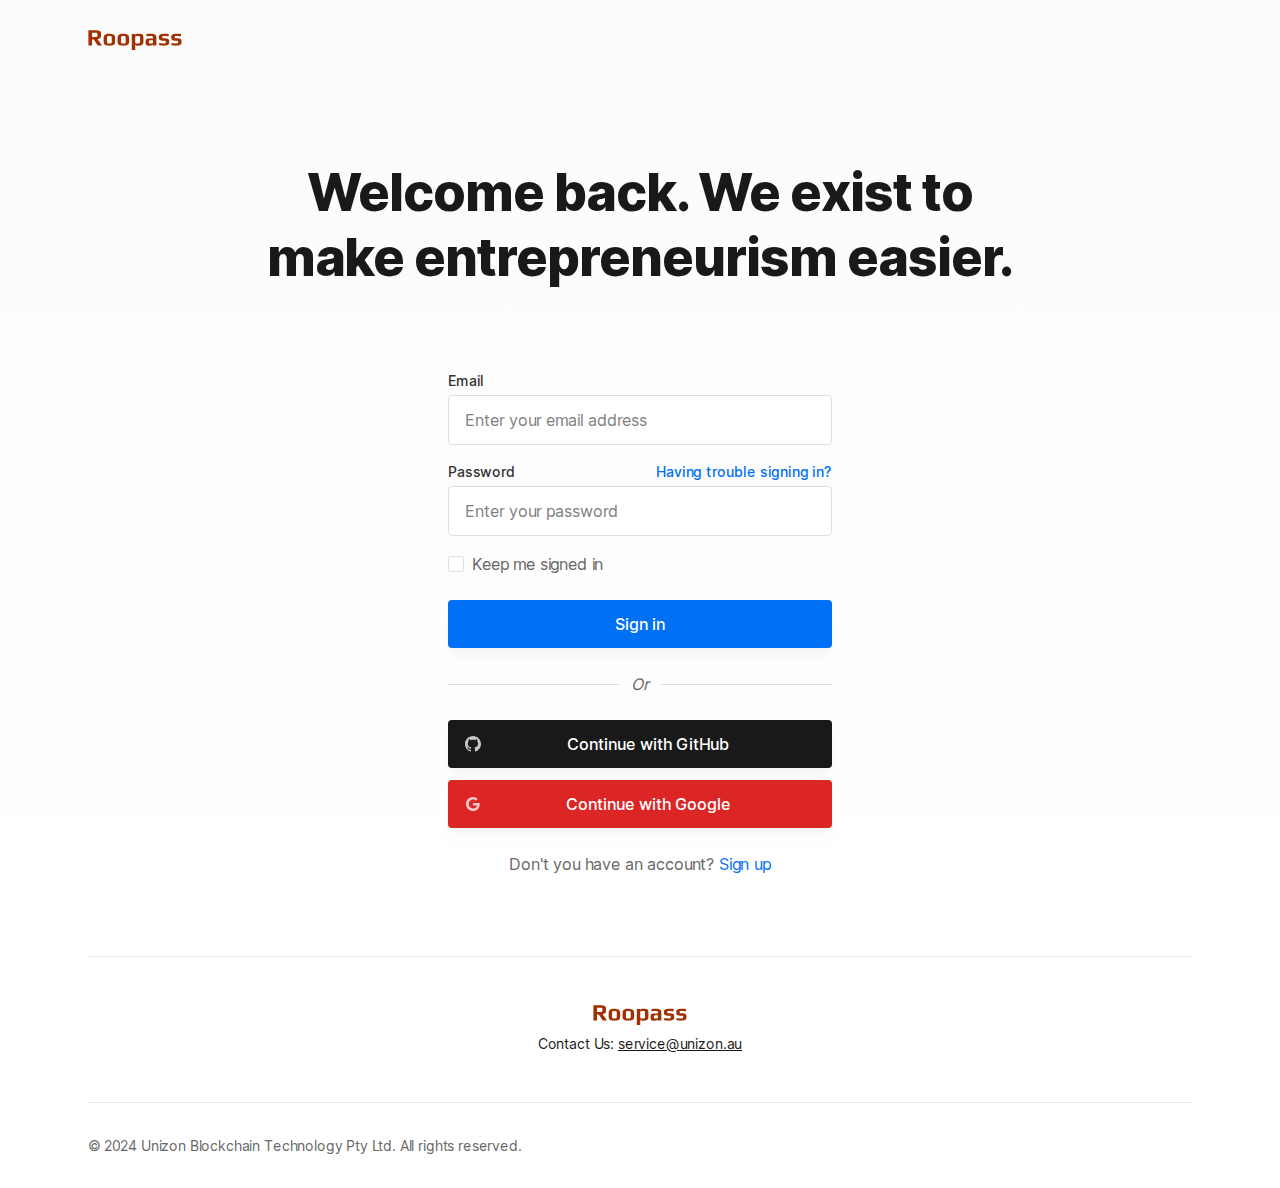
<file: signin.html>
<!DOCTYPE html><html lang="en"><head><meta charSet="utf-8"/><meta name="viewport" content="width=device-width, initial-scale=1"/><link rel="preload" href="/_next/static/media/c9a5bc6a7c948fb0-s.p.woff2" as="font" crossorigin="" type="font/woff2"/><link rel="stylesheet" href="/_next/static/css/3bd7ccf3c8920cf7.css" crossorigin="" data-precedence="next"/><link rel="preload" as="script" fetchPriority="low" href="/_next/static/chunks/webpack-c29f96a7d33cc607.js" crossorigin=""/><script src="/_next/static/chunks/fd9d1056-88acd27bac859e5d.js" async="" crossorigin=""></script><script src="/_next/static/chunks/938-941dd3d7d79f1a19.js" async="" crossorigin=""></script><script src="/_next/static/chunks/main-app-78367382fd1a4150.js" async="" crossorigin=""></script><script src="/_next/static/chunks/250-708de5d36ae8ecbe.js" async=""></script><script src="/_next/static/chunks/app/(auth)/signin/page-d58186a42d714c68.js" async=""></script><script src="/_next/static/chunks/app/(auth)/layout-bcd1f07e199cc643.js" async=""></script><title>Sign In - Simple</title><meta name="description" content="Page description"/><meta name="next-size-adjust"/><script src="/_next/static/chunks/polyfills-c67a75d1b6f99dc8.js" crossorigin="" noModule=""></script></head><body class="__variable_aaf875 font-inter antialiased bg-white text-gray-900 tracking-tight"><div class="flex flex-col min-h-screen overflow-hidden supports-[overflow:clip]:overflow-clip"><header class="fixed w-full z-30 md:bg-opacity-90 transition duration-300 ease-in-out "><div class="max-w-6xl mx-auto px-5 sm:px-6"><div class="flex items-center justify-between h-16 md:h-20"><div class="shrink-0 flex justify-center"><a class="block" aria-label="Cruip" href="/"><svg width="94" height="20.34" viewBox="0 0 382 83" fill="none" xmlns="http://www.w3.org/2000/svg"><path d="M0.72 0.695995H28.752C37.072 0.695995 43.088 1.72 46.8 3.768C50.512 5.752 52.368 9.112 52.368 13.848V24.792C52.368 28.44 51.056 31.32 48.432 33.432C45.872 35.48 42.448 36.792 38.16 37.368L56.208 63H38.928L22.608 38.52H15.696V63H0.72V0.695995ZM28.56 28.632C32.08 28.632 34.48 28.184 35.76 27.288C37.04 26.328 37.68 24.504 37.68 21.816V17.4C37.68 15.096 36.976 13.528 35.568 12.696C34.224 11.8 31.888 11.352 28.56 11.352H15.696V28.632H28.56ZM86.541 63.96C83.661 63.96 81.293 63.864 79.437 63.672C77.581 63.48 75.597 63.096 73.485 62.52C71.181 61.88 69.325 60.984 67.917 59.832C66.509 58.616 65.325 56.92 64.365 54.744C63.405 52.632 62.925 50.072 62.925 47.064V33.336C62.925 30.264 63.405 27.576 64.365 25.272C65.325 22.968 66.573 21.176 68.109 19.896C69.453 18.808 71.213 17.912 73.389 17.208C75.629 16.44 77.805 15.96 79.917 15.768C82.349 15.64 84.557 15.576 86.541 15.576C89.485 15.576 91.821 15.672 93.549 15.864C95.341 15.992 97.293 16.376 99.405 17.016C101.709 17.72 103.565 18.68 104.973 19.896C106.445 21.112 107.693 22.84 108.717 25.08C109.677 27.384 110.157 30.136 110.157 33.336V47.064C110.157 49.944 109.677 52.472 108.717 54.648C107.821 56.824 106.637 58.52 105.165 59.736C103.885 60.824 102.125 61.72 99.885 62.424C97.709 63.064 95.565 63.48 93.453 63.672C91.533 63.864 89.229 63.96 86.541 63.96ZM86.541 55.224C89.165 55.224 91.149 55.032 92.493 54.648C93.837 54.2 94.765 53.528 95.277 52.632C95.853 51.736 96.141 50.424 96.141 48.696V31.128C96.141 28.568 95.469 26.776 94.125 25.752C92.781 24.728 90.253 24.216 86.541 24.216C82.829 24.216 80.301 24.728 78.957 25.752C77.613 26.776 76.941 28.568 76.941 31.128V48.696C76.941 50.424 77.197 51.736 77.709 52.632C78.285 53.528 79.245 54.2 80.589 54.648C81.933 55.032 83.917 55.224 86.541 55.224ZM143.354 63.96C140.474 63.96 138.106 63.864 136.25 63.672C134.394 63.48 132.41 63.096 130.298 62.52C127.994 61.88 126.138 60.984 124.73 59.832C123.322 58.616 122.138 56.92 121.178 54.744C120.218 52.632 119.738 50.072 119.738 47.064V33.336C119.738 30.264 120.218 27.576 121.178 25.272C122.138 22.968 123.386 21.176 124.922 19.896C126.266 18.808 128.026 17.912 130.202 17.208C132.442 16.44 134.618 15.96 136.73 15.768C139.162 15.64 141.37 15.576 143.354 15.576C146.298 15.576 148.634 15.672 150.362 15.864C152.154 15.992 154.106 16.376 156.218 17.016C158.522 17.72 160.378 18.68 161.786 19.896C163.258 21.112 164.506 22.84 165.53 25.08C166.49 27.384 166.97 30.136 166.97 33.336V47.064C166.97 49.944 166.49 52.472 165.53 54.648C164.634 56.824 163.45 58.52 161.978 59.736C160.698 60.824 158.938 61.72 156.698 62.424C154.522 63.064 152.378 63.48 150.266 63.672C148.346 63.864 146.042 63.96 143.354 63.96ZM143.354 55.224C145.978 55.224 147.962 55.032 149.306 54.648C150.65 54.2 151.578 53.528 152.09 52.632C152.666 51.736 152.954 50.424 152.954 48.696V31.128C152.954 28.568 152.282 26.776 150.938 25.752C149.594 24.728 147.066 24.216 143.354 24.216C139.642 24.216 137.114 24.728 135.77 25.752C134.426 26.776 133.754 28.568 133.754 31.128V48.696C133.754 50.424 134.01 51.736 134.522 52.632C135.098 53.528 136.058 54.2 137.402 54.648C138.746 55.032 140.73 55.224 143.354 55.224ZM177.894 16.536H191.142V21.144C191.974 19.096 193.606 17.656 196.038 16.824C198.47 15.992 202.086 15.576 206.886 15.576C210.918 15.576 214.15 15.896 216.582 16.536C219.078 17.176 220.966 18.2 222.246 19.608C223.462 21.016 224.294 22.584 224.742 24.312C225.19 25.976 225.414 28.28 225.414 31.224V46.488C225.414 51.096 224.742 54.648 223.398 57.144C222.054 59.64 219.974 61.4 217.158 62.424C214.406 63.448 210.63 63.96 205.83 63.96C201.222 63.96 197.894 63.576 195.846 62.808C193.798 62.04 192.486 60.536 191.91 58.296V82.968H177.894V16.536ZM201.51 55.224C204.262 55.224 206.342 55.032 207.75 54.648C209.158 54.264 210.118 53.592 210.63 52.632C211.142 51.672 211.398 50.232 211.398 48.312V31.128C211.398 29.016 211.174 27.512 210.726 26.616C210.278 25.656 209.382 25.016 208.038 24.696C206.694 24.376 204.486 24.216 201.414 24.216C198.79 24.216 196.774 24.44 195.366 24.888C194.022 25.336 193.094 26.04 192.582 27C192.134 27.96 191.91 29.336 191.91 31.128V48.312C191.91 50.232 192.134 51.672 192.582 52.632C193.094 53.592 194.022 54.264 195.366 54.648C196.71 55.032 198.758 55.224 201.51 55.224ZM249.546 63.96C245.194 63.96 241.93 63.576 239.754 62.808C237.642 61.976 236.138 60.536 235.242 58.488C234.41 56.376 233.994 53.24 233.994 49.08C233.994 45.368 234.442 42.456 235.338 40.344C236.298 38.232 237.802 36.728 239.85 35.832C241.962 34.872 244.842 34.392 248.49 34.392H264.234V31.224C264.234 29.24 263.946 27.768 263.37 26.808C262.858 25.848 261.866 25.176 260.394 24.792C258.986 24.408 256.842 24.216 253.962 24.216C249.994 24.216 244.554 24.6 237.642 25.368V16.536C242.698 15.896 248.618 15.576 255.402 15.576C261.354 15.576 265.93 16.024 269.13 16.92C272.394 17.816 274.73 19.352 276.138 21.528C277.546 23.704 278.25 26.872 278.25 31.032V63H264.522V58.776C263.434 60.632 261.962 61.944 260.106 62.712C258.25 63.544 254.73 63.96 249.546 63.96ZM255.018 55.224C257.834 55.224 259.85 55.128 261.066 54.936C261.962 54.808 262.57 54.616 262.89 54.36C263.274 54.104 263.594 53.688 263.85 53.112C264.106 52.664 264.234 51.992 264.234 51.096V42.072H254.634C252.458 42.072 250.922 42.232 250.026 42.552C249.13 42.808 248.522 43.384 248.202 44.28C247.882 45.112 247.722 46.616 247.722 48.792C247.722 50.904 247.882 52.376 248.202 53.208C248.522 54.04 249.13 54.584 250.026 54.84C250.986 55.096 252.65 55.224 255.018 55.224ZM307.958 63.96C302.966 63.96 296.854 63.48 289.622 62.52V53.208C298.518 54.552 304.694 55.224 308.15 55.224C311.094 55.224 313.27 54.936 314.678 54.36C316.086 53.784 316.79 52.728 316.79 51.192V48.312C316.79 46.712 316.342 45.592 315.446 44.952C314.55 44.248 312.79 43.896 310.166 43.896H304.118C299.19 43.896 295.382 42.936 292.694 41.016C290.006 39.032 288.662 36.152 288.662 32.376V26.712C288.662 22.68 290.582 19.832 294.422 18.168C298.262 16.44 304.054 15.576 311.798 15.576C314.87 15.576 320.374 15.864 328.31 16.44V25.368C318.326 24.6 312.694 24.216 311.414 24.216C307.638 24.216 305.174 24.472 304.022 24.984C302.998 25.56 302.486 26.616 302.486 28.152V30.648C302.486 31.48 302.902 32.216 303.734 32.856C304.566 33.432 305.782 33.72 307.382 33.72H313.526C324.918 33.72 330.614 37.432 330.614 44.856V50.712C330.614 52.952 330.198 54.904 329.366 56.568C328.534 58.232 327.446 59.544 326.102 60.504C324.822 61.4 323.158 62.104 321.11 62.616C319.126 63.128 317.046 63.48 314.87 63.672C312.886 63.864 310.582 63.96 307.958 63.96ZM358.395 63.96C353.403 63.96 347.291 63.48 340.059 62.52V53.208C348.955 54.552 355.131 55.224 358.587 55.224C361.531 55.224 363.707 54.936 365.115 54.36C366.523 53.784 367.227 52.728 367.227 51.192V48.312C367.227 46.712 366.779 45.592 365.883 44.952C364.987 44.248 363.227 43.896 360.603 43.896H354.555C349.627 43.896 345.819 42.936 343.131 41.016C340.443 39.032 339.099 36.152 339.099 32.376V26.712C339.099 22.68 341.019 19.832 344.859 18.168C348.699 16.44 354.491 15.576 362.235 15.576C365.307 15.576 370.811 15.864 378.747 16.44V25.368C368.763 24.6 363.131 24.216 361.851 24.216C358.075 24.216 355.611 24.472 354.459 24.984C353.435 25.56 352.923 26.616 352.923 28.152V30.648C352.923 31.48 353.339 32.216 354.171 32.856C355.003 33.432 356.219 33.72 357.819 33.72H363.963C375.355 33.72 381.051 37.432 381.051 44.856V50.712C381.051 52.952 380.635 54.904 379.803 56.568C378.971 58.232 377.883 59.544 376.539 60.504C375.259 61.4 373.595 62.104 371.547 62.616C369.563 63.128 367.483 63.48 365.307 63.672C363.323 63.864 361.019 63.96 358.395 63.96Z" fill="#9F3102"></path></svg></a></div><nav class="hidden md:flex md:grow"></nav></div></div></header><main class="grow"><section class="bg-gradient-to-b from-gray-100 to-white"><div class="max-w-6xl mx-auto px-4 sm:px-6"><div class="pt-32 pb-12 md:pt-40 md:pb-20"><div class="max-w-3xl mx-auto text-center pb-12 md:pb-20"><h1 class="h1">Welcome back. We exist to make entrepreneurism easier.</h1></div><div class="max-w-sm mx-auto"><form><div class="flex flex-wrap -mx-3 mb-4"><div class="w-full px-3"><label class="block text-gray-800 text-sm font-medium mb-1" for="email">Email</label><input id="email" type="email" class="form-input w-full text-gray-800" placeholder="Enter your email address" required=""/></div></div><div class="flex flex-wrap -mx-3 mb-4"><div class="w-full px-3"><div class="flex justify-between"><label class="block text-gray-800 text-sm font-medium mb-1" for="password">Password</label><a class="text-sm font-medium text-blue-600 hover:underline" href="/reset-password">Having trouble signing in?</a></div><input id="password" type="password" class="form-input w-full text-gray-800" placeholder="Enter your password" required=""/></div></div><div class="flex flex-wrap -mx-3 mb-4"><div class="w-full px-3"><div class="flex justify-between"><label class="flex items-center"><input type="checkbox" class="form-checkbox"/><span class="text-gray-600 ml-2">Keep me signed in</span></label></div></div></div><div class="flex flex-wrap -mx-3 mt-6"><div class="w-full px-3"><button class="btn text-white bg-blue-600 hover:bg-blue-700 w-full">Sign in</button></div></div></form><div class="flex items-center my-6"><div class="border-t border-gray-300 grow mr-3" aria-hidden="true"></div><div class="text-gray-600 italic">Or</div><div class="border-t border-gray-300 grow ml-3" aria-hidden="true"></div></div><form><div class="flex flex-wrap -mx-3 mb-3"><div class="w-full px-3"><button class="btn px-0 text-white bg-gray-900 hover:bg-gray-800 w-full relative flex items-center"><svg class="w-4 h-4 fill-current text-white opacity-75 shrink-0 mx-4" viewBox="0 0 16 16" xmlns="http://www.w3.org/2000/svg"><path d="M7.95 0C3.578 0 0 3.578 0 7.95c0 3.479 2.286 6.46 5.466 7.553.397.1.497-.199.497-.397v-1.392c-2.187.497-2.683-.993-2.683-.993-.398-.895-.895-1.193-.895-1.193-.696-.497.1-.497.1-.497.795.1 1.192.795 1.192.795.696 1.292 1.888.895 2.286.696.1-.497.298-.895.497-1.093-1.79-.2-3.578-.895-3.578-3.975 0-.895.298-1.59.795-2.087-.1-.2-.397-.994.1-2.087 0 0 .695-.2 2.186.795a6.408 6.408 0 011.987-.299c.696 0 1.392.1 1.988.299 1.49-.994 2.186-.795 2.186-.795.398 1.093.199 1.888.1 2.087.496.596.795 1.291.795 2.087 0 3.08-1.889 3.677-3.677 3.875.298.398.596.895.596 1.59v2.187c0 .198.1.497.596.397C13.714 14.41 16 11.43 16 7.95 15.9 3.578 12.323 0 7.95 0z"></path></svg><span class="flex-auto pl-16 pr-8 -ml-16">Continue with GitHub</span></button></div></div><div class="flex flex-wrap -mx-3"><div class="w-full px-3"><button class="btn px-0 text-white bg-red-600 hover:bg-red-700 w-full relative flex items-center"><svg class="w-4 h-4 fill-current text-white opacity-75 shrink-0 mx-4" viewBox="0 0 16 16" xmlns="http://www.w3.org/2000/svg"><path d="M7.9 7v2.4H12c-.2 1-1.2 3-4 3-2.4 0-4.3-2-4.3-4.4 0-2.4 2-4.4 4.3-4.4 1.4 0 2.3.6 2.8 1.1l1.9-1.8C11.5 1.7 9.9 1 8 1 4.1 1 1 4.1 1 8s3.1 7 7 7c4 0 6.7-2.8 6.7-6.8 0-.5 0-.8-.1-1.2H7.9z"></path></svg><span class="flex-auto pl-16 pr-8 -ml-16">Continue with Google</span></button></div></div></form><div class="text-gray-600 text-center mt-6">Don&#x27;t you have an account? <a class="text-blue-600 hover:underline transition duration-150 ease-in-out" href="/getapp">Sign up</a></div></div></div></div></section></main><footer><div class="max-w-6xl mx-auto px-4 sm:px-6"><div class="flex flex-col gap-8 py-8 md:py-12 border-t border-gray-200"><div class="flex flex-col justify-center items-center"><div class="mb-2"><a class="block" aria-label="Cruip" href="/"><svg width="94" height="20.34" viewBox="0 0 382 83" fill="none" xmlns="http://www.w3.org/2000/svg"><path d="M0.72 0.695995H28.752C37.072 0.695995 43.088 1.72 46.8 3.768C50.512 5.752 52.368 9.112 52.368 13.848V24.792C52.368 28.44 51.056 31.32 48.432 33.432C45.872 35.48 42.448 36.792 38.16 37.368L56.208 63H38.928L22.608 38.52H15.696V63H0.72V0.695995ZM28.56 28.632C32.08 28.632 34.48 28.184 35.76 27.288C37.04 26.328 37.68 24.504 37.68 21.816V17.4C37.68 15.096 36.976 13.528 35.568 12.696C34.224 11.8 31.888 11.352 28.56 11.352H15.696V28.632H28.56ZM86.541 63.96C83.661 63.96 81.293 63.864 79.437 63.672C77.581 63.48 75.597 63.096 73.485 62.52C71.181 61.88 69.325 60.984 67.917 59.832C66.509 58.616 65.325 56.92 64.365 54.744C63.405 52.632 62.925 50.072 62.925 47.064V33.336C62.925 30.264 63.405 27.576 64.365 25.272C65.325 22.968 66.573 21.176 68.109 19.896C69.453 18.808 71.213 17.912 73.389 17.208C75.629 16.44 77.805 15.96 79.917 15.768C82.349 15.64 84.557 15.576 86.541 15.576C89.485 15.576 91.821 15.672 93.549 15.864C95.341 15.992 97.293 16.376 99.405 17.016C101.709 17.72 103.565 18.68 104.973 19.896C106.445 21.112 107.693 22.84 108.717 25.08C109.677 27.384 110.157 30.136 110.157 33.336V47.064C110.157 49.944 109.677 52.472 108.717 54.648C107.821 56.824 106.637 58.52 105.165 59.736C103.885 60.824 102.125 61.72 99.885 62.424C97.709 63.064 95.565 63.48 93.453 63.672C91.533 63.864 89.229 63.96 86.541 63.96ZM86.541 55.224C89.165 55.224 91.149 55.032 92.493 54.648C93.837 54.2 94.765 53.528 95.277 52.632C95.853 51.736 96.141 50.424 96.141 48.696V31.128C96.141 28.568 95.469 26.776 94.125 25.752C92.781 24.728 90.253 24.216 86.541 24.216C82.829 24.216 80.301 24.728 78.957 25.752C77.613 26.776 76.941 28.568 76.941 31.128V48.696C76.941 50.424 77.197 51.736 77.709 52.632C78.285 53.528 79.245 54.2 80.589 54.648C81.933 55.032 83.917 55.224 86.541 55.224ZM143.354 63.96C140.474 63.96 138.106 63.864 136.25 63.672C134.394 63.48 132.41 63.096 130.298 62.52C127.994 61.88 126.138 60.984 124.73 59.832C123.322 58.616 122.138 56.92 121.178 54.744C120.218 52.632 119.738 50.072 119.738 47.064V33.336C119.738 30.264 120.218 27.576 121.178 25.272C122.138 22.968 123.386 21.176 124.922 19.896C126.266 18.808 128.026 17.912 130.202 17.208C132.442 16.44 134.618 15.96 136.73 15.768C139.162 15.64 141.37 15.576 143.354 15.576C146.298 15.576 148.634 15.672 150.362 15.864C152.154 15.992 154.106 16.376 156.218 17.016C158.522 17.72 160.378 18.68 161.786 19.896C163.258 21.112 164.506 22.84 165.53 25.08C166.49 27.384 166.97 30.136 166.97 33.336V47.064C166.97 49.944 166.49 52.472 165.53 54.648C164.634 56.824 163.45 58.52 161.978 59.736C160.698 60.824 158.938 61.72 156.698 62.424C154.522 63.064 152.378 63.48 150.266 63.672C148.346 63.864 146.042 63.96 143.354 63.96ZM143.354 55.224C145.978 55.224 147.962 55.032 149.306 54.648C150.65 54.2 151.578 53.528 152.09 52.632C152.666 51.736 152.954 50.424 152.954 48.696V31.128C152.954 28.568 152.282 26.776 150.938 25.752C149.594 24.728 147.066 24.216 143.354 24.216C139.642 24.216 137.114 24.728 135.77 25.752C134.426 26.776 133.754 28.568 133.754 31.128V48.696C133.754 50.424 134.01 51.736 134.522 52.632C135.098 53.528 136.058 54.2 137.402 54.648C138.746 55.032 140.73 55.224 143.354 55.224ZM177.894 16.536H191.142V21.144C191.974 19.096 193.606 17.656 196.038 16.824C198.47 15.992 202.086 15.576 206.886 15.576C210.918 15.576 214.15 15.896 216.582 16.536C219.078 17.176 220.966 18.2 222.246 19.608C223.462 21.016 224.294 22.584 224.742 24.312C225.19 25.976 225.414 28.28 225.414 31.224V46.488C225.414 51.096 224.742 54.648 223.398 57.144C222.054 59.64 219.974 61.4 217.158 62.424C214.406 63.448 210.63 63.96 205.83 63.96C201.222 63.96 197.894 63.576 195.846 62.808C193.798 62.04 192.486 60.536 191.91 58.296V82.968H177.894V16.536ZM201.51 55.224C204.262 55.224 206.342 55.032 207.75 54.648C209.158 54.264 210.118 53.592 210.63 52.632C211.142 51.672 211.398 50.232 211.398 48.312V31.128C211.398 29.016 211.174 27.512 210.726 26.616C210.278 25.656 209.382 25.016 208.038 24.696C206.694 24.376 204.486 24.216 201.414 24.216C198.79 24.216 196.774 24.44 195.366 24.888C194.022 25.336 193.094 26.04 192.582 27C192.134 27.96 191.91 29.336 191.91 31.128V48.312C191.91 50.232 192.134 51.672 192.582 52.632C193.094 53.592 194.022 54.264 195.366 54.648C196.71 55.032 198.758 55.224 201.51 55.224ZM249.546 63.96C245.194 63.96 241.93 63.576 239.754 62.808C237.642 61.976 236.138 60.536 235.242 58.488C234.41 56.376 233.994 53.24 233.994 49.08C233.994 45.368 234.442 42.456 235.338 40.344C236.298 38.232 237.802 36.728 239.85 35.832C241.962 34.872 244.842 34.392 248.49 34.392H264.234V31.224C264.234 29.24 263.946 27.768 263.37 26.808C262.858 25.848 261.866 25.176 260.394 24.792C258.986 24.408 256.842 24.216 253.962 24.216C249.994 24.216 244.554 24.6 237.642 25.368V16.536C242.698 15.896 248.618 15.576 255.402 15.576C261.354 15.576 265.93 16.024 269.13 16.92C272.394 17.816 274.73 19.352 276.138 21.528C277.546 23.704 278.25 26.872 278.25 31.032V63H264.522V58.776C263.434 60.632 261.962 61.944 260.106 62.712C258.25 63.544 254.73 63.96 249.546 63.96ZM255.018 55.224C257.834 55.224 259.85 55.128 261.066 54.936C261.962 54.808 262.57 54.616 262.89 54.36C263.274 54.104 263.594 53.688 263.85 53.112C264.106 52.664 264.234 51.992 264.234 51.096V42.072H254.634C252.458 42.072 250.922 42.232 250.026 42.552C249.13 42.808 248.522 43.384 248.202 44.28C247.882 45.112 247.722 46.616 247.722 48.792C247.722 50.904 247.882 52.376 248.202 53.208C248.522 54.04 249.13 54.584 250.026 54.84C250.986 55.096 252.65 55.224 255.018 55.224ZM307.958 63.96C302.966 63.96 296.854 63.48 289.622 62.52V53.208C298.518 54.552 304.694 55.224 308.15 55.224C311.094 55.224 313.27 54.936 314.678 54.36C316.086 53.784 316.79 52.728 316.79 51.192V48.312C316.79 46.712 316.342 45.592 315.446 44.952C314.55 44.248 312.79 43.896 310.166 43.896H304.118C299.19 43.896 295.382 42.936 292.694 41.016C290.006 39.032 288.662 36.152 288.662 32.376V26.712C288.662 22.68 290.582 19.832 294.422 18.168C298.262 16.44 304.054 15.576 311.798 15.576C314.87 15.576 320.374 15.864 328.31 16.44V25.368C318.326 24.6 312.694 24.216 311.414 24.216C307.638 24.216 305.174 24.472 304.022 24.984C302.998 25.56 302.486 26.616 302.486 28.152V30.648C302.486 31.48 302.902 32.216 303.734 32.856C304.566 33.432 305.782 33.72 307.382 33.72H313.526C324.918 33.72 330.614 37.432 330.614 44.856V50.712C330.614 52.952 330.198 54.904 329.366 56.568C328.534 58.232 327.446 59.544 326.102 60.504C324.822 61.4 323.158 62.104 321.11 62.616C319.126 63.128 317.046 63.48 314.87 63.672C312.886 63.864 310.582 63.96 307.958 63.96ZM358.395 63.96C353.403 63.96 347.291 63.48 340.059 62.52V53.208C348.955 54.552 355.131 55.224 358.587 55.224C361.531 55.224 363.707 54.936 365.115 54.36C366.523 53.784 367.227 52.728 367.227 51.192V48.312C367.227 46.712 366.779 45.592 365.883 44.952C364.987 44.248 363.227 43.896 360.603 43.896H354.555C349.627 43.896 345.819 42.936 343.131 41.016C340.443 39.032 339.099 36.152 339.099 32.376V26.712C339.099 22.68 341.019 19.832 344.859 18.168C348.699 16.44 354.491 15.576 362.235 15.576C365.307 15.576 370.811 15.864 378.747 16.44V25.368C368.763 24.6 363.131 24.216 361.851 24.216C358.075 24.216 355.611 24.472 354.459 24.984C353.435 25.56 352.923 26.616 352.923 28.152V30.648C352.923 31.48 353.339 32.216 354.171 32.856C355.003 33.432 356.219 33.72 357.819 33.72H363.963C375.355 33.72 381.051 37.432 381.051 44.856V50.712C381.051 52.952 380.635 54.904 379.803 56.568C378.971 58.232 377.883 59.544 376.539 60.504C375.259 61.4 373.595 62.104 371.547 62.616C369.563 63.128 367.483 63.48 365.307 63.672C363.323 63.864 361.019 63.96 358.395 63.96Z" fill="#9F3102"></path></svg></a></div><div class="text-sm">Contact Us:<!-- --> <a href="mailto:service@amplefintech.com" class="text-sm underline">service@unizon.au</a></div></div></div><div class="md:flex md:items-center md:justify-between py-4 md:py-8 border-t border-gray-200"><div class="text-sm text-gray-600 mr-4">© 2024 Unizon Blockchain Technology Pty Ltd. All rights reserved.</div></div></div></footer></div><script src="/_next/static/chunks/webpack-c29f96a7d33cc607.js" crossorigin="" async=""></script><script>(self.__next_f=self.__next_f||[]).push([0]);self.__next_f.push([2,null])</script><script>self.__next_f.push([1,"1:HL[\"/_next/static/media/c9a5bc6a7c948fb0-s.p.woff2\",\"font\",{\"crossOrigin\":\"\",\"type\":\"font/woff2\"}]\n2:HL[\"/_next/static/css/3bd7ccf3c8920cf7.css\",\"style\",{\"crossOrigin\":\"\"}]\n0:\"$L3\"\n"])</script><script>self.__next_f.push([1,"4:I[7690,[],\"\"]\n6:I[5250,[\"250\",\"static/chunks/250-708de5d36ae8ecbe.js\",\"161\",\"static/chunks/app/(auth)/signin/page-d58186a42d714c68.js\"],\"\"]\n7:I[5613,[],\"\"]\n8:I[1778,[],\"\"]\n9:I[2940,[\"250\",\"static/chunks/250-708de5d36ae8ecbe.js\",\"695\",\"static/chunks/app/(auth)/layout-bcd1f07e199cc643.js\"],\"\"]\n10:I[8955,[],\"\"]\na:T1d5b,"])</script><script>self.__next_f.push([1,"M0.72 0.695995H28.752C37.072 0.695995 43.088 1.72 46.8 3.768C50.512 5.752 52.368 9.112 52.368 13.848V24.792C52.368 28.44 51.056 31.32 48.432 33.432C45.872 35.48 42.448 36.792 38.16 37.368L56.208 63H38.928L22.608 38.52H15.696V63H0.72V0.695995ZM28.56 28.632C32.08 28.632 34.48 28.184 35.76 27.288C37.04 26.328 37.68 24.504 37.68 21.816V17.4C37.68 15.096 36.976 13.528 35.568 12.696C34.224 11.8 31.888 11.352 28.56 11.352H15.696V28.632H28.56ZM86.541 63.96C83.661 63.96 81.293 63.864 79.437 63.672C77.581 63.48 75.597 63.096 73.485 62.52C71.181 61.88 69.325 60.984 67.917 59.832C66.509 58.616 65.325 56.92 64.365 54.744C63.405 52.632 62.925 50.072 62.925 47.064V33.336C62.925 30.264 63.405 27.576 64.365 25.272C65.325 22.968 66.573 21.176 68.109 19.896C69.453 18.808 71.213 17.912 73.389 17.208C75.629 16.44 77.805 15.96 79.917 15.768C82.349 15.64 84.557 15.576 86.541 15.576C89.485 15.576 91.821 15.672 93.549 15.864C95.341 15.992 97.293 16.376 99.405 17.016C101.709 17.72 103.565 18.68 104.973 19.896C106.445 21.112 107.693 22.84 108.717 25.08C109.677 27.384 110.157 30.136 110.157 33.336V47.064C110.157 49.944 109.677 52.472 108.717 54.648C107.821 56.824 106.637 58.52 105.165 59.736C103.885 60.824 102.125 61.72 99.885 62.424C97.709 63.064 95.565 63.48 93.453 63.672C91.533 63.864 89.229 63.96 86.541 63.96ZM86.541 55.224C89.165 55.224 91.149 55.032 92.493 54.648C93.837 54.2 94.765 53.528 95.277 52.632C95.853 51.736 96.141 50.424 96.141 48.696V31.128C96.141 28.568 95.469 26.776 94.125 25.752C92.781 24.728 90.253 24.216 86.541 24.216C82.829 24.216 80.301 24.728 78.957 25.752C77.613 26.776 76.941 28.568 76.941 31.128V48.696C76.941 50.424 77.197 51.736 77.709 52.632C78.285 53.528 79.245 54.2 80.589 54.648C81.933 55.032 83.917 55.224 86.541 55.224ZM143.354 63.96C140.474 63.96 138.106 63.864 136.25 63.672C134.394 63.48 132.41 63.096 130.298 62.52C127.994 61.88 126.138 60.984 124.73 59.832C123.322 58.616 122.138 56.92 121.178 54.744C120.218 52.632 119.738 50.072 119.738 47.064V33.336C119.738 30.264 120.218 27.576 121.178 25.272C122.138 22.968 123.386 21.176 124.922 19.896C126.266 18.808 128.026 17.912 130.202 17.208C132.442 16.44 134.618 15.96 136.73 15.768C139.162 15.64 141.37 15.576 143.354 15.576C146.298 15.576 148.634 15.672 150.362 15.864C152.154 15.992 154.106 16.376 156.218 17.016C158.522 17.72 160.378 18.68 161.786 19.896C163.258 21.112 164.506 22.84 165.53 25.08C166.49 27.384 166.97 30.136 166.97 33.336V47.064C166.97 49.944 166.49 52.472 165.53 54.648C164.634 56.824 163.45 58.52 161.978 59.736C160.698 60.824 158.938 61.72 156.698 62.424C154.522 63.064 152.378 63.48 150.266 63.672C148.346 63.864 146.042 63.96 143.354 63.96ZM143.354 55.224C145.978 55.224 147.962 55.032 149.306 54.648C150.65 54.2 151.578 53.528 152.09 52.632C152.666 51.736 152.954 50.424 152.954 48.696V31.128C152.954 28.568 152.282 26.776 150.938 25.752C149.594 24.728 147.066 24.216 143.354 24.216C139.642 24.216 137.114 24.728 135.77 25.752C134.426 26.776 133.754 28.568 133.754 31.128V48.696C133.754 50.424 134.01 51.736 134.522 52.632C135.098 53.528 136.058 54.2 137.402 54.648C138.746 55.032 140.73 55.224 143.354 55.224ZM177.894 16.536H191.142V21.144C191.974 19.096 193.606 17.656 196.038 16.824C198.47 15.992 202.086 15.576 206.886 15.576C210.918 15.576 214.15 15.896 216.582 16.536C219.078 17.176 220.966 18.2 222.246 19.608C223.462 21.016 224.294 22.584 224.742 24.312C225.19 25.976 225.414 28.28 225.414 31.224V46.488C225.414 51.096 224.742 54.648 223.398 57.144C222.054 59.64 219.974 61.4 217.158 62.424C214.406 63.448 210.63 63.96 205.83 63.96C201.222 63.96 197.894 63.576 195.846 62.808C193.798 62.04 192.486 60.536 191.91 58.296V82.968H177.894V16.536ZM201.51 55.224C204.262 55.224 206.342 55.032 207.75 54.648C209.158 54.264 210.118 53.592 210.63 52.632C211.142 51.672 211.398 50.232 211.398 48.312V31.128C211.398 29.016 211.174 27.512 210.726 26.616C210.278 25.656 209.382 25.016 208.038 24.696C206.694 24.376 204.486 24.216 201.414 24.216C198.79 24.216 196.774 24.44 195.366 24.888C194.022 25.336 193.094 26.04 192.582 27C192.134 27.96 191.91 29.336 191.91 31.128V48.312C191.91 50.232 192.134 51.672 192.582 52.632C193.094 53.592 194.022 54.264 195.366 54.648C196.71 55.032 198.758 55.224 201.51 55.224ZM249.546 63.96C245.194 63.96 241.93 63.576 239.754 62.808C237.642 61.976 236.138 60.536 235.242 58.488C234.41 56.376 233.994 53.24 233.994 49.08C233.994 45.368 234.442 42.456 235.338 40.344C236.298 38.232 237.802 36.728 239.85 35.832C241.962 34.872 244.842 34.392 248.49 34.392H264.234V31.224C264.234 29.24 263.946 27.768 263.37 26.808C262.858 25.848 261.866 25.176 260.394 24.792C258.986 24.408 256.842 24.216 253.962 24.216C249.994 24.216 244.554 24.6 237.642 25.368V16.536C242.698 15.896 248.618 15.576 255.402 15.576C261.354 15.576 265.93 16.024 269.13 16.92C272.394 17.816 274.73 19.352 276.138 21.528C277.546 23.704 278.25 26.872 278.25 31.032V63H264.522V58.776C263.434 60.632 261.962 61.944 260.106 62.712C258.25 63.544 254.73 63.96 249.546 63.96ZM255.018 55.224C257.834 55.224 259.85 55.128 261.066 54.936C261.962 54.808 262.57 54.616 262.89 54.36C263.274 54.104 263.594 53.688 263.85 53.112C264.106 52.664 264.234 51.992 264.234 51.096V42.072H254.634C252.458 42.072 250.922 42.232 250.026 42.552C249.13 42.808 248.522 43.384 248.202 44.28C247.882 45.112 247.722 46.616 247.722 48.792C247.722 50.904 247.882 52.376 248.202 53.208C248.522 54.04 249.13 54.584 250.026 54.84C250.986 55.096 252.65 55.224 255.018 55.224ZM307.958 63.96C302.966 63.96 296.854 63.48 289.622 62.52V53.208C298.518 54.552 304.694 55.224 308.15 55.224C311.094 55.224 313.27 54.936 314.678 54.36C316.086 53.784 316.79 52.728 316.79 51.192V48.312C316.79 46.712 316.342 45.592 315.446 44.952C314.55 44.248 312.79 43.896 310.166 43.896H304.118C299.19 43.896 295.382 42.936 292.694 41.016C290.006 39.032 288.662 36.152 288.662 32.376V26.712C288.662 22.68 290.582 19.832 294.422 18.168C298.262 16.44 304.054 15.576 311.798 15.576C314.87 15.576 320.374 15.864 328.31 16.44V25.368C318.326 24.6 312.694 24.216 311.414 24.216C307.638 24.216 305.174 24.472 304.022 24.984C302.998 25.56 302.486 26.616 302.486 28.152V30.648C302.486 31.48 302.902 32.216 303.734 32.856C304.566 33.432 305.782 33.72 307.382 33.72H313.526C324.918 33.72 330.614 37.432 330.614 44.856V50.712C330.614 52.952 330.198 54.904 329.366 56.568C328.534 58.232 327.446 59.544 326.102 60.504C324.822 61.4 323.158 62.104 321.11 62.616C319.126 63.128 317.046 63.48 314.87 63.672C312.886 63.864 310.582 63.96 307.958 63.96ZM358.395 63.96C353.403 63.96 347.291 63.48 340.059 62.52V53.208C348.955 54.552 355.131 55.224 358.587 55.224C361.531 55.224 363.707 54.936 365.115 54.36C366.523 53.784 367.227 52.728 367.227 51.192V48.312C367.227 46.712 366.779 45.592 365.883 44.952C364.987 44.248 363.227 43.896 360.603 43.896H354.555C349.627 43.896 345.819 42.936 343.131 41.016C340.443 39.032 339.099 36.152 339.099 32.376V26.712C339.099 22.68 341.019 19.832 344.859 18.168C348.699 16.44 354.491 15.576 362.235 15.576C365.307 15.576 370.811 15.864 378.747 16.44V25.368C368.763 24.6 363.131 24.216 361.851 24.216C358.075 24.216 355.611 24.472 354.459 24.984C353.435 25.56 352.923 26.616 352.923 28.152V30.648C352.923 31.48 353.339 32.216 354.171 32.856C355.003 33.432 356.219 33.72 357.819 33.72H363.963C375.355 33.72 381.051 37.432 381.051 44.856V50.712C381.051 52.952 380.635 54.904 379.803 56.568C378.971 58.232 377.883 59.544 376.539 60.504C375.259 61.4 373.595 62.104 371.547 62.616C369.563 63.128 367.483 63.48 365.307 63.672C363.323 63.864 361.019 63.96 358.395 63.96Z"])</script><script>self.__next_f.push([1,"b:{\"fontFamily\":\"system-ui,\\\"Segoe UI\\\",Roboto,Helvetica,Arial,sans-serif,\\\"Apple Color Emoji\\\",\\\"Segoe UI Emoji\\\"\",\"height\":\"100vh\",\"textAlign\":\"center\",\"display\":\"flex\",\"flexDirection\":\"column\",\"alignItems\":\"center\",\"justifyContent\":\"center\"}\nc:{\"display\":\"inline-block\",\"margin\":\"0 20px 0 0\",\"padding\":\"0 23px 0 0\",\"fontSize\":24,\"fontWeight\":500,\"verticalAlign\":\"top\",\"lineHeight\":\"49px\"}\nd:{\"display\":\"inline-block\"}\ne:{\"fontSize\":14,\"fontWeight\":400,\"lineHeight\":\"49px\",\"margin\":0}\n"])</script><script>self.__next_f.push([1,"3:[[[\"$\",\"link\",\"0\",{\"rel\":\"stylesheet\",\"href\":\"/_next/static/css/3bd7ccf3c8920cf7.css\",\"precedence\":\"next\",\"crossOrigin\":\"\"}]],[\"$\",\"$L4\",null,{\"buildId\":\"GKy2DIvuvssRJ28YMt4aJ\",\"assetPrefix\":\"\",\"initialCanonicalUrl\":\"/signin\",\"initialTree\":[\"\",{\"children\":[\"(auth)\",{\"children\":[\"signin\",{\"children\":[\"__PAGE__\",{}]}]}]},\"$undefined\",\"$undefined\",true],\"initialSeedData\":[\"\",{\"children\":[\"(auth)\",{\"children\":[\"signin\",{\"children\":[\"__PAGE__\",{},[\"$L5\",[\"$\",\"section\",null,{\"className\":\"bg-gradient-to-b from-gray-100 to-white\",\"children\":[\"$\",\"div\",null,{\"className\":\"max-w-6xl mx-auto px-4 sm:px-6\",\"children\":[\"$\",\"div\",null,{\"className\":\"pt-32 pb-12 md:pt-40 md:pb-20\",\"children\":[[\"$\",\"div\",null,{\"className\":\"max-w-3xl mx-auto text-center pb-12 md:pb-20\",\"children\":[\"$\",\"h1\",null,{\"className\":\"h1\",\"children\":\"Welcome back. We exist to make entrepreneurism easier.\"}]}],[\"$\",\"div\",null,{\"className\":\"max-w-sm mx-auto\",\"children\":[[\"$\",\"form\",null,{\"children\":[[\"$\",\"div\",null,{\"className\":\"flex flex-wrap -mx-3 mb-4\",\"children\":[\"$\",\"div\",null,{\"className\":\"w-full px-3\",\"children\":[[\"$\",\"label\",null,{\"className\":\"block text-gray-800 text-sm font-medium mb-1\",\"htmlFor\":\"email\",\"children\":\"Email\"}],[\"$\",\"input\",null,{\"id\":\"email\",\"type\":\"email\",\"className\":\"form-input w-full text-gray-800\",\"placeholder\":\"Enter your email address\",\"required\":true}]]}]}],[\"$\",\"div\",null,{\"className\":\"flex flex-wrap -mx-3 mb-4\",\"children\":[\"$\",\"div\",null,{\"className\":\"w-full px-3\",\"children\":[[\"$\",\"div\",null,{\"className\":\"flex justify-between\",\"children\":[[\"$\",\"label\",null,{\"className\":\"block text-gray-800 text-sm font-medium mb-1\",\"htmlFor\":\"password\",\"children\":\"Password\"}],[\"$\",\"$L6\",null,{\"href\":\"/reset-password\",\"className\":\"text-sm font-medium text-blue-600 hover:underline\",\"children\":\"Having trouble signing in?\"}]]}],[\"$\",\"input\",null,{\"id\":\"password\",\"type\":\"password\",\"className\":\"form-input w-full text-gray-800\",\"placeholder\":\"Enter your password\",\"required\":true}]]}]}],[\"$\",\"div\",null,{\"className\":\"flex flex-wrap -mx-3 mb-4\",\"children\":[\"$\",\"div\",null,{\"className\":\"w-full px-3\",\"children\":[\"$\",\"div\",null,{\"className\":\"flex justify-between\",\"children\":[\"$\",\"label\",null,{\"className\":\"flex items-center\",\"children\":[[\"$\",\"input\",null,{\"type\":\"checkbox\",\"className\":\"form-checkbox\"}],[\"$\",\"span\",null,{\"className\":\"text-gray-600 ml-2\",\"children\":\"Keep me signed in\"}]]}]}]}]}],[\"$\",\"div\",null,{\"className\":\"flex flex-wrap -mx-3 mt-6\",\"children\":[\"$\",\"div\",null,{\"className\":\"w-full px-3\",\"children\":[\"$\",\"button\",null,{\"className\":\"btn text-white bg-blue-600 hover:bg-blue-700 w-full\",\"children\":\"Sign in\"}]}]}]]}],[\"$\",\"div\",null,{\"className\":\"flex items-center my-6\",\"children\":[[\"$\",\"div\",null,{\"className\":\"border-t border-gray-300 grow mr-3\",\"aria-hidden\":\"true\"}],[\"$\",\"div\",null,{\"className\":\"text-gray-600 italic\",\"children\":\"Or\"}],[\"$\",\"div\",null,{\"className\":\"border-t border-gray-300 grow ml-3\",\"aria-hidden\":\"true\"}]]}],[\"$\",\"form\",null,{\"children\":[[\"$\",\"div\",null,{\"className\":\"flex flex-wrap -mx-3 mb-3\",\"children\":[\"$\",\"div\",null,{\"className\":\"w-full px-3\",\"children\":[\"$\",\"button\",null,{\"className\":\"btn px-0 text-white bg-gray-900 hover:bg-gray-800 w-full relative flex items-center\",\"children\":[[\"$\",\"svg\",null,{\"className\":\"w-4 h-4 fill-current text-white opacity-75 shrink-0 mx-4\",\"viewBox\":\"0 0 16 16\",\"xmlns\":\"http://www.w3.org/2000/svg\",\"children\":[\"$\",\"path\",null,{\"d\":\"M7.95 0C3.578 0 0 3.578 0 7.95c0 3.479 2.286 6.46 5.466 7.553.397.1.497-.199.497-.397v-1.392c-2.187.497-2.683-.993-2.683-.993-.398-.895-.895-1.193-.895-1.193-.696-.497.1-.497.1-.497.795.1 1.192.795 1.192.795.696 1.292 1.888.895 2.286.696.1-.497.298-.895.497-1.093-1.79-.2-3.578-.895-3.578-3.975 0-.895.298-1.59.795-2.087-.1-.2-.397-.994.1-2.087 0 0 .695-.2 2.186.795a6.408 6.408 0 011.987-.299c.696 0 1.392.1 1.988.299 1.49-.994 2.186-.795 2.186-.795.398 1.093.199 1.888.1 2.087.496.596.795 1.291.795 2.087 0 3.08-1.889 3.677-3.677 3.875.298.398.596.895.596 1.59v2.187c0 .198.1.497.596.397C13.714 14.41 16 11.43 16 7.95 15.9 3.578 12.323 0 7.95 0z\"}]}],[\"$\",\"span\",null,{\"className\":\"flex-auto pl-16 pr-8 -ml-16\",\"children\":\"Continue with GitHub\"}]]}]}]}],[\"$\",\"div\",null,{\"className\":\"flex flex-wrap -mx-3\",\"children\":[\"$\",\"div\",null,{\"className\":\"w-full px-3\",\"children\":[\"$\",\"button\",null,{\"className\":\"btn px-0 text-white bg-red-600 hover:bg-red-700 w-full relative flex items-center\",\"children\":[[\"$\",\"svg\",null,{\"className\":\"w-4 h-4 fill-current text-white opacity-75 shrink-0 mx-4\",\"viewBox\":\"0 0 16 16\",\"xmlns\":\"http://www.w3.org/2000/svg\",\"children\":[\"$\",\"path\",null,{\"d\":\"M7.9 7v2.4H12c-.2 1-1.2 3-4 3-2.4 0-4.3-2-4.3-4.4 0-2.4 2-4.4 4.3-4.4 1.4 0 2.3.6 2.8 1.1l1.9-1.8C11.5 1.7 9.9 1 8 1 4.1 1 1 4.1 1 8s3.1 7 7 7c4 0 6.7-2.8 6.7-6.8 0-.5 0-.8-.1-1.2H7.9z\"}]}],[\"$\",\"span\",null,{\"className\":\"flex-auto pl-16 pr-8 -ml-16\",\"children\":\"Continue with Google\"}]]}]}]}]]}],[\"$\",\"div\",null,{\"className\":\"text-gray-600 text-center mt-6\",\"children\":[\"Don't you have an account? \",[\"$\",\"$L6\",null,{\"href\":\"/getapp\",\"className\":\"text-blue-600 hover:underline transition duration-150 ease-in-out\",\"children\":\"Sign up\"}]]}]]}]]}]}]}],null]]},[\"$\",\"$L7\",null,{\"parallelRouterKey\":\"children\",\"segmentPath\":[\"children\",\"(auth)\",\"children\",\"signin\",\"children\"],\"loading\":\"$undefined\",\"loadingStyles\":\"$undefined\",\"loadingScripts\":\"$undefined\",\"hasLoading\":false,\"error\":\"$undefined\",\"errorStyles\":\"$undefined\",\"errorScripts\":\"$undefined\",\"template\":[\"$\",\"$L8\",null,{}],\"templateStyles\":\"$undefined\",\"templateScripts\":\"$undefined\",\"notFound\":\"$undefined\",\"notFoundStyles\":\"$undefined\",\"styles\":null}]]},[null,[[\"$\",\"$L9\",null,{}],[\"$\",\"main\",null,{\"className\":\"grow\",\"children\":[\"$\",\"$L7\",null,{\"parallelRouterKey\":\"children\",\"segmentPath\":[\"children\",\"(auth)\",\"children\"],\"loading\":\"$undefined\",\"loadingStyles\":\"$undefined\",\"loadingScripts\":\"$undefined\",\"hasLoading\":false,\"error\":\"$undefined\",\"errorStyles\":\"$undefined\",\"errorScripts\":\"$undefined\",\"template\":[\"$\",\"$L8\",null,{}],\"templateStyles\":\"$undefined\",\"templateScripts\":\"$undefined\",\"notFound\":[[\"$\",\"title\",null,{\"children\":\"404: This page could not be found.\"}],[\"$\",\"div\",null,{\"style\":{\"fontFamily\":\"system-ui,\\\"Segoe UI\\\",Roboto,Helvetica,Arial,sans-serif,\\\"Apple Color Emoji\\\",\\\"Segoe UI Emoji\\\"\",\"height\":\"100vh\",\"textAlign\":\"center\",\"display\":\"flex\",\"flexDirection\":\"column\",\"alignItems\":\"center\",\"justifyContent\":\"center\"},\"children\":[\"$\",\"div\",null,{\"children\":[[\"$\",\"style\",null,{\"dangerouslySetInnerHTML\":{\"__html\":\"body{color:#000;background:#fff;margin:0}.next-error-h1{border-right:1px solid rgba(0,0,0,.3)}@media (prefers-color-scheme:dark){body{color:#fff;background:#000}.next-error-h1{border-right:1px solid rgba(255,255,255,.3)}}\"}}],[\"$\",\"h1\",null,{\"className\":\"next-error-h1\",\"style\":{\"display\":\"inline-block\",\"margin\":\"0 20px 0 0\",\"padding\":\"0 23px 0 0\",\"fontSize\":24,\"fontWeight\":500,\"verticalAlign\":\"top\",\"lineHeight\":\"49px\"},\"children\":\"404\"}],[\"$\",\"div\",null,{\"style\":{\"display\":\"inline-block\"},\"children\":[\"$\",\"h2\",null,{\"style\":{\"fontSize\":14,\"fontWeight\":400,\"lineHeight\":\"49px\",\"margin\":0},\"children\":\"This page could not be found.\"}]}]]}]}]],\"notFoundStyles\":[],\"styles\":null}]}],[\"$\",\"footer\",null,{\"children\":[\"$\",\"div\",null,{\"className\":\"max-w-6xl mx-auto px-4 sm:px-6\",\"children\":[[\"$\",\"div\",null,{\"className\":\"flex flex-col gap-8 py-8 md:py-12 border-t border-gray-200\",\"children\":[\"$\",\"div\",null,{\"className\":\"flex flex-col justify-center items-center\",\"children\":[[\"$\",\"div\",null,{\"className\":\"mb-2\",\"children\":[\"$\",\"$L6\",null,{\"href\":\"/\",\"className\":\"block\",\"aria-label\":\"Cruip\",\"children\":[\"$\",\"svg\",null,{\"width\":\"94\",\"height\":\"20.34\",\"viewBox\":\"0 0 382 83\",\"fill\":\"none\",\"xmlns\":\"http://www.w3.org/2000/svg\",\"children\":[\"$\",\"path\",null,{\"d\":\"$a\",\"fill\":\"#9F3102\"}]}]}]}],[\"$\",\"div\",null,{\"className\":\"text-sm\",\"children\":[\"Contact Us:\",\" \",[\"$\",\"a\",null,{\"href\":\"mailto:service@amplefintech.com\",\"className\":\"text-sm underline\",\"children\":\"service@unizon.au\"}]]}]]}]}],[\"$\",\"div\",null,{\"className\":\"md:flex md:items-center md:justify-between py-4 md:py-8 border-t border-gray-200\",\"children\":[\"$\",\"div\",null,{\"className\":\"text-sm text-gray-600 mr-4\",\"children\":\"© 2024 Unizon Blockchain Technology Pty Ltd. All rights reserved.\"}]}]]}]}]],null]]},[null,[\"$\",\"html\",null,{\"lang\":\"en\",\"children\":[\"$\",\"body\",null,{\"suppressHydrationWarning\":true,\"className\":\"__variable_aaf875 font-inter antialiased bg-white text-gray-900 tracking-tight\",\"children\":[\"$\",\"div\",null,{\"className\":\"flex flex-col min-h-screen overflow-hidden supports-[overflow:clip]:overflow-clip\",\"children\":[\"$\",\"$L7\",null,{\"parallelRouterKey\":\"children\",\"segmentPath\":[\"children\"],\"loading\":\"$undefined\",\"loadingStyles\":\"$undefined\",\"loadingScripts\":\"$undefined\",\"hasLoading\":false,\"error\":\"$undefined\",\"errorStyles\":\"$undefined\",\"errorScripts\":\"$undefined\",\"template\":[\"$\",\"$L8\",null,{}],\"templateStyles\":\"$undefined\",\"templateScripts\":\"$undefined\",\"notFound\":[[\"$\",\"title\",null,{\"children\":\"404: This page could not be found.\"}],[\"$\",\"div\",null,{\"style\":\"$b\",\"children\":[\"$\",\"div\",null,{\"children\":[[\"$\",\"style\",null,{\"dangerouslySetInnerHTML\":{\"__html\":\"body{color:#000;background:#fff;margin:0}.next-error-h1{border-right:1px solid rgba(0,0,0,.3)}@media (prefers-color-scheme:dark){body{color:#fff;background:#000}.next-error-h1{border-right:1px solid rgba(255,255,255,.3)}}\"}}],[\"$\",\"h1\",null,{\"className\":\"next-error-h1\",\"style\":\"$c\",\"children\":\"404\"}],[\"$\",\"div\",null,{\"style\":\"$d\",\"children\":[\"$\",\"h2\",null,{\"style\":\"$e\",\"children\":\"This page could not be found.\"}]}]]}]}]],\"notFoundStyles\":[],\"styles\":null}]}]}]}],null]],\"initialHead\":[false,\"$Lf\"],\"globalErrorComponent\":\"$10\"}]]\n"])</script><script>self.__next_f.push([1,"f:[[\"$\",\"meta\",\"0\",{\"name\":\"viewport\",\"content\":\"width=device-width, initial-scale=1\"}],[\"$\",\"meta\",\"1\",{\"charSet\":\"utf-8\"}],[\"$\",\"title\",\"2\",{\"children\":\"Sign In - Simple\"}],[\"$\",\"meta\",\"3\",{\"name\":\"description\",\"content\":\"Page description\"}],[\"$\",\"meta\",\"4\",{\"name\":\"next-size-adjust\"}]]\n5:null\n"])</script><script>self.__next_f.push([1,""])</script></body></html>
</file>
<file: _next/static/css/3bd7ccf3c8920cf7.css>
/*
! tailwindcss v3.3.6 | MIT License | https://tailwindcss.com
*/*,:after,:before{box-sizing:border-box;border:0 solid #eaeaea}:after,:before{--tw-content:""}html{line-height:1.5;-webkit-text-size-adjust:100%;-moz-tab-size:4;-o-tab-size:4;tab-size:4;font-family:ui-sans-serif,system-ui,-apple-system,BlinkMacSystemFont,Segoe UI,Roboto,Helvetica Neue,Arial,Noto Sans,sans-serif,Apple Color Emoji,Segoe UI Emoji,Segoe UI Symbol,Noto Color Emoji;font-feature-settings:normal;font-variation-settings:normal}body{margin:0;line-height:inherit}hr{height:0;color:inherit;border-top-width:1px}abbr:where([title]){-webkit-text-decoration:underline dotted;text-decoration:underline dotted}h1,h2,h3,h4,h5,h6{font-size:inherit;font-weight:inherit}a{color:inherit;text-decoration:inherit}b,strong{font-weight:bolder}code,kbd,pre,samp{font-family:ui-monospace,SFMono-Regular,Menlo,Monaco,Consolas,Liberation Mono,Courier New,monospace;font-feature-settings:normal;font-variation-settings:normal;font-size:1em}small{font-size:80%}sub,sup{font-size:75%;line-height:0;position:relative;vertical-align:baseline}sub{bottom:-.25em}sup{top:-.5em}table{text-indent:0;border-color:inherit;border-collapse:collapse}button,input,optgroup,select,textarea{font-family:inherit;font-feature-settings:inherit;font-variation-settings:inherit;font-size:100%;font-weight:inherit;line-height:inherit;color:inherit;margin:0;padding:0}button,select{text-transform:none}[type=button],[type=reset],[type=submit],button{-webkit-appearance:button;background-color:transparent;background-image:none}:-moz-focusring{outline:auto}:-moz-ui-invalid{box-shadow:none}progress{vertical-align:baseline}::-webkit-inner-spin-button,::-webkit-outer-spin-button{height:auto}[type=search]{-webkit-appearance:textfield;outline-offset:-2px}::-webkit-search-decoration{-webkit-appearance:none}::-webkit-file-upload-button{-webkit-appearance:button;font:inherit}summary{display:list-item}blockquote,dd,dl,figure,h1,h2,h3,h4,h5,h6,hr,p,pre{margin:0}fieldset{margin:0}fieldset,legend{padding:0}menu,ol,ul{list-style:none;margin:0;padding:0}dialog{padding:0}textarea{resize:vertical}input::-moz-placeholder,textarea::-moz-placeholder{color:#999}input::placeholder,textarea::placeholder{color:#999}[role=button],button{cursor:pointer}:disabled{cursor:default}audio,canvas,embed,iframe,img,object,svg,video{display:block;vertical-align:middle}img,video{max-width:100%;height:auto}[hidden]{display:none}[multiple],[type=date],[type=datetime-local],[type=email],[type=month],[type=number],[type=password],[type=search],[type=tel],[type=text],[type=time],[type=url],[type=week],input:where(:not([type])),select,textarea{-webkit-appearance:none;-moz-appearance:none;appearance:none;background-color:#fff;border-color:#7f7f7f;border-width:1px;border-radius:0;padding:.5rem .75rem;font-size:1rem;line-height:1.5rem;--tw-shadow:0 0 #0000}[multiple]:focus,[type=date]:focus,[type=datetime-local]:focus,[type=email]:focus,[type=month]:focus,[type=number]:focus,[type=password]:focus,[type=search]:focus,[type=tel]:focus,[type=text]:focus,[type=time]:focus,[type=url]:focus,[type=week]:focus,input:where(:not([type])):focus,select:focus,textarea:focus{outline:2px solid transparent;outline-offset:2px;--tw-ring-inset:var(--tw-empty,/*!*/ /*!*/);--tw-ring-offset-width:0px;--tw-ring-offset-color:#fff;--tw-ring-color:#0070f4;--tw-ring-offset-shadow:var(--tw-ring-inset) 0 0 0 var(--tw-ring-offset-width) var(--tw-ring-offset-color);--tw-ring-shadow:var(--tw-ring-inset) 0 0 0 calc(1px + var(--tw-ring-offset-width)) var(--tw-ring-color);box-shadow:var(--tw-ring-offset-shadow),var(--tw-ring-shadow),var(--tw-shadow);border-color:#0070f4}input::-moz-placeholder,textarea::-moz-placeholder{color:#7f7f7f;opacity:1}input::placeholder,textarea::placeholder{color:#7f7f7f;opacity:1}::-webkit-datetime-edit-fields-wrapper{padding:0}::-webkit-date-and-time-value{min-height:1.5em;text-align:inherit}::-webkit-datetime-edit{display:inline-flex}::-webkit-datetime-edit,::-webkit-datetime-edit-day-field,::-webkit-datetime-edit-hour-field,::-webkit-datetime-edit-meridiem-field,::-webkit-datetime-edit-millisecond-field,::-webkit-datetime-edit-minute-field,::-webkit-datetime-edit-month-field,::-webkit-datetime-edit-second-field,::-webkit-datetime-edit-year-field{padding-top:0;padding-bottom:0}select{background-image:url("data:image/svg+xml,%3csvg xmlns='http://www.w3.org/2000/svg' fill='none' viewBox='0 0 20 20'%3e%3cpath stroke='%237F7F7F' stroke-linecap='round' stroke-linejoin='round' stroke-width='1.5' d='M6 8l4 4 4-4'/%3e%3c/svg%3e");background-position:right .5rem center;background-repeat:no-repeat;background-size:1.5em 1.5em;padding-right:2.5rem;-webkit-print-color-adjust:exact;print-color-adjust:exact}[multiple],[size]:where(select:not([size="1"])){background-image:none;background-position:0 0;background-repeat:unset;background-size:initial;padding-right:.75rem;-webkit-print-color-adjust:unset;print-color-adjust:unset}[type=checkbox],[type=radio]{-webkit-appearance:none;-moz-appearance:none;appearance:none;padding:0;-webkit-print-color-adjust:exact;print-color-adjust:exact;display:inline-block;vertical-align:middle;background-origin:border-box;-webkit-user-select:none;-moz-user-select:none;user-select:none;flex-shrink:0;height:1rem;width:1rem;color:#0070f4;background-color:#fff;border-color:#7f7f7f;border-width:1px;--tw-shadow:0 0 #0000}[type=checkbox]{border-radius:0}[type=radio]{border-radius:100%}[type=checkbox]:focus,[type=radio]:focus{outline:2px solid transparent;outline-offset:2px;--tw-ring-inset:var(--tw-empty,/*!*/ /*!*/);--tw-ring-offset-width:2px;--tw-ring-offset-color:#fff;--tw-ring-color:#0070f4;--tw-ring-offset-shadow:var(--tw-ring-inset) 0 0 0 var(--tw-ring-offset-width) var(--tw-ring-offset-color);--tw-ring-shadow:var(--tw-ring-inset) 0 0 0 calc(2px + var(--tw-ring-offset-width)) var(--tw-ring-color);box-shadow:var(--tw-ring-offset-shadow),var(--tw-ring-shadow),var(--tw-shadow)}[type=checkbox]:checked,[type=radio]:checked{border-color:transparent;background-color:currentColor;background-size:100% 100%;background-position:50%;background-repeat:no-repeat}[type=checkbox]:checked{background-image:url("data:image/svg+xml,%3csvg viewBox='0 0 16 16' fill='white' xmlns='http://www.w3.org/2000/svg'%3e%3cpath d='M12.207 4.793a1 1 0 010 1.414l-5 5a1 1 0 01-1.414 0l-2-2a1 1 0 011.414-1.414L6.5 9.086l4.293-4.293a1 1 0 011.414 0z'/%3e%3c/svg%3e")}@media (forced-colors:active){[type=checkbox]:checked{-webkit-appearance:auto;-moz-appearance:auto;appearance:auto}}[type=radio]:checked{background-image:url("data:image/svg+xml,%3csvg viewBox='0 0 16 16' fill='white' xmlns='http://www.w3.org/2000/svg'%3e%3ccircle cx='8' cy='8' r='3'/%3e%3c/svg%3e")}@media (forced-colors:active){[type=radio]:checked{-webkit-appearance:auto;-moz-appearance:auto;appearance:auto}}[type=checkbox]:checked:focus,[type=checkbox]:checked:hover,[type=radio]:checked:focus,[type=radio]:checked:hover{border-color:transparent;background-color:currentColor}[type=checkbox]:indeterminate{background-image:url("data:image/svg+xml,%3csvg xmlns='http://www.w3.org/2000/svg' fill='none' viewBox='0 0 16 16'%3e%3cpath stroke='white' stroke-linecap='round' stroke-linejoin='round' stroke-width='2' d='M4 8h8'/%3e%3c/svg%3e");border-color:transparent;background-color:currentColor;background-size:100% 100%;background-position:50%;background-repeat:no-repeat}@media (forced-colors:active){[type=checkbox]:indeterminate{-webkit-appearance:auto;-moz-appearance:auto;appearance:auto}}[type=checkbox]:indeterminate:focus,[type=checkbox]:indeterminate:hover{border-color:transparent;background-color:currentColor}[type=file]{background:unset;border-color:inherit;border-width:0;border-radius:0;padding:0;font-size:unset;line-height:inherit}[type=file]:focus{outline:1px solid ButtonText;outline:1px auto -webkit-focus-ring-color}*,:after,:before{--tw-border-spacing-x:0;--tw-border-spacing-y:0;--tw-translate-x:0;--tw-translate-y:0;--tw-rotate:0;--tw-skew-x:0;--tw-skew-y:0;--tw-scale-x:1;--tw-scale-y:1;--tw-pan-x: ;--tw-pan-y: ;--tw-pinch-zoom: ;--tw-scroll-snap-strictness:proximity;--tw-gradient-from-position: ;--tw-gradient-via-position: ;--tw-gradient-to-position: ;--tw-ordinal: ;--tw-slashed-zero: ;--tw-numeric-figure: ;--tw-numeric-spacing: ;--tw-numeric-fraction: ;--tw-ring-inset: ;--tw-ring-offset-width:0px;--tw-ring-offset-color:#fff;--tw-ring-color:rgba(51,140,245,.5);--tw-ring-offset-shadow:0 0 #0000;--tw-ring-shadow:0 0 #0000;--tw-shadow:0 0 #0000;--tw-shadow-colored:0 0 #0000;--tw-blur: ;--tw-brightness: ;--tw-contrast: ;--tw-grayscale: ;--tw-hue-rotate: ;--tw-invert: ;--tw-saturate: ;--tw-sepia: ;--tw-drop-shadow: ;--tw-backdrop-blur: ;--tw-backdrop-brightness: ;--tw-backdrop-contrast: ;--tw-backdrop-grayscale: ;--tw-backdrop-hue-rotate: ;--tw-backdrop-invert: ;--tw-backdrop-opacity: ;--tw-backdrop-saturate: ;--tw-backdrop-sepia: }::backdrop{--tw-border-spacing-x:0;--tw-border-spacing-y:0;--tw-translate-x:0;--tw-translate-y:0;--tw-rotate:0;--tw-skew-x:0;--tw-skew-y:0;--tw-scale-x:1;--tw-scale-y:1;--tw-pan-x: ;--tw-pan-y: ;--tw-pinch-zoom: ;--tw-scroll-snap-strictness:proximity;--tw-gradient-from-position: ;--tw-gradient-via-position: ;--tw-gradient-to-position: ;--tw-ordinal: ;--tw-slashed-zero: ;--tw-numeric-figure: ;--tw-numeric-spacing: ;--tw-numeric-fraction: ;--tw-ring-inset: ;--tw-ring-offset-width:0px;--tw-ring-offset-color:#fff;--tw-ring-color:rgba(51,140,245,.5);--tw-ring-offset-shadow:0 0 #0000;--tw-ring-shadow:0 0 #0000;--tw-shadow:0 0 #0000;--tw-shadow-colored:0 0 #0000;--tw-blur: ;--tw-brightness: ;--tw-contrast: ;--tw-grayscale: ;--tw-hue-rotate: ;--tw-invert: ;--tw-saturate: ;--tw-sepia: ;--tw-drop-shadow: ;--tw-backdrop-blur: ;--tw-backdrop-brightness: ;--tw-backdrop-contrast: ;--tw-backdrop-grayscale: ;--tw-backdrop-hue-rotate: ;--tw-backdrop-invert: ;--tw-backdrop-opacity: ;--tw-backdrop-saturate: ;--tw-backdrop-sepia: }.form-input,.form-multiselect,.form-select,.form-textarea{-webkit-appearance:none;-moz-appearance:none;appearance:none;background-color:#fff;border-color:#7f7f7f;border-width:1px;border-radius:0;padding:.5rem .75rem;font-size:1rem;line-height:1.5rem;--tw-shadow:0 0 #0000}.form-input:focus,.form-multiselect:focus,.form-select:focus,.form-textarea:focus{outline:2px solid transparent;outline-offset:2px;--tw-ring-inset:var(--tw-empty,/*!*/ /*!*/);--tw-ring-offset-width:0px;--tw-ring-offset-color:#fff;--tw-ring-color:#0070f4;--tw-ring-offset-shadow:var(--tw-ring-inset) 0 0 0 var(--tw-ring-offset-width) var(--tw-ring-offset-color);--tw-ring-shadow:var(--tw-ring-inset) 0 0 0 calc(1px + var(--tw-ring-offset-width)) var(--tw-ring-color);box-shadow:var(--tw-ring-offset-shadow),var(--tw-ring-shadow),var(--tw-shadow);border-color:#0070f4}.form-input::-moz-placeholder,.form-textarea::-moz-placeholder{color:#7f7f7f;opacity:1}.form-input::placeholder,.form-textarea::placeholder{color:#7f7f7f;opacity:1}.form-input::-webkit-datetime-edit-fields-wrapper{padding:0}.form-input::-webkit-date-and-time-value{min-height:1.5em;text-align:inherit}.form-input::-webkit-datetime-edit{display:inline-flex}.form-input::-webkit-datetime-edit,.form-input::-webkit-datetime-edit-day-field,.form-input::-webkit-datetime-edit-hour-field,.form-input::-webkit-datetime-edit-meridiem-field,.form-input::-webkit-datetime-edit-millisecond-field,.form-input::-webkit-datetime-edit-minute-field,.form-input::-webkit-datetime-edit-month-field,.form-input::-webkit-datetime-edit-second-field,.form-input::-webkit-datetime-edit-year-field{padding-top:0;padding-bottom:0}.form-checkbox,.form-radio{-webkit-appearance:none;-moz-appearance:none;appearance:none;padding:0;-webkit-print-color-adjust:exact;print-color-adjust:exact;display:inline-block;vertical-align:middle;background-origin:border-box;-webkit-user-select:none;-moz-user-select:none;user-select:none;flex-shrink:0;height:1rem;width:1rem;color:#0070f4;background-color:#fff;border-color:#7f7f7f;border-width:1px;--tw-shadow:0 0 #0000}.form-checkbox{border-radius:0}.form-checkbox:focus,.form-radio:focus{outline:2px solid transparent;outline-offset:2px;--tw-ring-inset:var(--tw-empty,/*!*/ /*!*/);--tw-ring-offset-width:2px;--tw-ring-offset-color:#fff;--tw-ring-color:#0070f4;--tw-ring-offset-shadow:var(--tw-ring-inset) 0 0 0 var(--tw-ring-offset-width) var(--tw-ring-offset-color);--tw-ring-shadow:var(--tw-ring-inset) 0 0 0 calc(2px + var(--tw-ring-offset-width)) var(--tw-ring-color);box-shadow:var(--tw-ring-offset-shadow),var(--tw-ring-shadow),var(--tw-shadow)}.form-checkbox:checked,.form-radio:checked{border-color:transparent;background-color:currentColor;background-size:100% 100%;background-position:50%;background-repeat:no-repeat}.form-checkbox:checked{background-image:url("data:image/svg+xml,%3csvg viewBox='0 0 16 16' fill='white' xmlns='http://www.w3.org/2000/svg'%3e%3cpath d='M12.207 4.793a1 1 0 010 1.414l-5 5a1 1 0 01-1.414 0l-2-2a1 1 0 011.414-1.414L6.5 9.086l4.293-4.293a1 1 0 011.414 0z'/%3e%3c/svg%3e")}@media (forced-colors:active){.form-checkbox:checked{-webkit-appearance:auto;-moz-appearance:auto;appearance:auto}}.form-checkbox:checked:focus,.form-checkbox:checked:hover,.form-radio:checked:focus,.form-radio:checked:hover{border-color:transparent;background-color:currentColor}.form-checkbox:indeterminate{background-image:url("data:image/svg+xml,%3csvg xmlns='http://www.w3.org/2000/svg' fill='none' viewBox='0 0 16 16'%3e%3cpath stroke='white' stroke-linecap='round' stroke-linejoin='round' stroke-width='2' d='M4 8h8'/%3e%3c/svg%3e");border-color:transparent;background-color:currentColor;background-size:100% 100%;background-position:50%;background-repeat:no-repeat}@media (forced-colors:active){.form-checkbox:indeterminate{-webkit-appearance:auto;-moz-appearance:auto;appearance:auto}}.form-checkbox:indeterminate:focus,.form-checkbox:indeterminate:hover{border-color:transparent;background-color:currentColor}.h1{font-size:2.625rem}.h1,.h2{font-weight:800;line-height:1.25;letter-spacing:-.02em}.h2,.h3{font-size:2rem}.h3{line-height:1.25}.h3,.h4{font-weight:700}.h4{font-size:1.5rem;line-height:1.375;letter-spacing:-.01em}@media (min-width:768px){.h1{font-size:3.25rem}.h2{font-size:2.625rem}}.btn,.btn-sm{display:inline-flex;align-items:center;justify-content:center;border-radius:.25rem;border-width:1px;border-color:transparent;font-weight:500;line-height:1.375;transition-property:color,background-color,border-color,text-decoration-color,fill,stroke,opacity,box-shadow,transform,filter,-webkit-backdrop-filter;transition-property:color,background-color,border-color,text-decoration-color,fill,stroke,opacity,box-shadow,transform,filter,backdrop-filter;transition-property:color,background-color,border-color,text-decoration-color,fill,stroke,opacity,box-shadow,transform,filter,backdrop-filter,-webkit-backdrop-filter;transition-duration:.15s;transition-timing-function:cubic-bezier(.4,0,.2,1)}.btn{padding:.75rem 2rem;--tw-shadow:0 10px 15px -3px rgba(0,0,0,.04),0 4px 6px -2px rgba(0,0,0,.02);--tw-shadow-colored:0 10px 15px -3px var(--tw-shadow-color),0 4px 6px -2px var(--tw-shadow-color)}.btn,.btn-sm{box-shadow:var(--tw-ring-offset-shadow,0 0 #0000),var(--tw-ring-shadow,0 0 #0000),var(--tw-shadow)}.btn-sm{padding:.5rem 1rem;--tw-shadow:0 1px 3px 0 rgba(0,0,0,.1),0 1px 2px -1px rgba(0,0,0,.1);--tw-shadow-colored:0 1px 3px 0 var(--tw-shadow-color),0 1px 2px -1px var(--tw-shadow-color)}.form-checkbox,.form-input,.form-multiselect,.form-radio,.form-select,.form-textarea{border-width:1px;--tw-border-opacity:1;border-color:rgb(223 223 223/var(--tw-border-opacity));--tw-bg-opacity:1;background-color:rgb(255 255 255/var(--tw-bg-opacity))}.form-checkbox:focus,.form-input:focus,.form-multiselect:focus,.form-radio:focus,.form-select:focus,.form-textarea:focus{--tw-border-opacity:1;border-color:rgb(127 127 127/var(--tw-border-opacity))}.form-checkbox,.form-input,.form-multiselect,.form-select,.form-textarea{border-radius:.25rem}.form-input,.form-multiselect,.form-select,.form-textarea{padding:.75rem 1rem}.form-input::-moz-placeholder,.form-textarea::-moz-placeholder{--tw-placeholder-opacity:1;color:rgb(127 127 127/var(--tw-placeholder-opacity))}.form-input::placeholder,.form-textarea::placeholder{--tw-placeholder-opacity:1;color:rgb(127 127 127/var(--tw-placeholder-opacity))}.form-select{padding-right:2.5rem}.form-checkbox,.form-radio{border-radius:.125rem;--tw-text-opacity:1;color:rgb(51 51 51/var(--tw-text-opacity))}:root{--range-thumb-size:36px}input[type=range]{-webkit-appearance:none;-moz-appearance:none;appearance:none;background:#ccc;border-radius:3px;height:6px;margin-top:(--range-thumb-size - 6px) * .5;margin-bottom:(--range-thumb-size - 6px) * .5;--thumb-size:#{--range-thumb-size}}input[type=range]::-webkit-slider-thumb{appearance:none;-webkit-appearance:none;background-color:#000;background-image:url("data:image/svg+xml,%3Csvg width='12' height='8' xmlns='http://www.w3.org/2000/svg'%3E%3Cpath d='M8 .5v7L12 4zM0 4l4 3.5v-7z' fill='%23FFF' fill-rule='nonzero'/%3E%3C/svg%3E");background-position:50%;background-repeat:no-repeat;border:0;border-radius:50%;cursor:pointer;height:--range-thumb-size;width:--range-thumb-size}input[type=range]::-moz-range-thumb{background-color:#000;background-image:url("data:image/svg+xml,%3Csvg width='12' height='8' xmlns='http://www.w3.org/2000/svg'%3E%3Cpath d='M8 .5v7L12 4zM0 4l4 3.5v-7z' fill='%23FFF' fill-rule='nonzero'/%3E%3C/svg%3E");background-position:50%;background-repeat:no-repeat;border:none;border-radius:50%;cursor:pointer;height:--range-thumb-size;width:--range-thumb-size}input[type=range]::-ms-thumb{background-color:#000;background-image:url("data:image/svg+xml,%3Csvg width='12' height='8' xmlns='http://www.w3.org/2000/svg'%3E%3Cpath d='M8 .5v7L12 4zM0 4l4 3.5v-7z' fill='%23FFF' fill-rule='nonzero'/%3E%3C/svg%3E");background-position:50%;background-repeat:no-repeat;border:0;border-radius:50%;cursor:pointer;height:--range-thumb-size;width:--range-thumb-size}input[type=range]::-moz-focus-outer{border:0}.form-switch{position:relative;-webkit-user-select:none;-moz-user-select:none;user-select:none;width:68px}.form-switch label{display:block;cursor:pointer;overflow:hidden;border-radius:.25rem;height:38px}.form-switch label>span:first-child{position:absolute;display:block;border-radius:.25rem;--tw-shadow:0 1px 3px 0 rgba(0,0,0,.1),0 1px 2px -1px rgba(0,0,0,.1);--tw-shadow-colored:0 1px 3px 0 var(--tw-shadow-color),0 1px 2px -1px var(--tw-shadow-color);box-shadow:var(--tw-ring-offset-shadow,0 0 #0000),var(--tw-ring-shadow,0 0 #0000),var(--tw-shadow);width:30px;height:30px;top:4px;left:4px;right:50%;transition:all .15s ease-out}.form-switch input[type=checkbox]:checked+label{--tw-bg-opacity:1;background-color:rgb(0 112 244/var(--tw-bg-opacity))}.form-switch input[type=checkbox]:checked+label>span:first-child{left:34px}html{scroll-behavior:smooth}.form-checkbox:focus,.form-input:focus,.form-multiselect:focus,.form-radio:focus,.form-select:focus,.form-textarea:focus{--tw-ring-offset-shadow:var(--tw-ring-inset) 0 0 0 var(--tw-ring-offset-width) var(--tw-ring-offset-color);--tw-ring-shadow:var(--tw-ring-inset) 0 0 0 calc(0px + var(--tw-ring-offset-width)) var(--tw-ring-color);box-shadow:var(--tw-ring-offset-shadow),var(--tw-ring-shadow),var(--tw-shadow,0 0 #0000)}.hamburger svg>:first-child,.hamburger svg>:nth-child(2),.hamburger svg>:nth-child(3){transform-origin:center;transform:rotate(0deg)}.hamburger svg>:first-child{transition:y .1s ease-in .25s,transform .22s cubic-bezier(.55,.055,.675,.19),opacity .1s ease-in}.hamburger svg>:nth-child(2){transition:transform .22s cubic-bezier(.55,.055,.675,.19)}.hamburger svg>:nth-child(3){transition:y .1s ease-in .25s,transform .22s cubic-bezier(.55,.055,.675,.19),width .1s ease-in .25s}.hamburger.active svg>:first-child{opacity:0;y:11;transform:rotate(225deg);transition:y .1s ease-out,transform .22s cubic-bezier(.215,.61,.355,1) .12s,opacity .1s ease-out .12s}.hamburger.active svg>:nth-child(2){transform:rotate(225deg);transition:transform .22s cubic-bezier(.215,.61,.355,1) .12s}.hamburger.active svg>:nth-child(3){y:11;transform:rotate(135deg);transition:y .1s ease-out,transform .22s cubic-bezier(.215,.61,.355,1) .12s,width .1s ease-out}@keyframes pulseLoop{0%{opacity:.15;transform:scale(1) translateZ(0)}30%{opacity:.15}60%{opacity:0}80%{opacity:0;transform:scale(1.8) translateZ(0)}}@keyframes pulseMiniLoop{0%{opacity:0;transform:scale(1) translateZ(0)}30%{opacity:.3}50%{opacity:.3}80%{opacity:0;transform:scale(3) translateZ(0)}}.pulse{transform:scale(1);opacity:0;transform-origin:center;animation:pulseLoop 10s linear infinite}.pulse-mini{animation:pulseMiniLoop 6s linear infinite}.pulse-1{animation-delay:-3s}.pulse-2{animation-delay:-6s}.animation-delay-500{animation-delay:.5s!important}.animation-delay-1000{animation-delay:1s!important}.translate-z-0{transform:translateZ(0)}[data-aos=zoom-y-out]{transform:scaleX(1.03);opacity:0;transition-property:transform,opacity}@media screen{html:not(.no-js) body [data-aos=fade-up]{transform:translate3d(0,10px,0)}html:not(.no-js) body [data-aos=fade-down]{transform:translate3d(0,-10px,0)}html:not(.no-js) body [data-aos=fade-right]{transform:translate3d(-10px,0,0)}html:not(.no-js) body [data-aos=fade-left]{transform:translate3d(10px,0,0)}html:not(.no-js) body [data-aos=fade-up-right]{transform:translate3d(-10px,10px,0)}html:not(.no-js) body [data-aos=fade-up-left]{transform:translate3d(10px,10px,0)}html:not(.no-js) body [data-aos=fade-down-right]{transform:translate3d(-10px,-10px,0)}html:not(.no-js) body [data-aos=fade-down-left]{transform:translate3d(10px,-10px,0)}html:not(.no-js) body [data-aos=zoom-in-up]{transform:translate3d(0,10px,0) scale(.6)}html:not(.no-js) body [data-aos=zoom-in-down]{transform:translate3d(0,-10px,0) scale(.6)}html:not(.no-js) body [data-aos=zoom-in-right]{transform:translate3d(-10px,0,0) scale(.6)}html:not(.no-js) body [data-aos=zoom-in-left]{transform:translate3d(10px,0,0) scale(.6)}html:not(.no-js) body [data-aos=zoom-out-up]{transform:translate3d(0,10px,0) scale(1.2)}html:not(.no-js) body [data-aos=zoom-out-down]{transform:translate3d(0,-10px,0) scale(1.2)}html:not(.no-js) body [data-aos=zoom-out-right]{transform:translate3d(-10px,0,0) scale(1.2)}html:not(.no-js) body [data-aos=zoom-out-left]{transform:translate3d(10px,0,0) scale(1.2)}}.sr-only{position:absolute;width:1px;height:1px;padding:0;margin:-1px;overflow:hidden;clip:rect(0,0,0,0);white-space:nowrap;border-width:0}.pointer-events-none{pointer-events:none}.fixed{position:fixed}.absolute{position:absolute}.relative{position:relative}.inset-0{inset:0}.bottom-0{bottom:0}.left-0{left:0}.left-1\/2{left:50%}.left-auto{left:auto}.right-0{right:0}.right-auto{right:auto}.top-0{top:0}.top-1\/3{top:33.333333%}.top-full{top:100%}.-z-1{z-index:-1}.z-20{z-index:20}.z-30{z-index:30}.order-first{order:-9999}.col-span-2{grid-column:span 2/span 2}.m-auto{margin:auto}.-mx-3{margin-left:-.75rem;margin-right:-.75rem}.mx-3{margin-left:.75rem;margin-right:.75rem}.mx-4{margin-left:1rem;margin-right:1rem}.mx-auto{margin-left:auto;margin-right:auto}.my-2{margin-top:.5rem;margin-bottom:.5rem}.my-6{margin-top:1.5rem;margin-bottom:1.5rem}.-mb-32{margin-bottom:-8rem}.-ml-12{margin-left:-3rem}.-ml-16{margin-left:-4rem}.-ml-px{margin-left:-1px}.-mr-1{margin-right:-.25rem}.-mr-8{margin-right:-2rem}.-mt-3{margin-top:-.75rem}.-mt-8{margin-top:-2rem}.mb-1{margin-bottom:.25rem}.mb-2{margin-bottom:.5rem}.mb-24{margin-bottom:6rem}.mb-3{margin-bottom:.75rem}.mb-4{margin-bottom:1rem}.mb-5{margin-bottom:1.25rem}.mb-72{margin-bottom:18rem}.mb-8{margin-bottom:2rem}.mb-\[-30px\]{margin-bottom:-30px}.mb-\[-50px\]{margin-bottom:-50px}.ml-1{margin-left:.25rem}.ml-2{margin-left:.5rem}.ml-3{margin-left:.75rem}.ml-4{margin-left:1rem}.mr-3{margin-right:.75rem}.mr-4{margin-right:1rem}.mr-8{margin-right:2rem}.mt-2{margin-top:.5rem}.mt-20{margin-top:5rem}.mt-3{margin-top:.75rem}.mt-5{margin-top:1.25rem}.mt-6{margin-top:1.5rem}.block{display:block}.flex{display:flex}.grid{display:grid}.hidden{display:none}.h-12{height:3rem}.h-16{height:4rem}.h-20{height:5rem}.h-3{height:.75rem}.h-4{height:1rem}.h-6{height:1.5rem}.h-8{height:2rem}.h-\[720px\]{height:720px}.h-screen{height:100vh}.min-h-screen{min-height:100vh}.w-12{width:3rem}.w-16{width:4rem}.w-3{width:.75rem}.w-4{width:1rem}.w-40{width:10rem}.w-6{width:1.5rem}.w-8{width:2rem}.w-\[250px\]{width:250px}.w-full{width:100%}.w-px{width:1px}.max-w-3xl{max-width:48rem}.max-w-6xl{max-width:72rem}.max-w-sm{max-width:24rem}.max-w-xl{max-width:36rem}.max-w-xs{max-width:20rem}.flex-auto{flex:1 1 auto}.flex-shrink-0,.shrink-0{flex-shrink:0}.grow{flex-grow:1}.origin-center{transform-origin:center}.origin-top-right{transform-origin:top right}.-translate-x-1\/2{--tw-translate-x:-50%}.-translate-x-1\/2,.-translate-y-1\/2{transform:translate(var(--tw-translate-x),var(--tw-translate-y)) rotate(var(--tw-rotate)) skewX(var(--tw-skew-x)) skewY(var(--tw-skew-y)) scaleX(var(--tw-scale-x)) scaleY(var(--tw-scale-y))}.-translate-y-1\/2{--tw-translate-y:-50%}.-translate-y-16{--tw-translate-y:-4rem}.-translate-y-16,.-translate-y-2{transform:translate(var(--tw-translate-x),var(--tw-translate-y)) rotate(var(--tw-rotate)) skewX(var(--tw-skew-x)) skewY(var(--tw-skew-y)) scaleX(var(--tw-scale-x)) scaleY(var(--tw-scale-y))}.-translate-y-2{--tw-translate-y:-0.5rem}.translate-y-0{--tw-translate-y:0px}.translate-y-0,.translate-y-1\/2{transform:translate(var(--tw-translate-x),var(--tw-translate-y)) rotate(var(--tw-rotate)) skewX(var(--tw-skew-x)) skewY(var(--tw-skew-y)) scaleX(var(--tw-scale-x)) scaleY(var(--tw-scale-y))}.translate-y-1\/2{--tw-translate-y:50%}.translate-y-16{--tw-translate-y:4rem;transform:translate(var(--tw-translate-x),var(--tw-translate-y)) rotate(var(--tw-rotate)) skewX(var(--tw-skew-x)) skewY(var(--tw-skew-y)) scaleX(var(--tw-scale-x)) scaleY(var(--tw-scale-y))}.\!rotate-180{--tw-rotate:180deg!important;transform:translate(var(--tw-translate-x),var(--tw-translate-y)) rotate(var(--tw-rotate)) skewX(var(--tw-skew-x)) skewY(var(--tw-skew-y)) scaleX(var(--tw-scale-x)) scaleY(var(--tw-scale-y))!important}.rotate-90{--tw-rotate:90deg}.rotate-90,.transform{transform:translate(var(--tw-translate-x),var(--tw-translate-y)) rotate(var(--tw-rotate)) skewX(var(--tw-skew-x)) skewY(var(--tw-skew-y)) scaleX(var(--tw-scale-x)) scaleY(var(--tw-scale-y))}.cursor-pointer{cursor:pointer}.flex-row{flex-direction:row}.flex-col{flex-direction:column}.flex-wrap{flex-wrap:wrap}.items-start{align-items:flex-start}.items-center{align-items:center}.justify-end{justify-content:flex-end}.justify-center{justify-content:center}.justify-between{justify-content:space-between}.gap-3{gap:.75rem}.gap-4{gap:1rem}.gap-5{gap:1.25rem}.gap-6{gap:1.5rem}.gap-8{gap:2rem}.overflow-hidden{overflow:hidden}.overflow-scroll{overflow:scroll}.rounded{border-radius:.25rem}.rounded-full{border-radius:9999px}.border{border-width:1px}.border-2{border-width:2px}.border-t{border-top-width:1px}.border-gray-200{--tw-border-opacity:1;border-color:rgb(234 234 234/var(--tw-border-opacity))}.border-gray-300{--tw-border-opacity:1;border-color:rgb(223 223 223/var(--tw-border-opacity))}.border-transparent{border-color:transparent}.bg-\[\#9453FF\]{--tw-bg-opacity:1;background-color:rgb(148 83 255/var(--tw-bg-opacity))}.bg-\[\#9553ff00\]{background-color:#9553ff00}.bg-\[\#FCE9E6\]{--tw-bg-opacity:1;background-color:rgb(252 233 230/var(--tw-bg-opacity))}.bg-\[\#FF5C00\]{--tw-bg-opacity:1;background-color:rgb(255 92 0/var(--tw-bg-opacity))}.bg-\[\#ffc5ad\]{--tw-bg-opacity:1;background-color:rgb(255 197 173/var(--tw-bg-opacity))}.bg-blue-600{--tw-bg-opacity:1;background-color:rgb(0 112 244/var(--tw-bg-opacity))}.bg-gray-100{--tw-bg-opacity:1;background-color:rgb(251 251 251/var(--tw-bg-opacity))}.bg-gray-200{--tw-bg-opacity:1;background-color:rgb(234 234 234/var(--tw-bg-opacity))}.bg-gray-300{--tw-bg-opacity:1;background-color:rgb(223 223 223/var(--tw-bg-opacity))}.bg-gray-900{--tw-bg-opacity:1;background-color:rgb(25 25 25/var(--tw-bg-opacity))}.bg-red-600{--tw-bg-opacity:1;background-color:rgb(220 38 38/var(--tw-bg-opacity))}.bg-white{--tw-bg-opacity:1;background-color:rgb(255 255 255/var(--tw-bg-opacity))}.bg-gradient-to-b{background-image:linear-gradient(to bottom,var(--tw-gradient-stops))}.bg-gradient-to-r{background-image:linear-gradient(to right,var(--tw-gradient-stops))}.from-\[\#FF5C00\]{--tw-gradient-from:#ff5c00 var(--tw-gradient-from-position);--tw-gradient-to:rgba(255,92,0,0) var(--tw-gradient-to-position);--tw-gradient-stops:var(--tw-gradient-from),var(--tw-gradient-to)}.from-\[\#fff7f6\]{--tw-gradient-from:#fff7f6 var(--tw-gradient-from-position);--tw-gradient-to:hsla(7,100%,98%,0) var(--tw-gradient-to-position);--tw-gradient-stops:var(--tw-gradient-from),var(--tw-gradient-to)}.from-gray-100{--tw-gradient-from:#fbfbfb var(--tw-gradient-from-position);--tw-gradient-to:hsla(0,0%,98%,0) var(--tw-gradient-to-position);--tw-gradient-stops:var(--tw-gradient-from),var(--tw-gradient-to)}.to-\[\#FFC30F\]{--tw-gradient-to:#ffc30f var(--tw-gradient-to-position)}.to-white{--tw-gradient-to:#fff var(--tw-gradient-to-position)}.bg-clip-text{-webkit-background-clip:text;background-clip:text}.fill-current{fill:currentColor}.p-5{padding:1.25rem}.p-6{padding:1.5rem}.p-px{padding:1px}.px-0{padding-left:0;padding-right:0}.px-12{padding-left:3rem;padding-right:3rem}.px-3{padding-left:.75rem;padding-right:.75rem}.px-4{padding-left:1rem;padding-right:1rem}.px-5{padding-left:1.25rem;padding-right:1.25rem}.py-12{padding-top:3rem;padding-bottom:3rem}.py-2{padding-top:.5rem;padding-bottom:.5rem}.py-3{padding-top:.75rem;padding-bottom:.75rem}.py-4{padding-top:1rem;padding-bottom:1rem}.py-5{padding-top:1.25rem;padding-bottom:1.25rem}.py-8{padding-top:2rem;padding-bottom:2rem}.pb-12{padding-bottom:3rem}.pb-16{padding-bottom:4rem}.pb-5{padding-bottom:1.25rem}.pl-16{padding-left:4rem}.pr-12{padding-right:3rem}.pr-8{padding-right:2rem}.pt-12{padding-top:3rem}.pt-20{padding-top:5rem}.pt-32{padding-top:8rem}.text-left{text-align:left}.text-center{text-align:center}.text-start{text-align:start}.font-inter{font-family:var(--font-inter),sans-serif}.text-4xl{font-size:2.625rem}.text-lg{font-size:1.125rem}.text-sm{font-size:.875rem}.text-xl{font-size:1.25rem}.font-bold{font-weight:700}.font-extrabold{font-weight:800}.font-medium{font-weight:500}.italic{font-style:italic}.not-italic{font-style:normal}.leading-snug{line-height:1.375}.leading-tighter{line-height:1.125}.tracking-tight{letter-spacing:-.01em}.tracking-tighter{letter-spacing:-.02em}.text-\[\#FF5C00\]{--tw-text-opacity:1;color:rgb(255 92 0/var(--tw-text-opacity))}.text-blue-500{--tw-text-opacity:1;color:rgb(51 140 245/var(--tw-text-opacity))}.text-blue-600{--tw-text-opacity:1;color:rgb(0 112 244/var(--tw-text-opacity))}.text-gray-100{--tw-text-opacity:1;color:rgb(251 251 251/var(--tw-text-opacity))}.text-gray-200{--tw-text-opacity:1;color:rgb(234 234 234/var(--tw-text-opacity))}.text-gray-400{--tw-text-opacity:1;color:rgb(153 153 153/var(--tw-text-opacity))}.text-gray-500{--tw-text-opacity:1;color:rgb(127 127 127/var(--tw-text-opacity))}.text-gray-600{--tw-text-opacity:1;color:rgb(102 102 102/var(--tw-text-opacity))}.text-gray-700{--tw-text-opacity:1;color:rgb(76 76 76/var(--tw-text-opacity))}.text-gray-800{--tw-text-opacity:1;color:rgb(51 51 51/var(--tw-text-opacity))}.text-gray-900{--tw-text-opacity:1;color:rgb(25 25 25/var(--tw-text-opacity))}.text-green-600{--tw-text-opacity:1;color:rgb(22 163 74/var(--tw-text-opacity))}.text-red-600{--tw-text-opacity:1;color:rgb(220 38 38/var(--tw-text-opacity))}.text-transparent{color:transparent}.text-white{--tw-text-opacity:1;color:rgb(255 255 255/var(--tw-text-opacity))}.underline{text-decoration-line:underline}.antialiased{-webkit-font-smoothing:antialiased;-moz-osx-font-smoothing:grayscale}.opacity-0{opacity:0}.opacity-100{opacity:1}.opacity-75{opacity:.75}.shadow{--tw-shadow:0 1px 3px 0 rgba(0,0,0,.1),0 1px 2px -1px rgba(0,0,0,.1);--tw-shadow-colored:0 1px 3px 0 var(--tw-shadow-color),0 1px 2px -1px var(--tw-shadow-color)}.shadow,.shadow-lg{box-shadow:var(--tw-ring-offset-shadow,0 0 #0000),var(--tw-ring-shadow,0 0 #0000),var(--tw-shadow)}.shadow-lg{--tw-shadow:0 10px 15px -3px rgba(0,0,0,.04),0 4px 6px -2px rgba(0,0,0,.02);--tw-shadow-colored:0 10px 15px -3px var(--tw-shadow-color),0 4px 6px -2px var(--tw-shadow-color)}.shadow-md{--tw-shadow:0 4px 6px -1px rgba(0,0,0,.04),0 2px 4px -1px rgba(0,0,0,.03);--tw-shadow-colored:0 4px 6px -1px var(--tw-shadow-color),0 2px 4px -1px var(--tw-shadow-color)}.shadow-md,.shadow-xl{box-shadow:var(--tw-ring-offset-shadow,0 0 #0000),var(--tw-ring-shadow,0 0 #0000),var(--tw-shadow)}.shadow-xl{--tw-shadow:0 20px 25px -5px rgba(0,0,0,.12),0 10px 10px -5px rgba(0,0,0,.02);--tw-shadow-colored:0 20px 25px -5px var(--tw-shadow-color),0 10px 10px -5px var(--tw-shadow-color)}.backdrop-blur-sm{--tw-backdrop-blur:blur(4px);-webkit-backdrop-filter:var(--tw-backdrop-blur) var(--tw-backdrop-brightness) var(--tw-backdrop-contrast) var(--tw-backdrop-grayscale) var(--tw-backdrop-hue-rotate) var(--tw-backdrop-invert) var(--tw-backdrop-opacity) var(--tw-backdrop-saturate) var(--tw-backdrop-sepia);backdrop-filter:var(--tw-backdrop-blur) var(--tw-backdrop-brightness) var(--tw-backdrop-contrast) var(--tw-backdrop-grayscale) var(--tw-backdrop-hue-rotate) var(--tw-backdrop-invert) var(--tw-backdrop-opacity) var(--tw-backdrop-saturate) var(--tw-backdrop-sepia)}.transition{transition-property:color,background-color,border-color,text-decoration-color,fill,stroke,opacity,box-shadow,transform,filter,-webkit-backdrop-filter;transition-property:color,background-color,border-color,text-decoration-color,fill,stroke,opacity,box-shadow,transform,filter,backdrop-filter;transition-property:color,background-color,border-color,text-decoration-color,fill,stroke,opacity,box-shadow,transform,filter,backdrop-filter,-webkit-backdrop-filter;transition-timing-function:cubic-bezier(.4,0,.2,1);transition-duration:.15s}.transition-all{transition-property:all;transition-timing-function:cubic-bezier(.4,0,.2,1)}.duration-150,.transition-all{transition-duration:.15s}.duration-200{transition-duration:.2s}.duration-300{transition-duration:.3s}.duration-700{transition-duration:.7s}.ease-in-out{transition-timing-function:cubic-bezier(.4,0,.2,1)}.ease-out{transition-timing-function:cubic-bezier(0,0,.2,1)}.hover\:bg-\[\#7943cf\]:hover{--tw-bg-opacity:1;background-color:rgb(121 67 207/var(--tw-bg-opacity))}.hover\:bg-\[\#D84800\]:hover{--tw-bg-opacity:1;background-color:rgb(216 72 0/var(--tw-bg-opacity))}.hover\:bg-blue-700:hover{--tw-bg-opacity:1;background-color:rgb(0 100 218/var(--tw-bg-opacity))}.hover\:bg-gray-800:hover{--tw-bg-opacity:1;background-color:rgb(51 51 51/var(--tw-bg-opacity))}.hover\:bg-red-700:hover{--tw-bg-opacity:1;background-color:rgb(185 28 28/var(--tw-bg-opacity))}.hover\:text-\[\#7943cf\]:hover{--tw-text-opacity:1;color:rgb(121 67 207/var(--tw-text-opacity))}.hover\:text-gray-900:hover{--tw-text-opacity:1;color:rgb(25 25 25/var(--tw-text-opacity))}.hover\:underline:hover{text-decoration-line:underline}.hover\:shadow-lg:hover{--tw-shadow:0 10px 15px -3px rgba(0,0,0,.04),0 4px 6px -2px rgba(0,0,0,.02);--tw-shadow-colored:0 10px 15px -3px var(--tw-shadow-color),0 4px 6px -2px var(--tw-shadow-color);box-shadow:var(--tw-ring-offset-shadow,0 0 #0000),var(--tw-ring-shadow,0 0 #0000),var(--tw-shadow)}@supports (overflow:clip){.supports-\[overflow\:clip\]\:overflow-clip{overflow:clip}}@media (min-width:640px){.sm\:col-span-6{grid-column:span 6/span 6}.sm\:mb-0{margin-bottom:0}.sm\:ml-4{margin-left:1rem}.sm\:mt-10{margin-top:2.5rem}.sm\:flex{display:flex}.sm\:w-auto{width:auto}.sm\:max-w-none{max-width:none}.sm\:grid-cols-1{grid-template-columns:repeat(1,minmax(0,1fr))}.sm\:justify-center{justify-content:center}.sm\:px-6{padding-left:1.5rem;padding-right:1.5rem}}@media (min-width:768px){.md\:order-1{order:1}.md\:col-auto{grid-column:auto}.md\:col-span-3{grid-column:span 3/span 3}.md\:col-span-5{grid-column:span 5/span 5}.md\:col-span-7{grid-column:span 7/span 7}.md\:mx-0{margin-left:0;margin-right:0}.md\:mb-0{margin-bottom:0}.md\:mb-24{margin-bottom:6rem}.md\:ml-4{margin-left:1rem}.md\:mr-\[-150px\]{margin-right:-150px}.md\:mt-24{margin-top:6rem}.md\:mt-32{margin-top:8rem}.md\:mt-5{margin-top:1.25rem}.md\:mt-52{margin-top:13rem}.md\:flex{display:flex}.md\:grid{display:grid}.md\:hidden{display:none}.md\:h-20{height:5rem}.md\:w-\[110\%\]{width:110%}.md\:w-\[350px\]{width:350px}.md\:w-full{width:100%}.md\:max-w-2xl{max-width:42rem}.md\:max-w-4xl{max-width:56rem}.md\:max-w-none{max-width:none}.md\:grow{flex-grow:1}.md\:grid-cols-1{grid-template-columns:repeat(1,minmax(0,1fr))}.md\:grid-cols-12{grid-template-columns:repeat(12,minmax(0,1fr))}.md\:grid-cols-2{grid-template-columns:repeat(2,minmax(0,1fr))}.md\:items-center{align-items:center}.md\:justify-between{justify-content:space-between}.md\:gap-10{gap:2.5rem}.md\:gap-6{gap:1.5rem}.md\:bg-opacity-90{--tw-bg-opacity:0.9}.md\:py-12{padding-top:3rem;padding-bottom:3rem}.md\:py-20{padding-top:5rem;padding-bottom:5rem}.md\:py-8{padding-top:2rem;padding-bottom:2rem}.md\:pb-16{padding-bottom:4rem}.md\:pb-20{padding-bottom:5rem}.md\:pt-20{padding-top:5rem}.md\:pt-40{padding-top:10rem}.md\:text-\[60px\]{font-size:60px}}@media (min-width:1024px){.lg\:col-span-2{grid-column:span 2/span 2}.lg\:col-span-3{grid-column:span 3/span 3}.lg\:col-span-6{grid-column:span 6/span 6}.lg\:max-w-none{max-width:none}.lg\:grid-cols-2{grid-template-columns:repeat(2,minmax(0,1fr))}.lg\:grid-cols-3{grid-template-columns:repeat(3,minmax(0,1fr))}.lg\:grid-cols-4{grid-template-columns:repeat(4,minmax(0,1fr))}.lg\:px-5{padding-left:1.25rem;padding-right:1.25rem}.lg\:text-right{text-align:right}}@font-face{font-family:__Inter_aaf875;font-style:normal;font-weight:100 900;font-display:swap;src:url(/_next/static/media/ec159349637c90ad-s.woff2) format("woff2");unicode-range:U+0460-052f,U+1c80-1c88,U+20b4,U+2de0-2dff,U+a640-a69f,U+fe2e-fe2f}@font-face{font-family:__Inter_aaf875;font-style:normal;font-weight:100 900;font-display:swap;src:url(/_next/static/media/513657b02c5c193f-s.woff2) format("woff2");unicode-range:U+0301,U+0400-045f,U+0490-0491,U+04b0-04b1,U+2116}@font-face{font-family:__Inter_aaf875;font-style:normal;font-weight:100 900;font-display:swap;src:url(/_next/static/media/fd4db3eb5472fc27-s.woff2) format("woff2");unicode-range:U+1f??}@font-face{font-family:__Inter_aaf875;font-style:normal;font-weight:100 900;font-display:swap;src:url(/_next/static/media/51ed15f9841b9f9d-s.woff2) format("woff2");unicode-range:U+0370-0377,U+037a-037f,U+0384-038a,U+038c,U+038e-03a1,U+03a3-03ff}@font-face{font-family:__Inter_aaf875;font-style:normal;font-weight:100 900;font-display:swap;src:url(/_next/static/media/05a31a2ca4975f99-s.woff2) format("woff2");unicode-range:U+0102-0103,U+0110-0111,U+0128-0129,U+0168-0169,U+01a0-01a1,U+01af-01b0,U+0300-0301,U+0303-0304,U+0308-0309,U+0323,U+0329,U+1ea0-1ef9,U+20ab}@font-face{font-family:__Inter_aaf875;font-style:normal;font-weight:100 900;font-display:swap;src:url(/_next/static/media/d6b16ce4a6175f26-s.woff2) format("woff2");unicode-range:U+0100-02af,U+0304,U+0308,U+0329,U+1e00-1e9f,U+1ef2-1eff,U+2020,U+20a0-20ab,U+20ad-20c0,U+2113,U+2c60-2c7f,U+a720-a7ff}@font-face{font-family:__Inter_aaf875;font-style:normal;font-weight:100 900;font-display:swap;src:url(/_next/static/media/c9a5bc6a7c948fb0-s.p.woff2) format("woff2");unicode-range:U+00??,U+0131,U+0152-0153,U+02bb-02bc,U+02c6,U+02da,U+02dc,U+0304,U+0308,U+0329,U+2000-206f,U+2074,U+20ac,U+2122,U+2191,U+2193,U+2212,U+2215,U+feff,U+fffd}@font-face{font-family:__Inter_Fallback_aaf875;src:local("Arial");ascent-override:90.20%;descent-override:22.48%;line-gap-override:0.00%;size-adjust:107.40%}.__className_aaf875{font-family:__Inter_aaf875,__Inter_Fallback_aaf875;font-style:normal}.__variable_aaf875{--font-inter:"__Inter_aaf875","__Inter_Fallback_aaf875"}
</file>
<file: _next/static/css/f76788cadc76491e.css>
[data-aos][data-aos][data-aos-duration="50"],body[data-aos-duration="50"] [data-aos]{transition-duration:50ms}[data-aos][data-aos][data-aos-delay="50"],body[data-aos-delay="50"] [data-aos]{transition-delay:0s}[data-aos][data-aos][data-aos-delay="50"].aos-animate,body[data-aos-delay="50"] [data-aos].aos-animate{transition-delay:50ms}[data-aos][data-aos][data-aos-duration="100"],body[data-aos-duration="100"] [data-aos]{transition-duration:.1s}[data-aos][data-aos][data-aos-delay="100"],body[data-aos-delay="100"] [data-aos]{transition-delay:0s}[data-aos][data-aos][data-aos-delay="100"].aos-animate,body[data-aos-delay="100"] [data-aos].aos-animate{transition-delay:.1s}[data-aos][data-aos][data-aos-duration="150"],body[data-aos-duration="150"] [data-aos]{transition-duration:.15s}[data-aos][data-aos][data-aos-delay="150"],body[data-aos-delay="150"] [data-aos]{transition-delay:0s}[data-aos][data-aos][data-aos-delay="150"].aos-animate,body[data-aos-delay="150"] [data-aos].aos-animate{transition-delay:.15s}[data-aos][data-aos][data-aos-duration="200"],body[data-aos-duration="200"] [data-aos]{transition-duration:.2s}[data-aos][data-aos][data-aos-delay="200"],body[data-aos-delay="200"] [data-aos]{transition-delay:0s}[data-aos][data-aos][data-aos-delay="200"].aos-animate,body[data-aos-delay="200"] [data-aos].aos-animate{transition-delay:.2s}[data-aos][data-aos][data-aos-duration="250"],body[data-aos-duration="250"] [data-aos]{transition-duration:.25s}[data-aos][data-aos][data-aos-delay="250"],body[data-aos-delay="250"] [data-aos]{transition-delay:0s}[data-aos][data-aos][data-aos-delay="250"].aos-animate,body[data-aos-delay="250"] [data-aos].aos-animate{transition-delay:.25s}[data-aos][data-aos][data-aos-duration="300"],body[data-aos-duration="300"] [data-aos]{transition-duration:.3s}[data-aos][data-aos][data-aos-delay="300"],body[data-aos-delay="300"] [data-aos]{transition-delay:0s}[data-aos][data-aos][data-aos-delay="300"].aos-animate,body[data-aos-delay="300"] [data-aos].aos-animate{transition-delay:.3s}[data-aos][data-aos][data-aos-duration="350"],body[data-aos-duration="350"] [data-aos]{transition-duration:.35s}[data-aos][data-aos][data-aos-delay="350"],body[data-aos-delay="350"] [data-aos]{transition-delay:0s}[data-aos][data-aos][data-aos-delay="350"].aos-animate,body[data-aos-delay="350"] [data-aos].aos-animate{transition-delay:.35s}[data-aos][data-aos][data-aos-duration="400"],body[data-aos-duration="400"] [data-aos]{transition-duration:.4s}[data-aos][data-aos][data-aos-delay="400"],body[data-aos-delay="400"] [data-aos]{transition-delay:0s}[data-aos][data-aos][data-aos-delay="400"].aos-animate,body[data-aos-delay="400"] [data-aos].aos-animate{transition-delay:.4s}[data-aos][data-aos][data-aos-duration="450"],body[data-aos-duration="450"] [data-aos]{transition-duration:.45s}[data-aos][data-aos][data-aos-delay="450"],body[data-aos-delay="450"] [data-aos]{transition-delay:0s}[data-aos][data-aos][data-aos-delay="450"].aos-animate,body[data-aos-delay="450"] [data-aos].aos-animate{transition-delay:.45s}[data-aos][data-aos][data-aos-duration="500"],body[data-aos-duration="500"] [data-aos]{transition-duration:.5s}[data-aos][data-aos][data-aos-delay="500"],body[data-aos-delay="500"] [data-aos]{transition-delay:0s}[data-aos][data-aos][data-aos-delay="500"].aos-animate,body[data-aos-delay="500"] [data-aos].aos-animate{transition-delay:.5s}[data-aos][data-aos][data-aos-duration="550"],body[data-aos-duration="550"] [data-aos]{transition-duration:.55s}[data-aos][data-aos][data-aos-delay="550"],body[data-aos-delay="550"] [data-aos]{transition-delay:0s}[data-aos][data-aos][data-aos-delay="550"].aos-animate,body[data-aos-delay="550"] [data-aos].aos-animate{transition-delay:.55s}[data-aos][data-aos][data-aos-duration="600"],body[data-aos-duration="600"] [data-aos]{transition-duration:.6s}[data-aos][data-aos][data-aos-delay="600"],body[data-aos-delay="600"] [data-aos]{transition-delay:0s}[data-aos][data-aos][data-aos-delay="600"].aos-animate,body[data-aos-delay="600"] [data-aos].aos-animate{transition-delay:.6s}[data-aos][data-aos][data-aos-duration="650"],body[data-aos-duration="650"] [data-aos]{transition-duration:.65s}[data-aos][data-aos][data-aos-delay="650"],body[data-aos-delay="650"] [data-aos]{transition-delay:0s}[data-aos][data-aos][data-aos-delay="650"].aos-animate,body[data-aos-delay="650"] [data-aos].aos-animate{transition-delay:.65s}[data-aos][data-aos][data-aos-duration="700"],body[data-aos-duration="700"] [data-aos]{transition-duration:.7s}[data-aos][data-aos][data-aos-delay="700"],body[data-aos-delay="700"] [data-aos]{transition-delay:0s}[data-aos][data-aos][data-aos-delay="700"].aos-animate,body[data-aos-delay="700"] [data-aos].aos-animate{transition-delay:.7s}[data-aos][data-aos][data-aos-duration="750"],body[data-aos-duration="750"] [data-aos]{transition-duration:.75s}[data-aos][data-aos][data-aos-delay="750"],body[data-aos-delay="750"] [data-aos]{transition-delay:0s}[data-aos][data-aos][data-aos-delay="750"].aos-animate,body[data-aos-delay="750"] [data-aos].aos-animate{transition-delay:.75s}[data-aos][data-aos][data-aos-duration="800"],body[data-aos-duration="800"] [data-aos]{transition-duration:.8s}[data-aos][data-aos][data-aos-delay="800"],body[data-aos-delay="800"] [data-aos]{transition-delay:0s}[data-aos][data-aos][data-aos-delay="800"].aos-animate,body[data-aos-delay="800"] [data-aos].aos-animate{transition-delay:.8s}[data-aos][data-aos][data-aos-duration="850"],body[data-aos-duration="850"] [data-aos]{transition-duration:.85s}[data-aos][data-aos][data-aos-delay="850"],body[data-aos-delay="850"] [data-aos]{transition-delay:0s}[data-aos][data-aos][data-aos-delay="850"].aos-animate,body[data-aos-delay="850"] [data-aos].aos-animate{transition-delay:.85s}[data-aos][data-aos][data-aos-duration="900"],body[data-aos-duration="900"] [data-aos]{transition-duration:.9s}[data-aos][data-aos][data-aos-delay="900"],body[data-aos-delay="900"] [data-aos]{transition-delay:0s}[data-aos][data-aos][data-aos-delay="900"].aos-animate,body[data-aos-delay="900"] [data-aos].aos-animate{transition-delay:.9s}[data-aos][data-aos][data-aos-duration="950"],body[data-aos-duration="950"] [data-aos]{transition-duration:.95s}[data-aos][data-aos][data-aos-delay="950"],body[data-aos-delay="950"] [data-aos]{transition-delay:0s}[data-aos][data-aos][data-aos-delay="950"].aos-animate,body[data-aos-delay="950"] [data-aos].aos-animate{transition-delay:.95s}[data-aos][data-aos][data-aos-duration="1000"],body[data-aos-duration="1000"] [data-aos]{transition-duration:1s}[data-aos][data-aos][data-aos-delay="1000"],body[data-aos-delay="1000"] [data-aos]{transition-delay:0s}[data-aos][data-aos][data-aos-delay="1000"].aos-animate,body[data-aos-delay="1000"] [data-aos].aos-animate{transition-delay:1s}[data-aos][data-aos][data-aos-duration="1050"],body[data-aos-duration="1050"] [data-aos]{transition-duration:1.05s}[data-aos][data-aos][data-aos-delay="1050"],body[data-aos-delay="1050"] [data-aos]{transition-delay:0s}[data-aos][data-aos][data-aos-delay="1050"].aos-animate,body[data-aos-delay="1050"] [data-aos].aos-animate{transition-delay:1.05s}[data-aos][data-aos][data-aos-duration="1100"],body[data-aos-duration="1100"] [data-aos]{transition-duration:1.1s}[data-aos][data-aos][data-aos-delay="1100"],body[data-aos-delay="1100"] [data-aos]{transition-delay:0s}[data-aos][data-aos][data-aos-delay="1100"].aos-animate,body[data-aos-delay="1100"] [data-aos].aos-animate{transition-delay:1.1s}[data-aos][data-aos][data-aos-duration="1150"],body[data-aos-duration="1150"] [data-aos]{transition-duration:1.15s}[data-aos][data-aos][data-aos-delay="1150"],body[data-aos-delay="1150"] [data-aos]{transition-delay:0s}[data-aos][data-aos][data-aos-delay="1150"].aos-animate,body[data-aos-delay="1150"] [data-aos].aos-animate{transition-delay:1.15s}[data-aos][data-aos][data-aos-duration="1200"],body[data-aos-duration="1200"] [data-aos]{transition-duration:1.2s}[data-aos][data-aos][data-aos-delay="1200"],body[data-aos-delay="1200"] [data-aos]{transition-delay:0s}[data-aos][data-aos][data-aos-delay="1200"].aos-animate,body[data-aos-delay="1200"] [data-aos].aos-animate{transition-delay:1.2s}[data-aos][data-aos][data-aos-duration="1250"],body[data-aos-duration="1250"] [data-aos]{transition-duration:1.25s}[data-aos][data-aos][data-aos-delay="1250"],body[data-aos-delay="1250"] [data-aos]{transition-delay:0s}[data-aos][data-aos][data-aos-delay="1250"].aos-animate,body[data-aos-delay="1250"] [data-aos].aos-animate{transition-delay:1.25s}[data-aos][data-aos][data-aos-duration="1300"],body[data-aos-duration="1300"] [data-aos]{transition-duration:1.3s}[data-aos][data-aos][data-aos-delay="1300"],body[data-aos-delay="1300"] [data-aos]{transition-delay:0s}[data-aos][data-aos][data-aos-delay="1300"].aos-animate,body[data-aos-delay="1300"] [data-aos].aos-animate{transition-delay:1.3s}[data-aos][data-aos][data-aos-duration="1350"],body[data-aos-duration="1350"] [data-aos]{transition-duration:1.35s}[data-aos][data-aos][data-aos-delay="1350"],body[data-aos-delay="1350"] [data-aos]{transition-delay:0s}[data-aos][data-aos][data-aos-delay="1350"].aos-animate,body[data-aos-delay="1350"] [data-aos].aos-animate{transition-delay:1.35s}[data-aos][data-aos][data-aos-duration="1400"],body[data-aos-duration="1400"] [data-aos]{transition-duration:1.4s}[data-aos][data-aos][data-aos-delay="1400"],body[data-aos-delay="1400"] [data-aos]{transition-delay:0s}[data-aos][data-aos][data-aos-delay="1400"].aos-animate,body[data-aos-delay="1400"] [data-aos].aos-animate{transition-delay:1.4s}[data-aos][data-aos][data-aos-duration="1450"],body[data-aos-duration="1450"] [data-aos]{transition-duration:1.45s}[data-aos][data-aos][data-aos-delay="1450"],body[data-aos-delay="1450"] [data-aos]{transition-delay:0s}[data-aos][data-aos][data-aos-delay="1450"].aos-animate,body[data-aos-delay="1450"] [data-aos].aos-animate{transition-delay:1.45s}[data-aos][data-aos][data-aos-duration="1500"],body[data-aos-duration="1500"] [data-aos]{transition-duration:1.5s}[data-aos][data-aos][data-aos-delay="1500"],body[data-aos-delay="1500"] [data-aos]{transition-delay:0s}[data-aos][data-aos][data-aos-delay="1500"].aos-animate,body[data-aos-delay="1500"] [data-aos].aos-animate{transition-delay:1.5s}[data-aos][data-aos][data-aos-duration="1550"],body[data-aos-duration="1550"] [data-aos]{transition-duration:1.55s}[data-aos][data-aos][data-aos-delay="1550"],body[data-aos-delay="1550"] [data-aos]{transition-delay:0s}[data-aos][data-aos][data-aos-delay="1550"].aos-animate,body[data-aos-delay="1550"] [data-aos].aos-animate{transition-delay:1.55s}[data-aos][data-aos][data-aos-duration="1600"],body[data-aos-duration="1600"] [data-aos]{transition-duration:1.6s}[data-aos][data-aos][data-aos-delay="1600"],body[data-aos-delay="1600"] [data-aos]{transition-delay:0s}[data-aos][data-aos][data-aos-delay="1600"].aos-animate,body[data-aos-delay="1600"] [data-aos].aos-animate{transition-delay:1.6s}[data-aos][data-aos][data-aos-duration="1650"],body[data-aos-duration="1650"] [data-aos]{transition-duration:1.65s}[data-aos][data-aos][data-aos-delay="1650"],body[data-aos-delay="1650"] [data-aos]{transition-delay:0s}[data-aos][data-aos][data-aos-delay="1650"].aos-animate,body[data-aos-delay="1650"] [data-aos].aos-animate{transition-delay:1.65s}[data-aos][data-aos][data-aos-duration="1700"],body[data-aos-duration="1700"] [data-aos]{transition-duration:1.7s}[data-aos][data-aos][data-aos-delay="1700"],body[data-aos-delay="1700"] [data-aos]{transition-delay:0s}[data-aos][data-aos][data-aos-delay="1700"].aos-animate,body[data-aos-delay="1700"] [data-aos].aos-animate{transition-delay:1.7s}[data-aos][data-aos][data-aos-duration="1750"],body[data-aos-duration="1750"] [data-aos]{transition-duration:1.75s}[data-aos][data-aos][data-aos-delay="1750"],body[data-aos-delay="1750"] [data-aos]{transition-delay:0s}[data-aos][data-aos][data-aos-delay="1750"].aos-animate,body[data-aos-delay="1750"] [data-aos].aos-animate{transition-delay:1.75s}[data-aos][data-aos][data-aos-duration="1800"],body[data-aos-duration="1800"] [data-aos]{transition-duration:1.8s}[data-aos][data-aos][data-aos-delay="1800"],body[data-aos-delay="1800"] [data-aos]{transition-delay:0s}[data-aos][data-aos][data-aos-delay="1800"].aos-animate,body[data-aos-delay="1800"] [data-aos].aos-animate{transition-delay:1.8s}[data-aos][data-aos][data-aos-duration="1850"],body[data-aos-duration="1850"] [data-aos]{transition-duration:1.85s}[data-aos][data-aos][data-aos-delay="1850"],body[data-aos-delay="1850"] [data-aos]{transition-delay:0s}[data-aos][data-aos][data-aos-delay="1850"].aos-animate,body[data-aos-delay="1850"] [data-aos].aos-animate{transition-delay:1.85s}[data-aos][data-aos][data-aos-duration="1900"],body[data-aos-duration="1900"] [data-aos]{transition-duration:1.9s}[data-aos][data-aos][data-aos-delay="1900"],body[data-aos-delay="1900"] [data-aos]{transition-delay:0s}[data-aos][data-aos][data-aos-delay="1900"].aos-animate,body[data-aos-delay="1900"] [data-aos].aos-animate{transition-delay:1.9s}[data-aos][data-aos][data-aos-duration="1950"],body[data-aos-duration="1950"] [data-aos]{transition-duration:1.95s}[data-aos][data-aos][data-aos-delay="1950"],body[data-aos-delay="1950"] [data-aos]{transition-delay:0s}[data-aos][data-aos][data-aos-delay="1950"].aos-animate,body[data-aos-delay="1950"] [data-aos].aos-animate{transition-delay:1.95s}[data-aos][data-aos][data-aos-duration="2000"],body[data-aos-duration="2000"] [data-aos]{transition-duration:2s}[data-aos][data-aos][data-aos-delay="2000"],body[data-aos-delay="2000"] [data-aos]{transition-delay:0s}[data-aos][data-aos][data-aos-delay="2000"].aos-animate,body[data-aos-delay="2000"] [data-aos].aos-animate{transition-delay:2s}[data-aos][data-aos][data-aos-duration="2050"],body[data-aos-duration="2050"] [data-aos]{transition-duration:2.05s}[data-aos][data-aos][data-aos-delay="2050"],body[data-aos-delay="2050"] [data-aos]{transition-delay:0s}[data-aos][data-aos][data-aos-delay="2050"].aos-animate,body[data-aos-delay="2050"] [data-aos].aos-animate{transition-delay:2.05s}[data-aos][data-aos][data-aos-duration="2100"],body[data-aos-duration="2100"] [data-aos]{transition-duration:2.1s}[data-aos][data-aos][data-aos-delay="2100"],body[data-aos-delay="2100"] [data-aos]{transition-delay:0s}[data-aos][data-aos][data-aos-delay="2100"].aos-animate,body[data-aos-delay="2100"] [data-aos].aos-animate{transition-delay:2.1s}[data-aos][data-aos][data-aos-duration="2150"],body[data-aos-duration="2150"] [data-aos]{transition-duration:2.15s}[data-aos][data-aos][data-aos-delay="2150"],body[data-aos-delay="2150"] [data-aos]{transition-delay:0s}[data-aos][data-aos][data-aos-delay="2150"].aos-animate,body[data-aos-delay="2150"] [data-aos].aos-animate{transition-delay:2.15s}[data-aos][data-aos][data-aos-duration="2200"],body[data-aos-duration="2200"] [data-aos]{transition-duration:2.2s}[data-aos][data-aos][data-aos-delay="2200"],body[data-aos-delay="2200"] [data-aos]{transition-delay:0s}[data-aos][data-aos][data-aos-delay="2200"].aos-animate,body[data-aos-delay="2200"] [data-aos].aos-animate{transition-delay:2.2s}[data-aos][data-aos][data-aos-duration="2250"],body[data-aos-duration="2250"] [data-aos]{transition-duration:2.25s}[data-aos][data-aos][data-aos-delay="2250"],body[data-aos-delay="2250"] [data-aos]{transition-delay:0s}[data-aos][data-aos][data-aos-delay="2250"].aos-animate,body[data-aos-delay="2250"] [data-aos].aos-animate{transition-delay:2.25s}[data-aos][data-aos][data-aos-duration="2300"],body[data-aos-duration="2300"] [data-aos]{transition-duration:2.3s}[data-aos][data-aos][data-aos-delay="2300"],body[data-aos-delay="2300"] [data-aos]{transition-delay:0s}[data-aos][data-aos][data-aos-delay="2300"].aos-animate,body[data-aos-delay="2300"] [data-aos].aos-animate{transition-delay:2.3s}[data-aos][data-aos][data-aos-duration="2350"],body[data-aos-duration="2350"] [data-aos]{transition-duration:2.35s}[data-aos][data-aos][data-aos-delay="2350"],body[data-aos-delay="2350"] [data-aos]{transition-delay:0s}[data-aos][data-aos][data-aos-delay="2350"].aos-animate,body[data-aos-delay="2350"] [data-aos].aos-animate{transition-delay:2.35s}[data-aos][data-aos][data-aos-duration="2400"],body[data-aos-duration="2400"] [data-aos]{transition-duration:2.4s}[data-aos][data-aos][data-aos-delay="2400"],body[data-aos-delay="2400"] [data-aos]{transition-delay:0s}[data-aos][data-aos][data-aos-delay="2400"].aos-animate,body[data-aos-delay="2400"] [data-aos].aos-animate{transition-delay:2.4s}[data-aos][data-aos][data-aos-duration="2450"],body[data-aos-duration="2450"] [data-aos]{transition-duration:2.45s}[data-aos][data-aos][data-aos-delay="2450"],body[data-aos-delay="2450"] [data-aos]{transition-delay:0s}[data-aos][data-aos][data-aos-delay="2450"].aos-animate,body[data-aos-delay="2450"] [data-aos].aos-animate{transition-delay:2.45s}[data-aos][data-aos][data-aos-duration="2500"],body[data-aos-duration="2500"] [data-aos]{transition-duration:2.5s}[data-aos][data-aos][data-aos-delay="2500"],body[data-aos-delay="2500"] [data-aos]{transition-delay:0s}[data-aos][data-aos][data-aos-delay="2500"].aos-animate,body[data-aos-delay="2500"] [data-aos].aos-animate{transition-delay:2.5s}[data-aos][data-aos][data-aos-duration="2550"],body[data-aos-duration="2550"] [data-aos]{transition-duration:2.55s}[data-aos][data-aos][data-aos-delay="2550"],body[data-aos-delay="2550"] [data-aos]{transition-delay:0s}[data-aos][data-aos][data-aos-delay="2550"].aos-animate,body[data-aos-delay="2550"] [data-aos].aos-animate{transition-delay:2.55s}[data-aos][data-aos][data-aos-duration="2600"],body[data-aos-duration="2600"] [data-aos]{transition-duration:2.6s}[data-aos][data-aos][data-aos-delay="2600"],body[data-aos-delay="2600"] [data-aos]{transition-delay:0s}[data-aos][data-aos][data-aos-delay="2600"].aos-animate,body[data-aos-delay="2600"] [data-aos].aos-animate{transition-delay:2.6s}[data-aos][data-aos][data-aos-duration="2650"],body[data-aos-duration="2650"] [data-aos]{transition-duration:2.65s}[data-aos][data-aos][data-aos-delay="2650"],body[data-aos-delay="2650"] [data-aos]{transition-delay:0s}[data-aos][data-aos][data-aos-delay="2650"].aos-animate,body[data-aos-delay="2650"] [data-aos].aos-animate{transition-delay:2.65s}[data-aos][data-aos][data-aos-duration="2700"],body[data-aos-duration="2700"] [data-aos]{transition-duration:2.7s}[data-aos][data-aos][data-aos-delay="2700"],body[data-aos-delay="2700"] [data-aos]{transition-delay:0s}[data-aos][data-aos][data-aos-delay="2700"].aos-animate,body[data-aos-delay="2700"] [data-aos].aos-animate{transition-delay:2.7s}[data-aos][data-aos][data-aos-duration="2750"],body[data-aos-duration="2750"] [data-aos]{transition-duration:2.75s}[data-aos][data-aos][data-aos-delay="2750"],body[data-aos-delay="2750"] [data-aos]{transition-delay:0s}[data-aos][data-aos][data-aos-delay="2750"].aos-animate,body[data-aos-delay="2750"] [data-aos].aos-animate{transition-delay:2.75s}[data-aos][data-aos][data-aos-duration="2800"],body[data-aos-duration="2800"] [data-aos]{transition-duration:2.8s}[data-aos][data-aos][data-aos-delay="2800"],body[data-aos-delay="2800"] [data-aos]{transition-delay:0s}[data-aos][data-aos][data-aos-delay="2800"].aos-animate,body[data-aos-delay="2800"] [data-aos].aos-animate{transition-delay:2.8s}[data-aos][data-aos][data-aos-duration="2850"],body[data-aos-duration="2850"] [data-aos]{transition-duration:2.85s}[data-aos][data-aos][data-aos-delay="2850"],body[data-aos-delay="2850"] [data-aos]{transition-delay:0s}[data-aos][data-aos][data-aos-delay="2850"].aos-animate,body[data-aos-delay="2850"] [data-aos].aos-animate{transition-delay:2.85s}[data-aos][data-aos][data-aos-duration="2900"],body[data-aos-duration="2900"] [data-aos]{transition-duration:2.9s}[data-aos][data-aos][data-aos-delay="2900"],body[data-aos-delay="2900"] [data-aos]{transition-delay:0s}[data-aos][data-aos][data-aos-delay="2900"].aos-animate,body[data-aos-delay="2900"] [data-aos].aos-animate{transition-delay:2.9s}[data-aos][data-aos][data-aos-duration="2950"],body[data-aos-duration="2950"] [data-aos]{transition-duration:2.95s}[data-aos][data-aos][data-aos-delay="2950"],body[data-aos-delay="2950"] [data-aos]{transition-delay:0s}[data-aos][data-aos][data-aos-delay="2950"].aos-animate,body[data-aos-delay="2950"] [data-aos].aos-animate{transition-delay:2.95s}[data-aos][data-aos][data-aos-duration="3000"],body[data-aos-duration="3000"] [data-aos]{transition-duration:3s}[data-aos][data-aos][data-aos-delay="3000"],body[data-aos-delay="3000"] [data-aos]{transition-delay:0s}[data-aos][data-aos][data-aos-delay="3000"].aos-animate,body[data-aos-delay="3000"] [data-aos].aos-animate{transition-delay:3s}[data-aos]{pointer-events:none}[data-aos].aos-animate{pointer-events:auto}[data-aos][data-aos][data-aos-easing=linear],body[data-aos-easing=linear] [data-aos]{transition-timing-function:cubic-bezier(.25,.25,.75,.75)}[data-aos][data-aos][data-aos-easing=ease],body[data-aos-easing=ease] [data-aos]{transition-timing-function:ease}[data-aos][data-aos][data-aos-easing=ease-in],body[data-aos-easing=ease-in] [data-aos]{transition-timing-function:ease-in}[data-aos][data-aos][data-aos-easing=ease-out],body[data-aos-easing=ease-out] [data-aos]{transition-timing-function:ease-out}[data-aos][data-aos][data-aos-easing=ease-in-out],body[data-aos-easing=ease-in-out] [data-aos]{transition-timing-function:ease-in-out}[data-aos][data-aos][data-aos-easing=ease-in-back],body[data-aos-easing=ease-in-back] [data-aos]{transition-timing-function:cubic-bezier(.6,-.28,.735,.045)}[data-aos][data-aos][data-aos-easing=ease-out-back],body[data-aos-easing=ease-out-back] [data-aos]{transition-timing-function:cubic-bezier(.175,.885,.32,1.275)}[data-aos][data-aos][data-aos-easing=ease-in-out-back],body[data-aos-easing=ease-in-out-back] [data-aos]{transition-timing-function:cubic-bezier(.68,-.55,.265,1.55)}[data-aos][data-aos][data-aos-easing=ease-in-sine],body[data-aos-easing=ease-in-sine] [data-aos]{transition-timing-function:cubic-bezier(.47,0,.745,.715)}[data-aos][data-aos][data-aos-easing=ease-out-sine],body[data-aos-easing=ease-out-sine] [data-aos]{transition-timing-function:cubic-bezier(.39,.575,.565,1)}[data-aos][data-aos][data-aos-easing=ease-in-out-sine],body[data-aos-easing=ease-in-out-sine] [data-aos]{transition-timing-function:cubic-bezier(.445,.05,.55,.95)}[data-aos][data-aos][data-aos-easing=ease-in-quad],body[data-aos-easing=ease-in-quad] [data-aos]{transition-timing-function:cubic-bezier(.55,.085,.68,.53)}[data-aos][data-aos][data-aos-easing=ease-out-quad],body[data-aos-easing=ease-out-quad] [data-aos]{transition-timing-function:cubic-bezier(.25,.46,.45,.94)}[data-aos][data-aos][data-aos-easing=ease-in-out-quad],body[data-aos-easing=ease-in-out-quad] [data-aos]{transition-timing-function:cubic-bezier(.455,.03,.515,.955)}[data-aos][data-aos][data-aos-easing=ease-in-cubic],body[data-aos-easing=ease-in-cubic] [data-aos]{transition-timing-function:cubic-bezier(.55,.085,.68,.53)}[data-aos][data-aos][data-aos-easing=ease-out-cubic],body[data-aos-easing=ease-out-cubic] [data-aos]{transition-timing-function:cubic-bezier(.25,.46,.45,.94)}[data-aos][data-aos][data-aos-easing=ease-in-out-cubic],body[data-aos-easing=ease-in-out-cubic] [data-aos]{transition-timing-function:cubic-bezier(.455,.03,.515,.955)}[data-aos][data-aos][data-aos-easing=ease-in-quart],body[data-aos-easing=ease-in-quart] [data-aos]{transition-timing-function:cubic-bezier(.55,.085,.68,.53)}[data-aos][data-aos][data-aos-easing=ease-out-quart],body[data-aos-easing=ease-out-quart] [data-aos]{transition-timing-function:cubic-bezier(.25,.46,.45,.94)}[data-aos][data-aos][data-aos-easing=ease-in-out-quart],body[data-aos-easing=ease-in-out-quart] [data-aos]{transition-timing-function:cubic-bezier(.455,.03,.515,.955)}@media screen{html:not(.no-js) [data-aos^=fade][data-aos^=fade]{opacity:0;transition-property:opacity,transform}html:not(.no-js) [data-aos^=fade][data-aos^=fade].aos-animate{opacity:1;transform:none}html:not(.no-js) [data-aos=fade-up]{transform:translate3d(0,100px,0)}html:not(.no-js) [data-aos=fade-down]{transform:translate3d(0,-100px,0)}html:not(.no-js) [data-aos=fade-right]{transform:translate3d(-100px,0,0)}html:not(.no-js) [data-aos=fade-left]{transform:translate3d(100px,0,0)}html:not(.no-js) [data-aos=fade-up-right]{transform:translate3d(-100px,100px,0)}html:not(.no-js) [data-aos=fade-up-left]{transform:translate3d(100px,100px,0)}html:not(.no-js) [data-aos=fade-down-right]{transform:translate3d(-100px,-100px,0)}html:not(.no-js) [data-aos=fade-down-left]{transform:translate3d(100px,-100px,0)}html:not(.no-js) [data-aos^=zoom][data-aos^=zoom]{opacity:0;transition-property:opacity,transform}html:not(.no-js) [data-aos^=zoom][data-aos^=zoom].aos-animate{opacity:1;transform:translateZ(0) scale(1)}html:not(.no-js) [data-aos=zoom-in]{transform:scale(.6)}html:not(.no-js) [data-aos=zoom-in-up]{transform:translate3d(0,100px,0) scale(.6)}html:not(.no-js) [data-aos=zoom-in-down]{transform:translate3d(0,-100px,0) scale(.6)}html:not(.no-js) [data-aos=zoom-in-right]{transform:translate3d(-100px,0,0) scale(.6)}html:not(.no-js) [data-aos=zoom-in-left]{transform:translate3d(100px,0,0) scale(.6)}html:not(.no-js) [data-aos=zoom-out]{transform:scale(1.2)}html:not(.no-js) [data-aos=zoom-out-up]{transform:translate3d(0,100px,0) scale(1.2)}html:not(.no-js) [data-aos=zoom-out-down]{transform:translate3d(0,-100px,0) scale(1.2)}html:not(.no-js) [data-aos=zoom-out-right]{transform:translate3d(-100px,0,0) scale(1.2)}html:not(.no-js) [data-aos=zoom-out-left]{transform:translate3d(100px,0,0) scale(1.2)}html:not(.no-js) [data-aos^=slide][data-aos^=slide]{transition-property:transform;visibility:hidden}html:not(.no-js) [data-aos^=slide][data-aos^=slide].aos-animate{visibility:visible;transform:translateZ(0)}html:not(.no-js) [data-aos=slide-up]{transform:translate3d(0,100%,0)}html:not(.no-js) [data-aos=slide-down]{transform:translate3d(0,-100%,0)}html:not(.no-js) [data-aos=slide-right]{transform:translate3d(-100%,0,0)}html:not(.no-js) [data-aos=slide-left]{transform:translate3d(100%,0,0)}html:not(.no-js) [data-aos^=flip][data-aos^=flip]{backface-visibility:hidden;transition-property:transform}html:not(.no-js) [data-aos=flip-left]{transform:perspective(2500px) rotateY(-100deg)}html:not(.no-js) [data-aos=flip-left].aos-animate{transform:perspective(2500px) rotateY(0)}html:not(.no-js) [data-aos=flip-right]{transform:perspective(2500px) rotateY(100deg)}html:not(.no-js) [data-aos=flip-right].aos-animate{transform:perspective(2500px) rotateY(0)}html:not(.no-js) [data-aos=flip-up]{transform:perspective(2500px) rotateX(-100deg)}html:not(.no-js) [data-aos=flip-up].aos-animate{transform:perspective(2500px) rotateX(0)}html:not(.no-js) [data-aos=flip-down]{transform:perspective(2500px) rotateX(100deg)}html:not(.no-js) [data-aos=flip-down].aos-animate{transform:perspective(2500px) rotateX(0)}}
</file>
